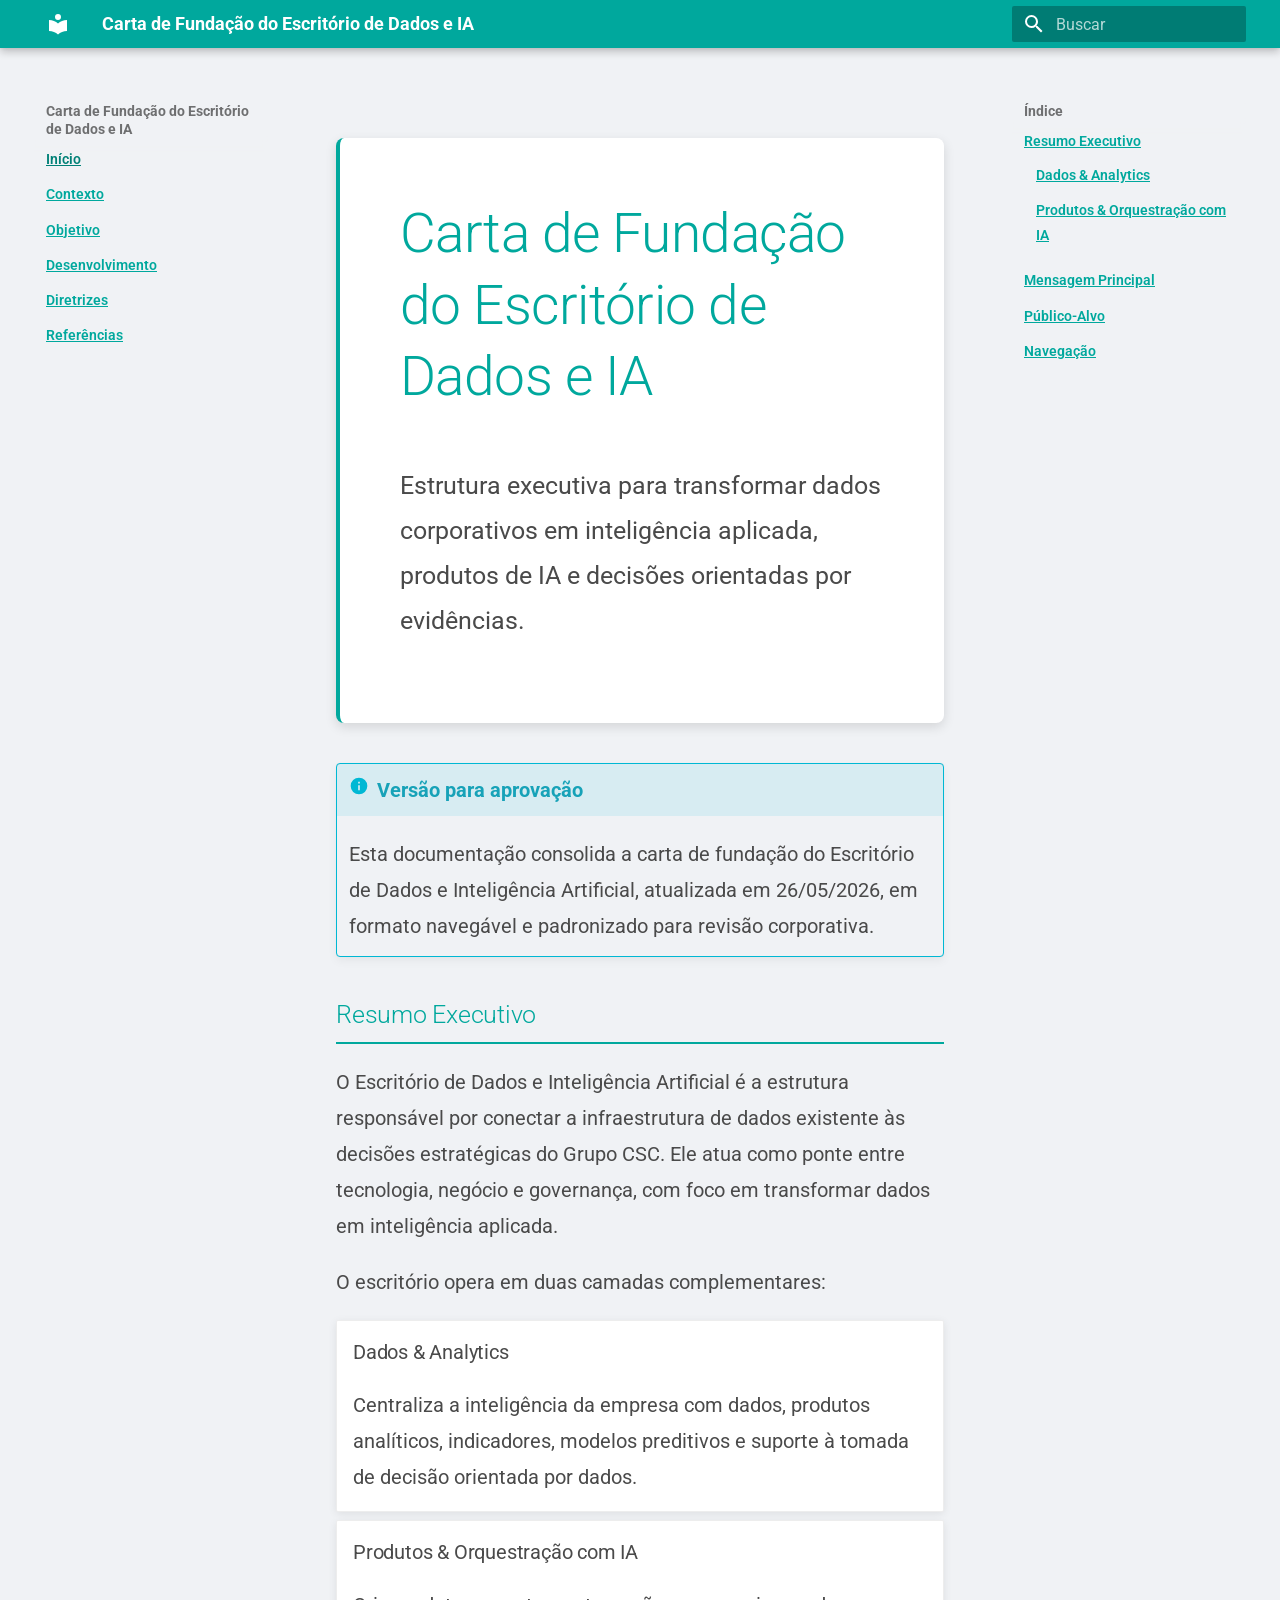
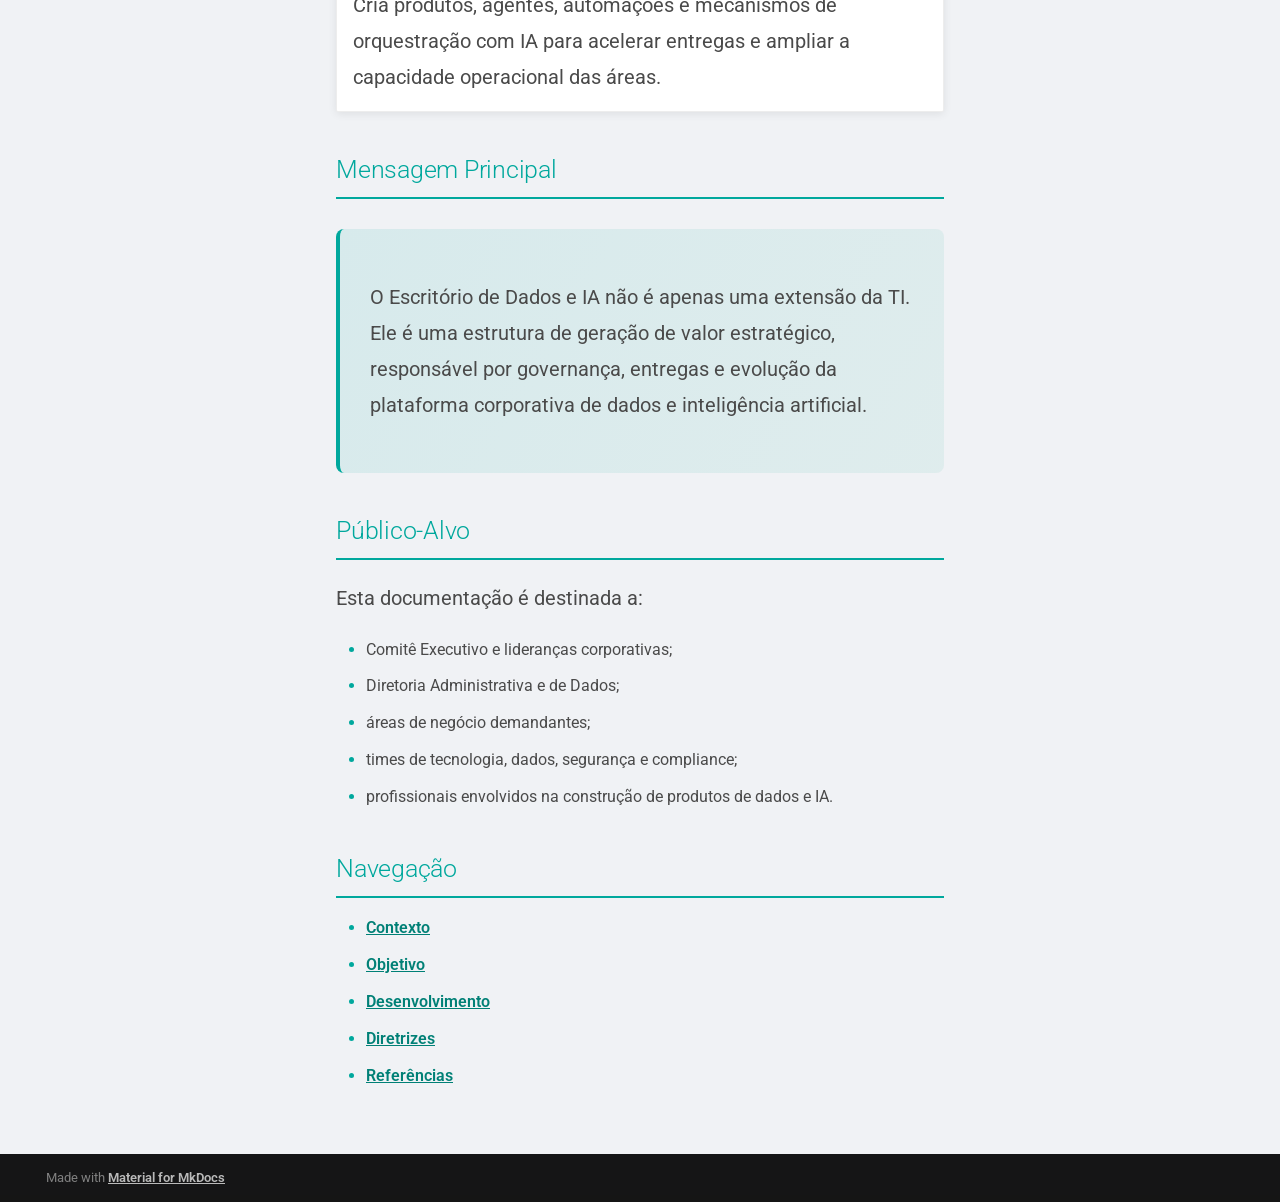
<file: index.html>
<!doctype html>
<html lang="pt" class="no-js">
  <head>
    
      <meta charset="utf-8">
      <meta name="viewport" content="width=device-width,initial-scale=1">
      
        <meta name="description" content="Documentação corporativa sobre a estrutura, modelo operacional e responsabilidades do Escritório de Dados e Inteligência Artificial do Grupo CSC.">
      
      
      
      
      
        <link rel="next" href="contexto/">
      
      
        
      
      
      <link rel="icon" href="assets/images/favicon.png">
      <meta name="generator" content="mkdocs-1.6.1, mkdocs-material-9.7.6">
    
    
      
        <title>Carta de Fundação do Escritório de Dados e IA</title>
      
    
    
      <link rel="stylesheet" href="assets/stylesheets/main.484c7ddc.min.css">
      
      


    
    
      
    
    
      
        
        
        <link rel="preconnect" href="https://fonts.gstatic.com" crossorigin>
        <link rel="stylesheet" href="https://fonts.googleapis.com/css?family=Roboto:300,300i,400,400i,700,700i%7CRoboto+Mono:400,400i,700,700i&display=fallback">
        <style>:root{--md-text-font:"Roboto";--md-code-font:"Roboto Mono"}</style>
      
    
    
      <link rel="stylesheet" href="stylesheets/extra.css">
    
    <script>__md_scope=new URL(".",location),__md_hash=e=>[...e].reduce(((e,_)=>(e<<5)-e+_.charCodeAt(0)),0),__md_get=(e,_=localStorage,t=__md_scope)=>JSON.parse(_.getItem(t.pathname+"."+e)),__md_set=(e,_,t=localStorage,a=__md_scope)=>{try{t.setItem(a.pathname+"."+e,JSON.stringify(_))}catch(e){}}</script>
    
      

    
    
  </head>
  
  
    <body dir="ltr">
  
    
    <input class="md-toggle" data-md-toggle="drawer" type="checkbox" id="__drawer" autocomplete="off">
    <input class="md-toggle" data-md-toggle="search" type="checkbox" id="__search" autocomplete="off">
    <label class="md-overlay" for="__drawer"></label>
    <div data-md-component="skip">
      
        
        <a href="#resumo-executivo" class="md-skip">
          Pular para conteúdo
        </a>
      
    </div>
    <div data-md-component="announce">
      
    </div>
    
    
      

  

<header class="md-header md-header--shadow" data-md-component="header">
  <nav class="md-header__inner md-grid" aria-label="Cabeçalho">
    <a href="." title="Carta de Fundação do Escritório de Dados e IA" class="md-header__button md-logo" aria-label="Carta de Fundação do Escritório de Dados e IA" data-md-component="logo">
      
  
  <svg xmlns="http://www.w3.org/2000/svg" viewBox="0 0 24 24"><path d="M12 8a3 3 0 0 0 3-3 3 3 0 0 0-3-3 3 3 0 0 0-3 3 3 3 0 0 0 3 3m0 3.54C9.64 9.35 6.5 8 3 8v11c3.5 0 6.64 1.35 9 3.54 2.36-2.19 5.5-3.54 9-3.54V8c-3.5 0-6.64 1.35-9 3.54"/></svg>

    </a>
    <label class="md-header__button md-icon" for="__drawer">
      
      <svg xmlns="http://www.w3.org/2000/svg" viewBox="0 0 24 24"><path d="M3 6h18v2H3zm0 5h18v2H3zm0 5h18v2H3z"/></svg>
    </label>
    <div class="md-header__title" data-md-component="header-title">
      <div class="md-header__ellipsis">
        <div class="md-header__topic">
          <span class="md-ellipsis">
            Carta de Fundação do Escritório de Dados e IA
          </span>
        </div>
        <div class="md-header__topic" data-md-component="header-topic">
          <span class="md-ellipsis">
            
              Início
            
          </span>
        </div>
      </div>
    </div>
    
    
      <script>var palette=__md_get("__palette");if(palette&&palette.color){if("(prefers-color-scheme)"===palette.color.media){var media=matchMedia("(prefers-color-scheme: light)"),input=document.querySelector(media.matches?"[data-md-color-media='(prefers-color-scheme: light)']":"[data-md-color-media='(prefers-color-scheme: dark)']");palette.color.media=input.getAttribute("data-md-color-media"),palette.color.scheme=input.getAttribute("data-md-color-scheme"),palette.color.primary=input.getAttribute("data-md-color-primary"),palette.color.accent=input.getAttribute("data-md-color-accent")}for(var[key,value]of Object.entries(palette.color))document.body.setAttribute("data-md-color-"+key,value)}</script>
    
    
    
      
      
        <label class="md-header__button md-icon" for="__search">
          
          <svg xmlns="http://www.w3.org/2000/svg" viewBox="0 0 24 24"><path d="M9.5 3A6.5 6.5 0 0 1 16 9.5c0 1.61-.59 3.09-1.56 4.23l.27.27h.79l5 5-1.5 1.5-5-5v-.79l-.27-.27A6.52 6.52 0 0 1 9.5 16 6.5 6.5 0 0 1 3 9.5 6.5 6.5 0 0 1 9.5 3m0 2C7 5 5 7 5 9.5S7 14 9.5 14 14 12 14 9.5 12 5 9.5 5"/></svg>
        </label>
        <div class="md-search" data-md-component="search" role="dialog">
  <label class="md-search__overlay" for="__search"></label>
  <div class="md-search__inner" role="search">
    <form class="md-search__form" name="search">
      <input type="text" class="md-search__input" name="query" aria-label="Buscar" placeholder="Buscar" autocapitalize="off" autocorrect="off" autocomplete="off" spellcheck="false" data-md-component="search-query" required>
      <label class="md-search__icon md-icon" for="__search">
        
        <svg xmlns="http://www.w3.org/2000/svg" viewBox="0 0 24 24"><path d="M9.5 3A6.5 6.5 0 0 1 16 9.5c0 1.61-.59 3.09-1.56 4.23l.27.27h.79l5 5-1.5 1.5-5-5v-.79l-.27-.27A6.52 6.52 0 0 1 9.5 16 6.5 6.5 0 0 1 3 9.5 6.5 6.5 0 0 1 9.5 3m0 2C7 5 5 7 5 9.5S7 14 9.5 14 14 12 14 9.5 12 5 9.5 5"/></svg>
        
        <svg xmlns="http://www.w3.org/2000/svg" viewBox="0 0 24 24"><path d="M20 11v2H8l5.5 5.5-1.42 1.42L4.16 12l7.92-7.92L13.5 5.5 8 11z"/></svg>
      </label>
      <nav class="md-search__options" aria-label="Pesquisar">
        
        <button type="reset" class="md-search__icon md-icon" title="Limpar" aria-label="Limpar" tabindex="-1">
          
          <svg xmlns="http://www.w3.org/2000/svg" viewBox="0 0 24 24"><path d="M19 6.41 17.59 5 12 10.59 6.41 5 5 6.41 10.59 12 5 17.59 6.41 19 12 13.41 17.59 19 19 17.59 13.41 12z"/></svg>
        </button>
      </nav>
      
    </form>
    <div class="md-search__output">
      <div class="md-search__scrollwrap" tabindex="0" data-md-scrollfix>
        <div class="md-search-result" data-md-component="search-result">
          <div class="md-search-result__meta">
            Inicializando busca
          </div>
          <ol class="md-search-result__list" role="presentation"></ol>
        </div>
      </div>
    </div>
  </div>
</div>
      
    
    
  </nav>
  
</header>
    
    <div class="md-container" data-md-component="container">
      
      
        
          
        
      
      <main class="md-main" data-md-component="main">
        <div class="md-main__inner md-grid">
          
            
              
              <div class="md-sidebar md-sidebar--primary" data-md-component="sidebar" data-md-type="navigation" >
                <div class="md-sidebar__scrollwrap">
                  <div class="md-sidebar__inner">
                    



<nav class="md-nav md-nav--primary" aria-label="Navegação" data-md-level="0">
  <label class="md-nav__title" for="__drawer">
    <a href="." title="Carta de Fundação do Escritório de Dados e IA" class="md-nav__button md-logo" aria-label="Carta de Fundação do Escritório de Dados e IA" data-md-component="logo">
      
  
  <svg xmlns="http://www.w3.org/2000/svg" viewBox="0 0 24 24"><path d="M12 8a3 3 0 0 0 3-3 3 3 0 0 0-3-3 3 3 0 0 0-3 3 3 3 0 0 0 3 3m0 3.54C9.64 9.35 6.5 8 3 8v11c3.5 0 6.64 1.35 9 3.54 2.36-2.19 5.5-3.54 9-3.54V8c-3.5 0-6.64 1.35-9 3.54"/></svg>

    </a>
    Carta de Fundação do Escritório de Dados e IA
  </label>
  
  <ul class="md-nav__list" data-md-scrollfix>
    
      
      
  
  
    
  
  
  
    <li class="md-nav__item md-nav__item--active">
      
      <input class="md-nav__toggle md-toggle" type="checkbox" id="__toc">
      
      
      
        <label class="md-nav__link md-nav__link--active" for="__toc">
          
  
  
  <span class="md-ellipsis">
    
  
    Início
  

    
  </span>
  
  

          <span class="md-nav__icon md-icon"></span>
        </label>
      
      <a href="." class="md-nav__link md-nav__link--active">
        
  
  
  <span class="md-ellipsis">
    
  
    Início
  

    
  </span>
  
  

      </a>
      
        

<nav class="md-nav md-nav--secondary" aria-label="Índice">
  
  
  
  
    <label class="md-nav__title" for="__toc">
      <span class="md-nav__icon md-icon"></span>
      Índice
    </label>
    <ul class="md-nav__list" data-md-component="toc" data-md-scrollfix>
      
        <li class="md-nav__item">
  <a href="#resumo-executivo" class="md-nav__link">
    <span class="md-ellipsis">
      
        Resumo Executivo
      
    </span>
  </a>
  
    <nav class="md-nav" aria-label="Resumo Executivo">
      <ul class="md-nav__list">
        
          <li class="md-nav__item">
  <a href="#dados-analytics" class="md-nav__link">
    <span class="md-ellipsis">
      
        Dados &amp; Analytics
      
    </span>
  </a>
  
</li>
        
          <li class="md-nav__item">
  <a href="#produtos-orquestracao-com-ia" class="md-nav__link">
    <span class="md-ellipsis">
      
        Produtos &amp; Orquestração com IA
      
    </span>
  </a>
  
</li>
        
      </ul>
    </nav>
  
</li>
      
        <li class="md-nav__item">
  <a href="#mensagem-principal" class="md-nav__link">
    <span class="md-ellipsis">
      
        Mensagem Principal
      
    </span>
  </a>
  
</li>
      
        <li class="md-nav__item">
  <a href="#publico-alvo" class="md-nav__link">
    <span class="md-ellipsis">
      
        Público-Alvo
      
    </span>
  </a>
  
</li>
      
        <li class="md-nav__item">
  <a href="#navegacao" class="md-nav__link">
    <span class="md-ellipsis">
      
        Navegação
      
    </span>
  </a>
  
</li>
      
    </ul>
  
</nav>
      
    </li>
  

    
      
      
  
  
  
  
    <li class="md-nav__item">
      <a href="contexto/" class="md-nav__link">
        
  
  
  <span class="md-ellipsis">
    
  
    Contexto
  

    
  </span>
  
  

      </a>
    </li>
  

    
      
      
  
  
  
  
    <li class="md-nav__item">
      <a href="objetivo/" class="md-nav__link">
        
  
  
  <span class="md-ellipsis">
    
  
    Objetivo
  

    
  </span>
  
  

      </a>
    </li>
  

    
      
      
  
  
  
  
    <li class="md-nav__item">
      <a href="desenvolvimento/" class="md-nav__link">
        
  
  
  <span class="md-ellipsis">
    
  
    Desenvolvimento
  

    
  </span>
  
  

      </a>
    </li>
  

    
      
      
  
  
  
  
    <li class="md-nav__item">
      <a href="diretrizes/" class="md-nav__link">
        
  
  
  <span class="md-ellipsis">
    
  
    Diretrizes
  

    
  </span>
  
  

      </a>
    </li>
  

    
      
      
  
  
  
  
    <li class="md-nav__item">
      <a href="referencias/" class="md-nav__link">
        
  
  
  <span class="md-ellipsis">
    
  
    Referências
  

    
  </span>
  
  

      </a>
    </li>
  

    
  </ul>
</nav>
                  </div>
                </div>
              </div>
            
            
              
              <div class="md-sidebar md-sidebar--secondary" data-md-component="sidebar" data-md-type="toc" >
                <div class="md-sidebar__scrollwrap">
                  <div class="md-sidebar__inner">
                    

<nav class="md-nav md-nav--secondary" aria-label="Índice">
  
  
  
  
    <label class="md-nav__title" for="__toc">
      <span class="md-nav__icon md-icon"></span>
      Índice
    </label>
    <ul class="md-nav__list" data-md-component="toc" data-md-scrollfix>
      
        <li class="md-nav__item">
  <a href="#resumo-executivo" class="md-nav__link">
    <span class="md-ellipsis">
      
        Resumo Executivo
      
    </span>
  </a>
  
    <nav class="md-nav" aria-label="Resumo Executivo">
      <ul class="md-nav__list">
        
          <li class="md-nav__item">
  <a href="#dados-analytics" class="md-nav__link">
    <span class="md-ellipsis">
      
        Dados &amp; Analytics
      
    </span>
  </a>
  
</li>
        
          <li class="md-nav__item">
  <a href="#produtos-orquestracao-com-ia" class="md-nav__link">
    <span class="md-ellipsis">
      
        Produtos &amp; Orquestração com IA
      
    </span>
  </a>
  
</li>
        
      </ul>
    </nav>
  
</li>
      
        <li class="md-nav__item">
  <a href="#mensagem-principal" class="md-nav__link">
    <span class="md-ellipsis">
      
        Mensagem Principal
      
    </span>
  </a>
  
</li>
      
        <li class="md-nav__item">
  <a href="#publico-alvo" class="md-nav__link">
    <span class="md-ellipsis">
      
        Público-Alvo
      
    </span>
  </a>
  
</li>
      
        <li class="md-nav__item">
  <a href="#navegacao" class="md-nav__link">
    <span class="md-ellipsis">
      
        Navegação
      
    </span>
  </a>
  
</li>
      
    </ul>
  
</nav>
                  </div>
                </div>
              </div>
            
          
          
            <div class="md-content" data-md-component="content">
              
              <article class="md-content__inner md-typeset">
                
                  



<div class="hero">
  <h1>Carta de Fundação do Escritório de Dados e IA</h1>
  <p class="hero-subtitle">Estrutura executiva para transformar dados corporativos em inteligência aplicada, produtos de IA e decisões orientadas por evidências.</p>
</div>

<div class="admonition info">
<p class="admonition-title">Versão para aprovação</p>
<p>Esta documentação consolida a carta de fundação do Escritório de Dados e Inteligência Artificial, atualizada em 26/05/2026, em formato navegável e padronizado para revisão corporativa.</p>
</div>
<h2 id="resumo-executivo">Resumo Executivo</h2>
<p>O Escritório de Dados e Inteligência Artificial é a estrutura responsável por conectar a infraestrutura de dados existente às decisões estratégicas do Grupo CSC. Ele atua como ponte entre tecnologia, negócio e governança, com foco em transformar dados em inteligência aplicada.</p>
<p>O escritório opera em duas camadas complementares:</p>
<div class="grid grid-2">
<div class="card">
<h3 id="dados-analytics">Dados &amp; Analytics</h3>
<p>Centraliza a inteligência da empresa com dados, produtos analíticos, indicadores, modelos preditivos e suporte à tomada de decisão orientada por dados.</p>
</div>
<div class="card">
<h3 id="produtos-orquestracao-com-ia">Produtos &amp; Orquestração com IA</h3>
<p>Cria produtos, agentes, automações e mecanismos de orquestração com IA para acelerar entregas e ampliar a capacidade operacional das áreas.</p>
</div>
</div>
<h2 id="mensagem-principal">Mensagem Principal</h2>
<div class="presentation-highlight">
<p>O Escritório de Dados e IA não é apenas uma extensão da TI. Ele é uma estrutura de geração de valor estratégico, responsável por governança, entregas e evolução da plataforma corporativa de dados e inteligência artificial.</p>
</div>
<h2 id="publico-alvo">Público-Alvo</h2>
<p>Esta documentação é destinada a:</p>
<ul>
<li>Comitê Executivo e lideranças corporativas;</li>
<li>Diretoria Administrativa e de Dados;</li>
<li>áreas de negócio demandantes;</li>
<li>times de tecnologia, dados, segurança e compliance;</li>
<li>profissionais envolvidos na construção de produtos de dados e IA.</li>
</ul>
<h2 id="navegacao">Navegação</h2>
<ul>
<li><a href="contexto/">Contexto</a></li>
<li><a href="objetivo/">Objetivo</a></li>
<li><a href="desenvolvimento/">Desenvolvimento</a></li>
<li><a href="diretrizes/">Diretrizes</a></li>
<li><a href="referencias/">Referências</a></li>
</ul>












                
              </article>
            </div>
          
          
<script>var target=document.getElementById(location.hash.slice(1));target&&target.name&&(target.checked=target.name.startsWith("__tabbed_"))</script>
        </div>
        
      </main>
      
        <footer class="md-footer">
  
  <div class="md-footer-meta md-typeset">
    <div class="md-footer-meta__inner md-grid">
      <div class="md-copyright">
  
  
    Made with
    <a href="https://squidfunk.github.io/mkdocs-material/" target="_blank" rel="noopener">
      Material for MkDocs
    </a>
  
</div>
      
    </div>
  </div>
</footer>
      
    </div>
    <div class="md-dialog" data-md-component="dialog">
      <div class="md-dialog__inner md-typeset"></div>
    </div>
    
    
    
      
      
      <script id="__config" type="application/json">{"annotate": null, "base": ".", "features": [], "search": "assets/javascripts/workers/search.2c215733.min.js", "tags": null, "translations": {"clipboard.copied": "Copiado para \u00e1rea de transfer\u00eancia", "clipboard.copy": "Copiar para \u00e1rea de transfer\u00eancia", "search.result.more.one": "mais 1 nesta p\u00e1gina", "search.result.more.other": "# mais nesta p\u00e1gina", "search.result.none": "Nenhum documento encontrado", "search.result.one": "1 documento encontrado", "search.result.other": "# documentos encontrados", "search.result.placeholder": "Digite para iniciar a busca", "search.result.term.missing": "Ausente", "select.version": "Selecione a vers\u00e3o"}, "version": null}</script>
    
    
      <script src="assets/javascripts/bundle.79ae519e.min.js"></script>
      
    
  </body>
</html>
</file>
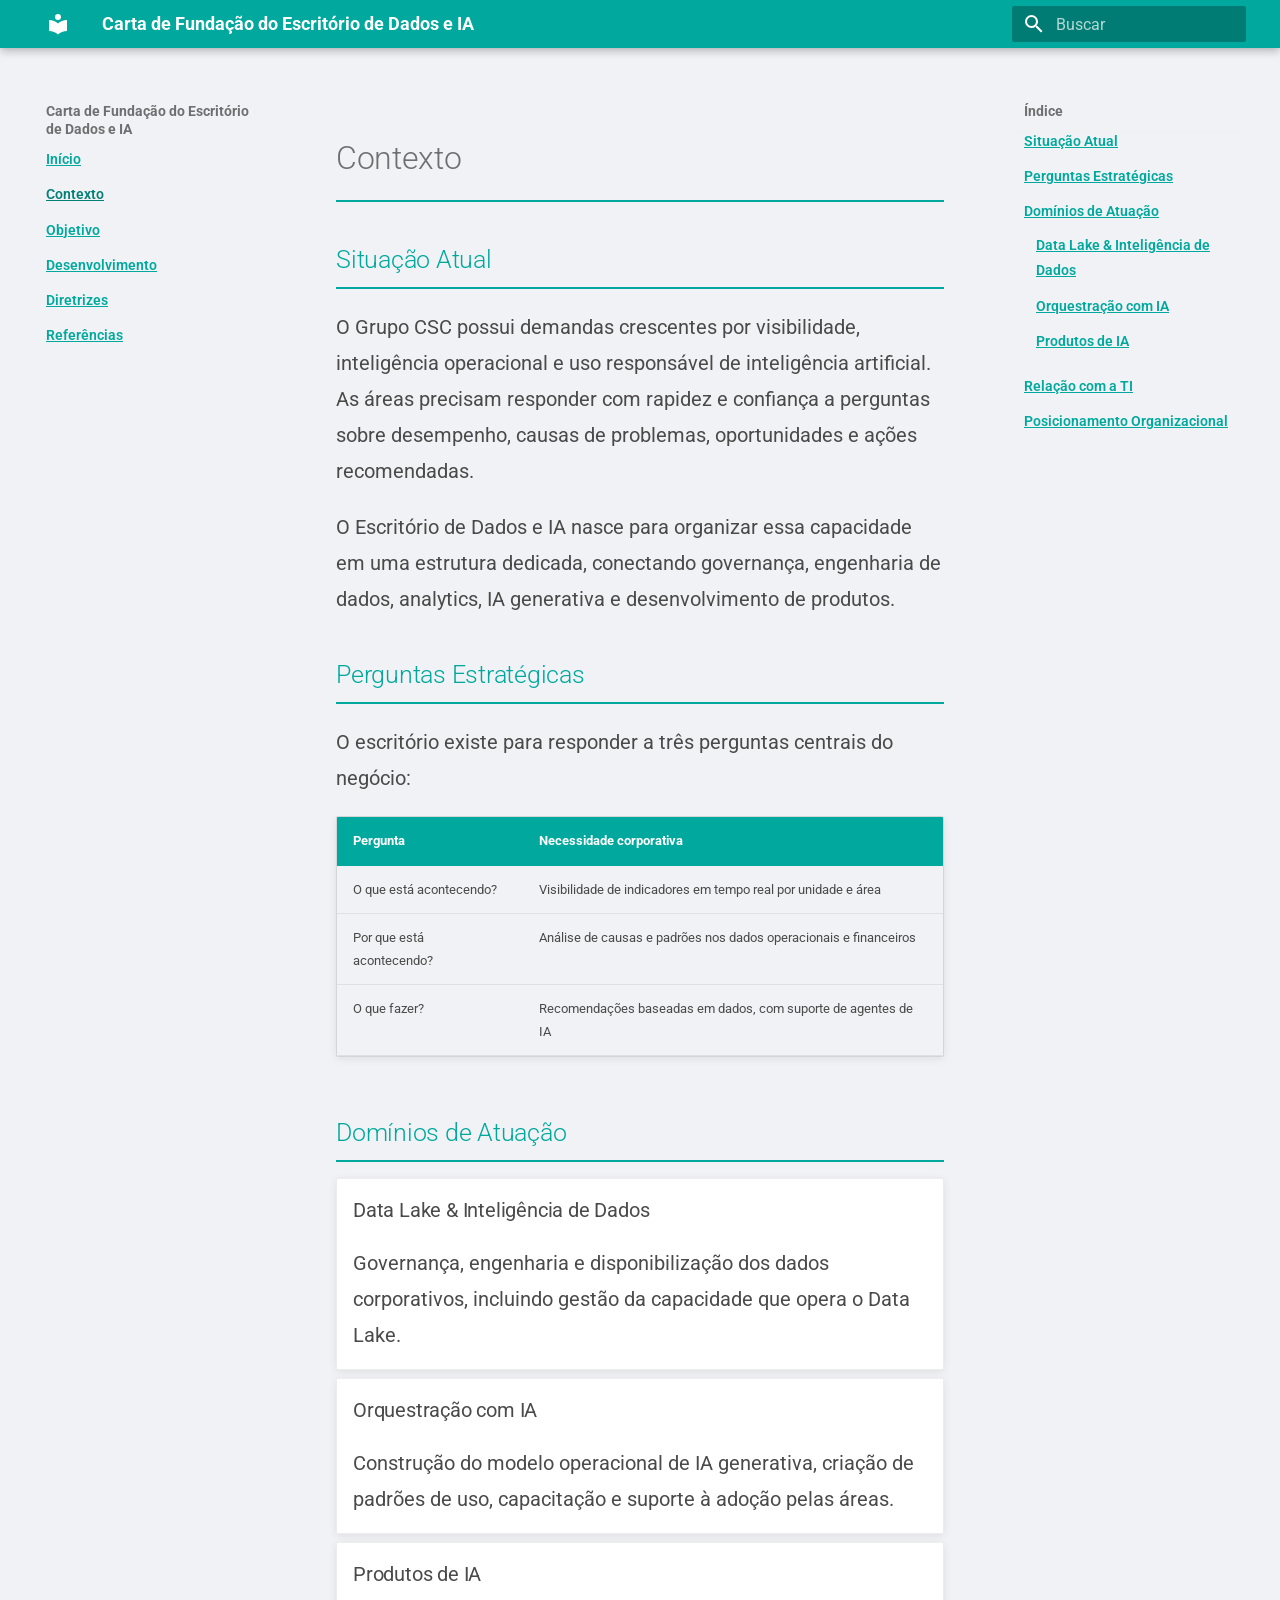
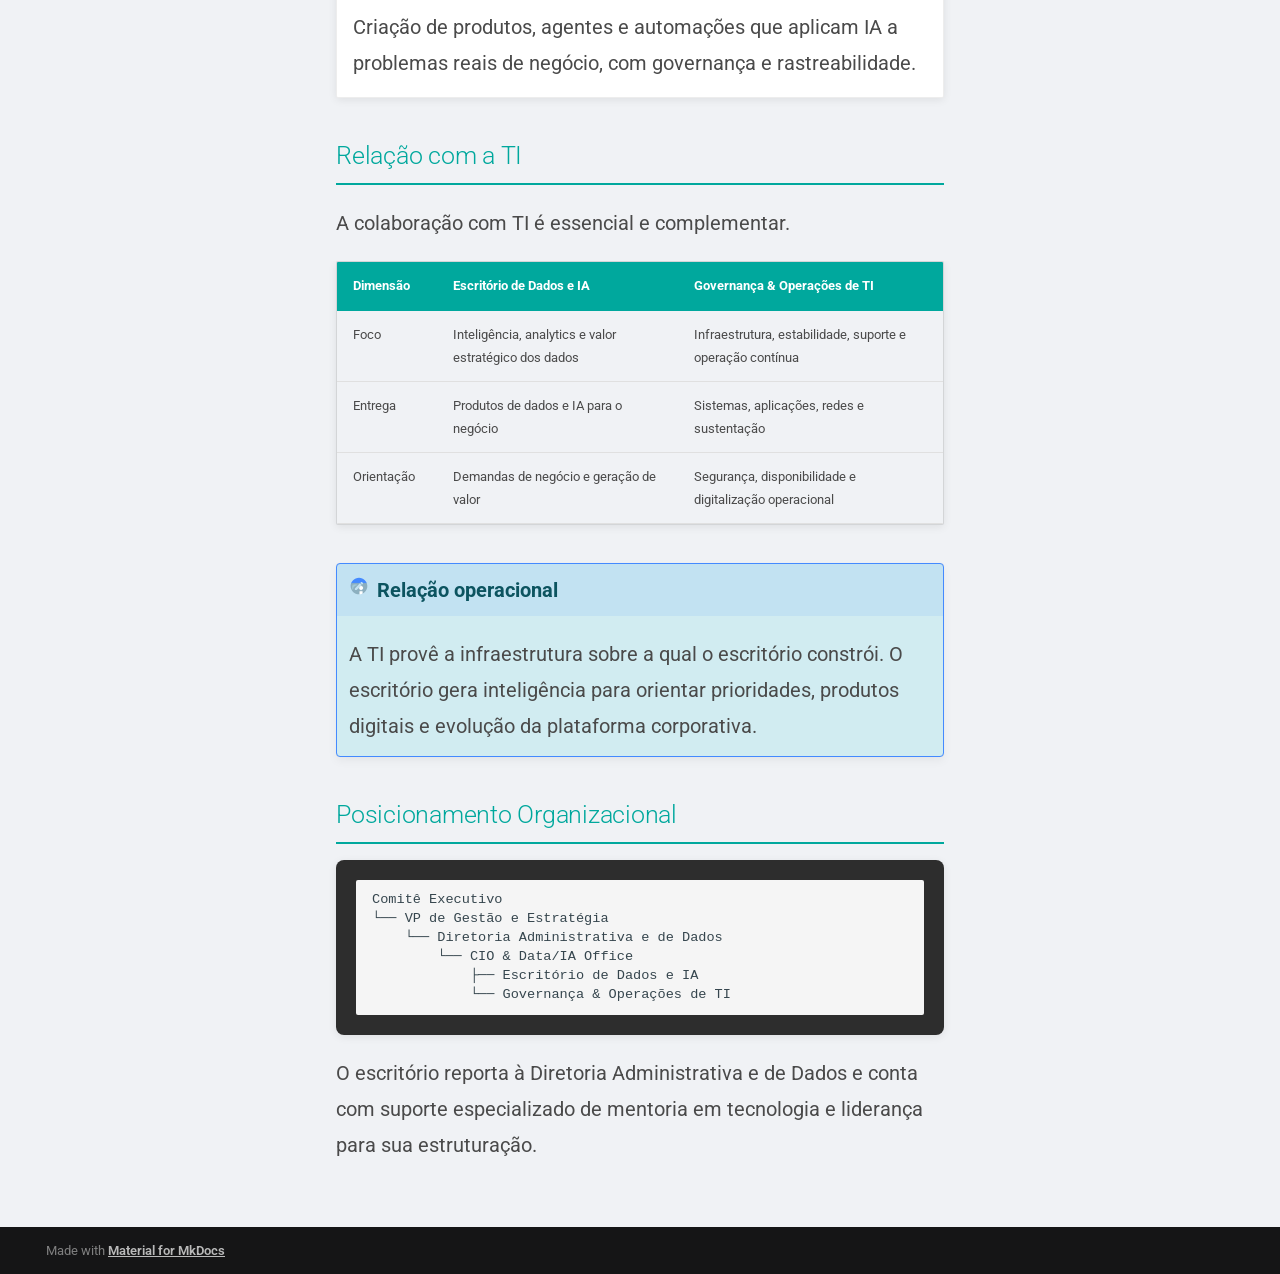
<file: contexto/index.html>
<!doctype html>
<html lang="pt" class="no-js">
  <head>
    
      <meta charset="utf-8">
      <meta name="viewport" content="width=device-width,initial-scale=1">
      
        <meta name="description" content="Documentação corporativa sobre a estrutura, modelo operacional e responsabilidades do Escritório de Dados e Inteligência Artificial do Grupo CSC.">
      
      
      
      
        <link rel="prev" href="..">
      
      
        <link rel="next" href="../objetivo/">
      
      
        
      
      
      <link rel="icon" href="../assets/images/favicon.png">
      <meta name="generator" content="mkdocs-1.6.1, mkdocs-material-9.7.6">
    
    
      
        <title>Contexto - Carta de Fundação do Escritório de Dados e IA</title>
      
    
    
      <link rel="stylesheet" href="../assets/stylesheets/main.484c7ddc.min.css">
      
      


    
    
      
    
    
      
        
        
        <link rel="preconnect" href="https://fonts.gstatic.com" crossorigin>
        <link rel="stylesheet" href="https://fonts.googleapis.com/css?family=Roboto:300,300i,400,400i,700,700i%7CRoboto+Mono:400,400i,700,700i&display=fallback">
        <style>:root{--md-text-font:"Roboto";--md-code-font:"Roboto Mono"}</style>
      
    
    
      <link rel="stylesheet" href="../stylesheets/extra.css">
    
    <script>__md_scope=new URL("..",location),__md_hash=e=>[...e].reduce(((e,_)=>(e<<5)-e+_.charCodeAt(0)),0),__md_get=(e,_=localStorage,t=__md_scope)=>JSON.parse(_.getItem(t.pathname+"."+e)),__md_set=(e,_,t=localStorage,a=__md_scope)=>{try{t.setItem(a.pathname+"."+e,JSON.stringify(_))}catch(e){}}</script>
    
      

    
    
  </head>
  
  
    <body dir="ltr">
  
    
    <input class="md-toggle" data-md-toggle="drawer" type="checkbox" id="__drawer" autocomplete="off">
    <input class="md-toggle" data-md-toggle="search" type="checkbox" id="__search" autocomplete="off">
    <label class="md-overlay" for="__drawer"></label>
    <div data-md-component="skip">
      
        
        <a href="#contexto" class="md-skip">
          Pular para conteúdo
        </a>
      
    </div>
    <div data-md-component="announce">
      
    </div>
    
    
      

  

<header class="md-header md-header--shadow" data-md-component="header">
  <nav class="md-header__inner md-grid" aria-label="Cabeçalho">
    <a href=".." title="Carta de Fundação do Escritório de Dados e IA" class="md-header__button md-logo" aria-label="Carta de Fundação do Escritório de Dados e IA" data-md-component="logo">
      
  
  <svg xmlns="http://www.w3.org/2000/svg" viewBox="0 0 24 24"><path d="M12 8a3 3 0 0 0 3-3 3 3 0 0 0-3-3 3 3 0 0 0-3 3 3 3 0 0 0 3 3m0 3.54C9.64 9.35 6.5 8 3 8v11c3.5 0 6.64 1.35 9 3.54 2.36-2.19 5.5-3.54 9-3.54V8c-3.5 0-6.64 1.35-9 3.54"/></svg>

    </a>
    <label class="md-header__button md-icon" for="__drawer">
      
      <svg xmlns="http://www.w3.org/2000/svg" viewBox="0 0 24 24"><path d="M3 6h18v2H3zm0 5h18v2H3zm0 5h18v2H3z"/></svg>
    </label>
    <div class="md-header__title" data-md-component="header-title">
      <div class="md-header__ellipsis">
        <div class="md-header__topic">
          <span class="md-ellipsis">
            Carta de Fundação do Escritório de Dados e IA
          </span>
        </div>
        <div class="md-header__topic" data-md-component="header-topic">
          <span class="md-ellipsis">
            
              Contexto
            
          </span>
        </div>
      </div>
    </div>
    
    
      <script>var palette=__md_get("__palette");if(palette&&palette.color){if("(prefers-color-scheme)"===palette.color.media){var media=matchMedia("(prefers-color-scheme: light)"),input=document.querySelector(media.matches?"[data-md-color-media='(prefers-color-scheme: light)']":"[data-md-color-media='(prefers-color-scheme: dark)']");palette.color.media=input.getAttribute("data-md-color-media"),palette.color.scheme=input.getAttribute("data-md-color-scheme"),palette.color.primary=input.getAttribute("data-md-color-primary"),palette.color.accent=input.getAttribute("data-md-color-accent")}for(var[key,value]of Object.entries(palette.color))document.body.setAttribute("data-md-color-"+key,value)}</script>
    
    
    
      
      
        <label class="md-header__button md-icon" for="__search">
          
          <svg xmlns="http://www.w3.org/2000/svg" viewBox="0 0 24 24"><path d="M9.5 3A6.5 6.5 0 0 1 16 9.5c0 1.61-.59 3.09-1.56 4.23l.27.27h.79l5 5-1.5 1.5-5-5v-.79l-.27-.27A6.52 6.52 0 0 1 9.5 16 6.5 6.5 0 0 1 3 9.5 6.5 6.5 0 0 1 9.5 3m0 2C7 5 5 7 5 9.5S7 14 9.5 14 14 12 14 9.5 12 5 9.5 5"/></svg>
        </label>
        <div class="md-search" data-md-component="search" role="dialog">
  <label class="md-search__overlay" for="__search"></label>
  <div class="md-search__inner" role="search">
    <form class="md-search__form" name="search">
      <input type="text" class="md-search__input" name="query" aria-label="Buscar" placeholder="Buscar" autocapitalize="off" autocorrect="off" autocomplete="off" spellcheck="false" data-md-component="search-query" required>
      <label class="md-search__icon md-icon" for="__search">
        
        <svg xmlns="http://www.w3.org/2000/svg" viewBox="0 0 24 24"><path d="M9.5 3A6.5 6.5 0 0 1 16 9.5c0 1.61-.59 3.09-1.56 4.23l.27.27h.79l5 5-1.5 1.5-5-5v-.79l-.27-.27A6.52 6.52 0 0 1 9.5 16 6.5 6.5 0 0 1 3 9.5 6.5 6.5 0 0 1 9.5 3m0 2C7 5 5 7 5 9.5S7 14 9.5 14 14 12 14 9.5 12 5 9.5 5"/></svg>
        
        <svg xmlns="http://www.w3.org/2000/svg" viewBox="0 0 24 24"><path d="M20 11v2H8l5.5 5.5-1.42 1.42L4.16 12l7.92-7.92L13.5 5.5 8 11z"/></svg>
      </label>
      <nav class="md-search__options" aria-label="Pesquisar">
        
        <button type="reset" class="md-search__icon md-icon" title="Limpar" aria-label="Limpar" tabindex="-1">
          
          <svg xmlns="http://www.w3.org/2000/svg" viewBox="0 0 24 24"><path d="M19 6.41 17.59 5 12 10.59 6.41 5 5 6.41 10.59 12 5 17.59 6.41 19 12 13.41 17.59 19 19 17.59 13.41 12z"/></svg>
        </button>
      </nav>
      
    </form>
    <div class="md-search__output">
      <div class="md-search__scrollwrap" tabindex="0" data-md-scrollfix>
        <div class="md-search-result" data-md-component="search-result">
          <div class="md-search-result__meta">
            Inicializando busca
          </div>
          <ol class="md-search-result__list" role="presentation"></ol>
        </div>
      </div>
    </div>
  </div>
</div>
      
    
    
  </nav>
  
</header>
    
    <div class="md-container" data-md-component="container">
      
      
        
          
        
      
      <main class="md-main" data-md-component="main">
        <div class="md-main__inner md-grid">
          
            
              
              <div class="md-sidebar md-sidebar--primary" data-md-component="sidebar" data-md-type="navigation" >
                <div class="md-sidebar__scrollwrap">
                  <div class="md-sidebar__inner">
                    



<nav class="md-nav md-nav--primary" aria-label="Navegação" data-md-level="0">
  <label class="md-nav__title" for="__drawer">
    <a href=".." title="Carta de Fundação do Escritório de Dados e IA" class="md-nav__button md-logo" aria-label="Carta de Fundação do Escritório de Dados e IA" data-md-component="logo">
      
  
  <svg xmlns="http://www.w3.org/2000/svg" viewBox="0 0 24 24"><path d="M12 8a3 3 0 0 0 3-3 3 3 0 0 0-3-3 3 3 0 0 0-3 3 3 3 0 0 0 3 3m0 3.54C9.64 9.35 6.5 8 3 8v11c3.5 0 6.64 1.35 9 3.54 2.36-2.19 5.5-3.54 9-3.54V8c-3.5 0-6.64 1.35-9 3.54"/></svg>

    </a>
    Carta de Fundação do Escritório de Dados e IA
  </label>
  
  <ul class="md-nav__list" data-md-scrollfix>
    
      
      
  
  
  
  
    <li class="md-nav__item">
      <a href=".." class="md-nav__link">
        
  
  
  <span class="md-ellipsis">
    
  
    Início
  

    
  </span>
  
  

      </a>
    </li>
  

    
      
      
  
  
    
  
  
  
    <li class="md-nav__item md-nav__item--active">
      
      <input class="md-nav__toggle md-toggle" type="checkbox" id="__toc">
      
      
        
      
      
        <label class="md-nav__link md-nav__link--active" for="__toc">
          
  
  
  <span class="md-ellipsis">
    
  
    Contexto
  

    
  </span>
  
  

          <span class="md-nav__icon md-icon"></span>
        </label>
      
      <a href="./" class="md-nav__link md-nav__link--active">
        
  
  
  <span class="md-ellipsis">
    
  
    Contexto
  

    
  </span>
  
  

      </a>
      
        

<nav class="md-nav md-nav--secondary" aria-label="Índice">
  
  
  
    
  
  
    <label class="md-nav__title" for="__toc">
      <span class="md-nav__icon md-icon"></span>
      Índice
    </label>
    <ul class="md-nav__list" data-md-component="toc" data-md-scrollfix>
      
        <li class="md-nav__item">
  <a href="#situacao-atual" class="md-nav__link">
    <span class="md-ellipsis">
      
        Situação Atual
      
    </span>
  </a>
  
</li>
      
        <li class="md-nav__item">
  <a href="#perguntas-estrategicas" class="md-nav__link">
    <span class="md-ellipsis">
      
        Perguntas Estratégicas
      
    </span>
  </a>
  
</li>
      
        <li class="md-nav__item">
  <a href="#dominios-de-atuacao" class="md-nav__link">
    <span class="md-ellipsis">
      
        Domínios de Atuação
      
    </span>
  </a>
  
    <nav class="md-nav" aria-label="Domínios de Atuação">
      <ul class="md-nav__list">
        
          <li class="md-nav__item">
  <a href="#data-lake-inteligencia-de-dados" class="md-nav__link">
    <span class="md-ellipsis">
      
        Data Lake &amp; Inteligência de Dados
      
    </span>
  </a>
  
</li>
        
          <li class="md-nav__item">
  <a href="#orquestracao-com-ia" class="md-nav__link">
    <span class="md-ellipsis">
      
        Orquestração com IA
      
    </span>
  </a>
  
</li>
        
          <li class="md-nav__item">
  <a href="#produtos-de-ia" class="md-nav__link">
    <span class="md-ellipsis">
      
        Produtos de IA
      
    </span>
  </a>
  
</li>
        
      </ul>
    </nav>
  
</li>
      
        <li class="md-nav__item">
  <a href="#relacao-com-a-ti" class="md-nav__link">
    <span class="md-ellipsis">
      
        Relação com a TI
      
    </span>
  </a>
  
</li>
      
        <li class="md-nav__item">
  <a href="#posicionamento-organizacional" class="md-nav__link">
    <span class="md-ellipsis">
      
        Posicionamento Organizacional
      
    </span>
  </a>
  
</li>
      
    </ul>
  
</nav>
      
    </li>
  

    
      
      
  
  
  
  
    <li class="md-nav__item">
      <a href="../objetivo/" class="md-nav__link">
        
  
  
  <span class="md-ellipsis">
    
  
    Objetivo
  

    
  </span>
  
  

      </a>
    </li>
  

    
      
      
  
  
  
  
    <li class="md-nav__item">
      <a href="../desenvolvimento/" class="md-nav__link">
        
  
  
  <span class="md-ellipsis">
    
  
    Desenvolvimento
  

    
  </span>
  
  

      </a>
    </li>
  

    
      
      
  
  
  
  
    <li class="md-nav__item">
      <a href="../diretrizes/" class="md-nav__link">
        
  
  
  <span class="md-ellipsis">
    
  
    Diretrizes
  

    
  </span>
  
  

      </a>
    </li>
  

    
      
      
  
  
  
  
    <li class="md-nav__item">
      <a href="../referencias/" class="md-nav__link">
        
  
  
  <span class="md-ellipsis">
    
  
    Referências
  

    
  </span>
  
  

      </a>
    </li>
  

    
  </ul>
</nav>
                  </div>
                </div>
              </div>
            
            
              
              <div class="md-sidebar md-sidebar--secondary" data-md-component="sidebar" data-md-type="toc" >
                <div class="md-sidebar__scrollwrap">
                  <div class="md-sidebar__inner">
                    

<nav class="md-nav md-nav--secondary" aria-label="Índice">
  
  
  
    
  
  
    <label class="md-nav__title" for="__toc">
      <span class="md-nav__icon md-icon"></span>
      Índice
    </label>
    <ul class="md-nav__list" data-md-component="toc" data-md-scrollfix>
      
        <li class="md-nav__item">
  <a href="#situacao-atual" class="md-nav__link">
    <span class="md-ellipsis">
      
        Situação Atual
      
    </span>
  </a>
  
</li>
      
        <li class="md-nav__item">
  <a href="#perguntas-estrategicas" class="md-nav__link">
    <span class="md-ellipsis">
      
        Perguntas Estratégicas
      
    </span>
  </a>
  
</li>
      
        <li class="md-nav__item">
  <a href="#dominios-de-atuacao" class="md-nav__link">
    <span class="md-ellipsis">
      
        Domínios de Atuação
      
    </span>
  </a>
  
    <nav class="md-nav" aria-label="Domínios de Atuação">
      <ul class="md-nav__list">
        
          <li class="md-nav__item">
  <a href="#data-lake-inteligencia-de-dados" class="md-nav__link">
    <span class="md-ellipsis">
      
        Data Lake &amp; Inteligência de Dados
      
    </span>
  </a>
  
</li>
        
          <li class="md-nav__item">
  <a href="#orquestracao-com-ia" class="md-nav__link">
    <span class="md-ellipsis">
      
        Orquestração com IA
      
    </span>
  </a>
  
</li>
        
          <li class="md-nav__item">
  <a href="#produtos-de-ia" class="md-nav__link">
    <span class="md-ellipsis">
      
        Produtos de IA
      
    </span>
  </a>
  
</li>
        
      </ul>
    </nav>
  
</li>
      
        <li class="md-nav__item">
  <a href="#relacao-com-a-ti" class="md-nav__link">
    <span class="md-ellipsis">
      
        Relação com a TI
      
    </span>
  </a>
  
</li>
      
        <li class="md-nav__item">
  <a href="#posicionamento-organizacional" class="md-nav__link">
    <span class="md-ellipsis">
      
        Posicionamento Organizacional
      
    </span>
  </a>
  
</li>
      
    </ul>
  
</nav>
                  </div>
                </div>
              </div>
            
          
          
            <div class="md-content" data-md-component="content">
              
              <article class="md-content__inner md-typeset">
                
                  



<h1 id="contexto">Contexto</h1>
<h2 id="situacao-atual">Situação Atual</h2>
<p>O Grupo CSC possui demandas crescentes por visibilidade, inteligência operacional e uso responsável de inteligência artificial. As áreas precisam responder com rapidez e confiança a perguntas sobre desempenho, causas de problemas, oportunidades e ações recomendadas.</p>
<p>O Escritório de Dados e IA nasce para organizar essa capacidade em uma estrutura dedicada, conectando governança, engenharia de dados, analytics, IA generativa e desenvolvimento de produtos.</p>
<h2 id="perguntas-estrategicas">Perguntas Estratégicas</h2>
<p>O escritório existe para responder a três perguntas centrais do negócio:</p>
<table>
<thead>
<tr>
<th>Pergunta</th>
<th>Necessidade corporativa</th>
</tr>
</thead>
<tbody>
<tr>
<td>O que está acontecendo?</td>
<td>Visibilidade de indicadores em tempo real por unidade e área</td>
</tr>
<tr>
<td>Por que está acontecendo?</td>
<td>Análise de causas e padrões nos dados operacionais e financeiros</td>
</tr>
<tr>
<td>O que fazer?</td>
<td>Recomendações baseadas em dados, com suporte de agentes de IA</td>
</tr>
</tbody>
</table>
<h2 id="dominios-de-atuacao">Domínios de Atuação</h2>
<div class="grid grid-3">
<div class="card">
<h3 id="data-lake-inteligencia-de-dados">Data Lake &amp; Inteligência de Dados</h3>
<p>Governança, engenharia e disponibilização dos dados corporativos, incluindo gestão da capacidade que opera o Data Lake.</p>
</div>
<div class="card">
<h3 id="orquestracao-com-ia">Orquestração com IA</h3>
<p>Construção do modelo operacional de IA generativa, criação de padrões de uso, capacitação e suporte à adoção pelas áreas.</p>
</div>
<div class="card">
<h3 id="produtos-de-ia">Produtos de IA</h3>
<p>Criação de produtos, agentes e automações que aplicam IA a problemas reais de negócio, com governança e rastreabilidade.</p>
</div>
</div>
<h2 id="relacao-com-a-ti">Relação com a TI</h2>
<p>A colaboração com TI é essencial e complementar.</p>
<table>
<thead>
<tr>
<th>Dimensão</th>
<th>Escritório de Dados e IA</th>
<th>Governança &amp; Operações de TI</th>
</tr>
</thead>
<tbody>
<tr>
<td>Foco</td>
<td>Inteligência, analytics e valor estratégico dos dados</td>
<td>Infraestrutura, estabilidade, suporte e operação contínua</td>
</tr>
<tr>
<td>Entrega</td>
<td>Produtos de dados e IA para o negócio</td>
<td>Sistemas, aplicações, redes e sustentação</td>
</tr>
<tr>
<td>Orientação</td>
<td>Demandas de negócio e geração de valor</td>
<td>Segurança, disponibilidade e digitalização operacional</td>
</tr>
</tbody>
</table>
<div class="admonition note">
<p class="admonition-title">Relação operacional</p>
<p>A TI provê a infraestrutura sobre a qual o escritório constrói. O escritório gera inteligência para orientar prioridades, produtos digitais e evolução da plataforma corporativa.</p>
</div>
<h2 id="posicionamento-organizacional">Posicionamento Organizacional</h2>
<div class="highlight"><pre><span></span><code>Comitê Executivo
└── VP de Gestão e Estratégia
    └── Diretoria Administrativa e de Dados
        └── CIO &amp; Data/IA Office
            ├── Escritório de Dados e IA
            └── Governança &amp; Operações de TI
</code></pre></div>
<p>O escritório reporta à Diretoria Administrativa e de Dados e conta com suporte especializado de mentoria em tecnologia e liderança para sua estruturação.</p>












                
              </article>
            </div>
          
          
<script>var target=document.getElementById(location.hash.slice(1));target&&target.name&&(target.checked=target.name.startsWith("__tabbed_"))</script>
        </div>
        
      </main>
      
        <footer class="md-footer">
  
  <div class="md-footer-meta md-typeset">
    <div class="md-footer-meta__inner md-grid">
      <div class="md-copyright">
  
  
    Made with
    <a href="https://squidfunk.github.io/mkdocs-material/" target="_blank" rel="noopener">
      Material for MkDocs
    </a>
  
</div>
      
    </div>
  </div>
</footer>
      
    </div>
    <div class="md-dialog" data-md-component="dialog">
      <div class="md-dialog__inner md-typeset"></div>
    </div>
    
    
    
      
      
      <script id="__config" type="application/json">{"annotate": null, "base": "..", "features": [], "search": "../assets/javascripts/workers/search.2c215733.min.js", "tags": null, "translations": {"clipboard.copied": "Copiado para \u00e1rea de transfer\u00eancia", "clipboard.copy": "Copiar para \u00e1rea de transfer\u00eancia", "search.result.more.one": "mais 1 nesta p\u00e1gina", "search.result.more.other": "# mais nesta p\u00e1gina", "search.result.none": "Nenhum documento encontrado", "search.result.one": "1 documento encontrado", "search.result.other": "# documentos encontrados", "search.result.placeholder": "Digite para iniciar a busca", "search.result.term.missing": "Ausente", "select.version": "Selecione a vers\u00e3o"}, "version": null}</script>
    
    
      <script src="../assets/javascripts/bundle.79ae519e.min.js"></script>
      
    
  </body>
</html>
</file>
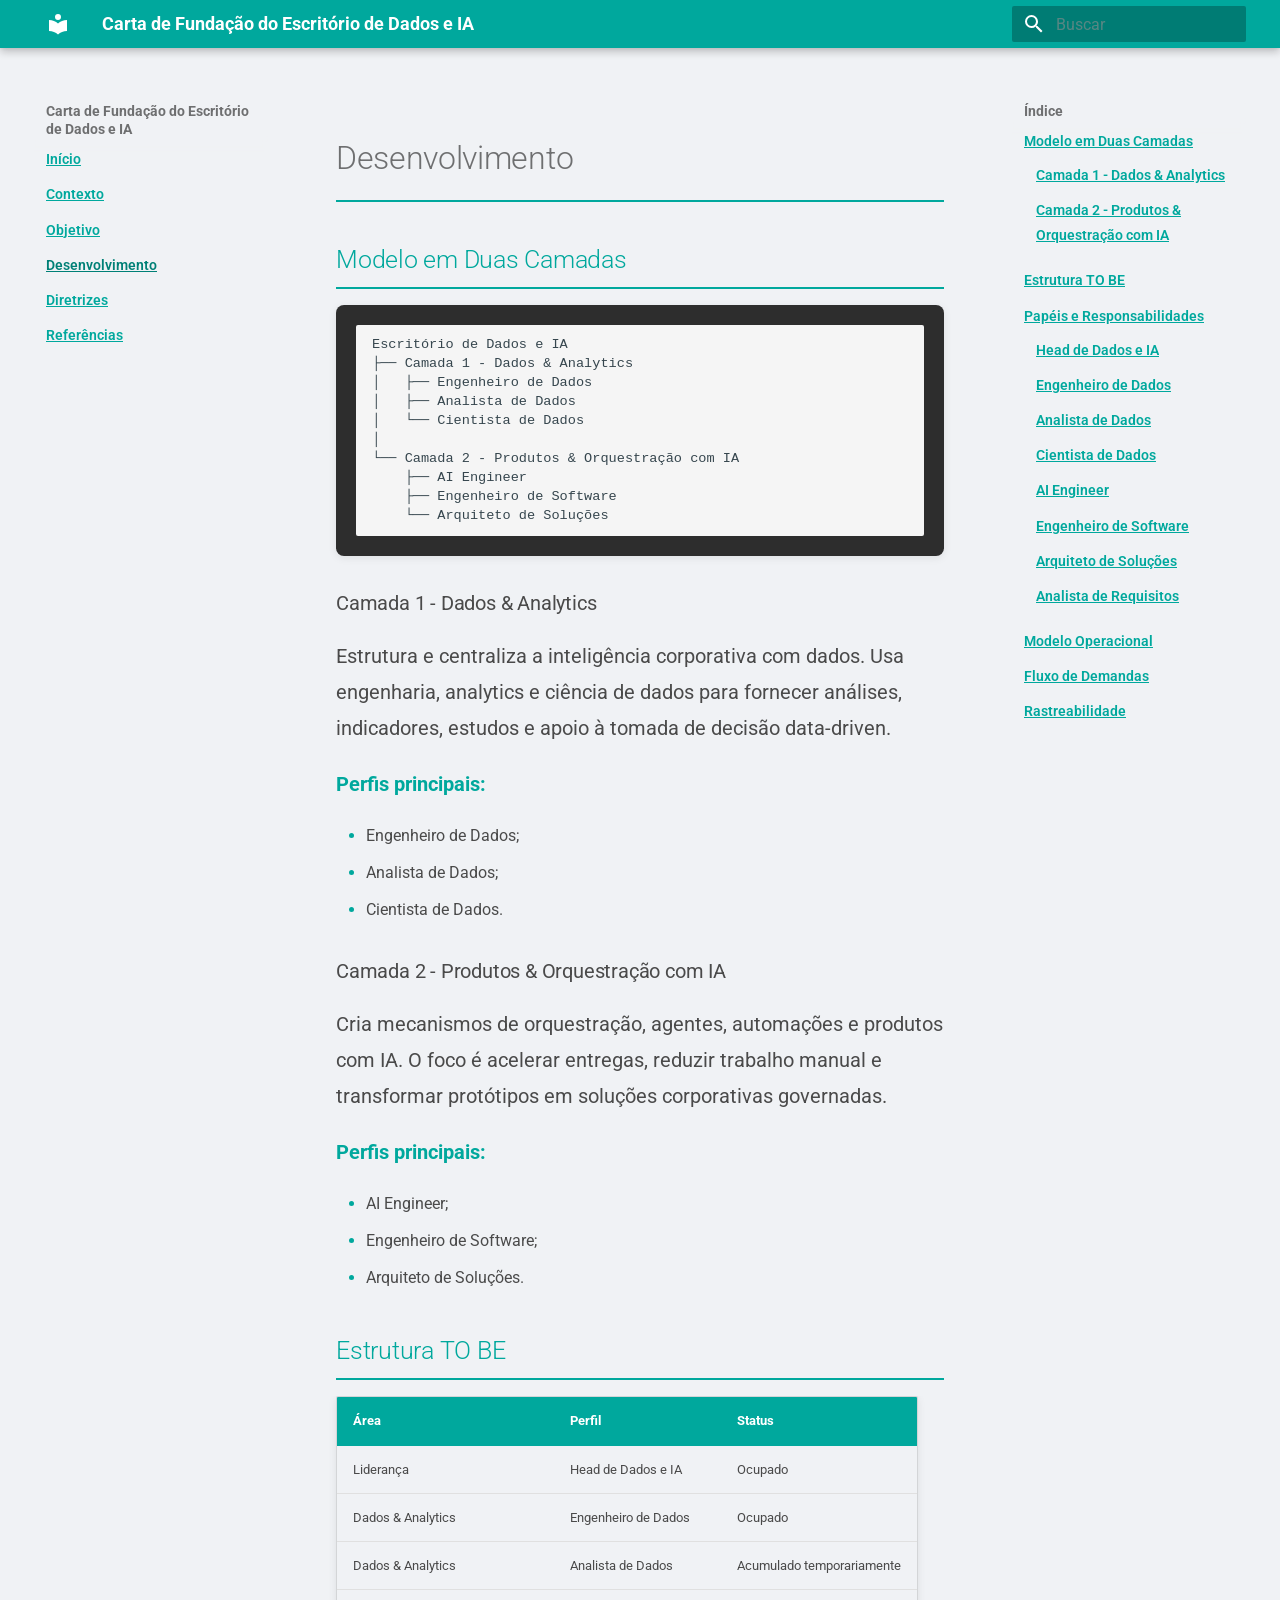
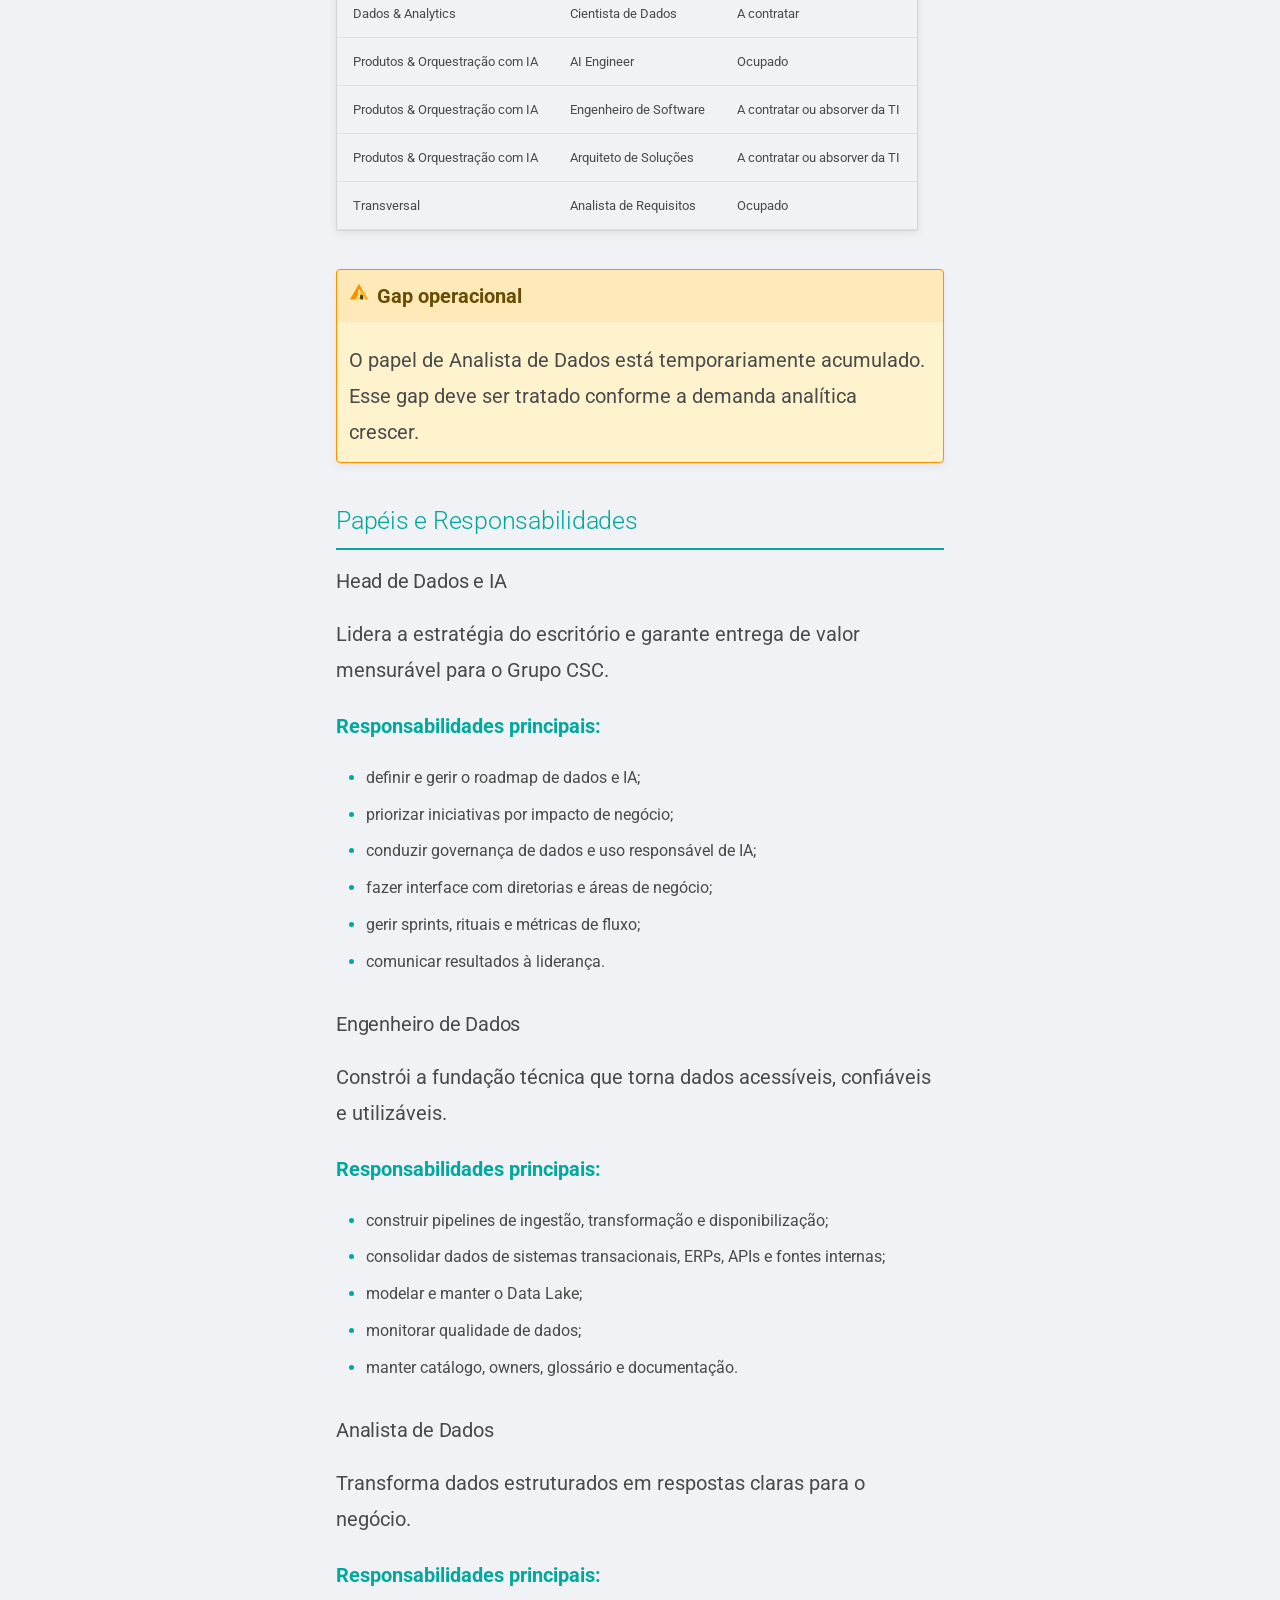
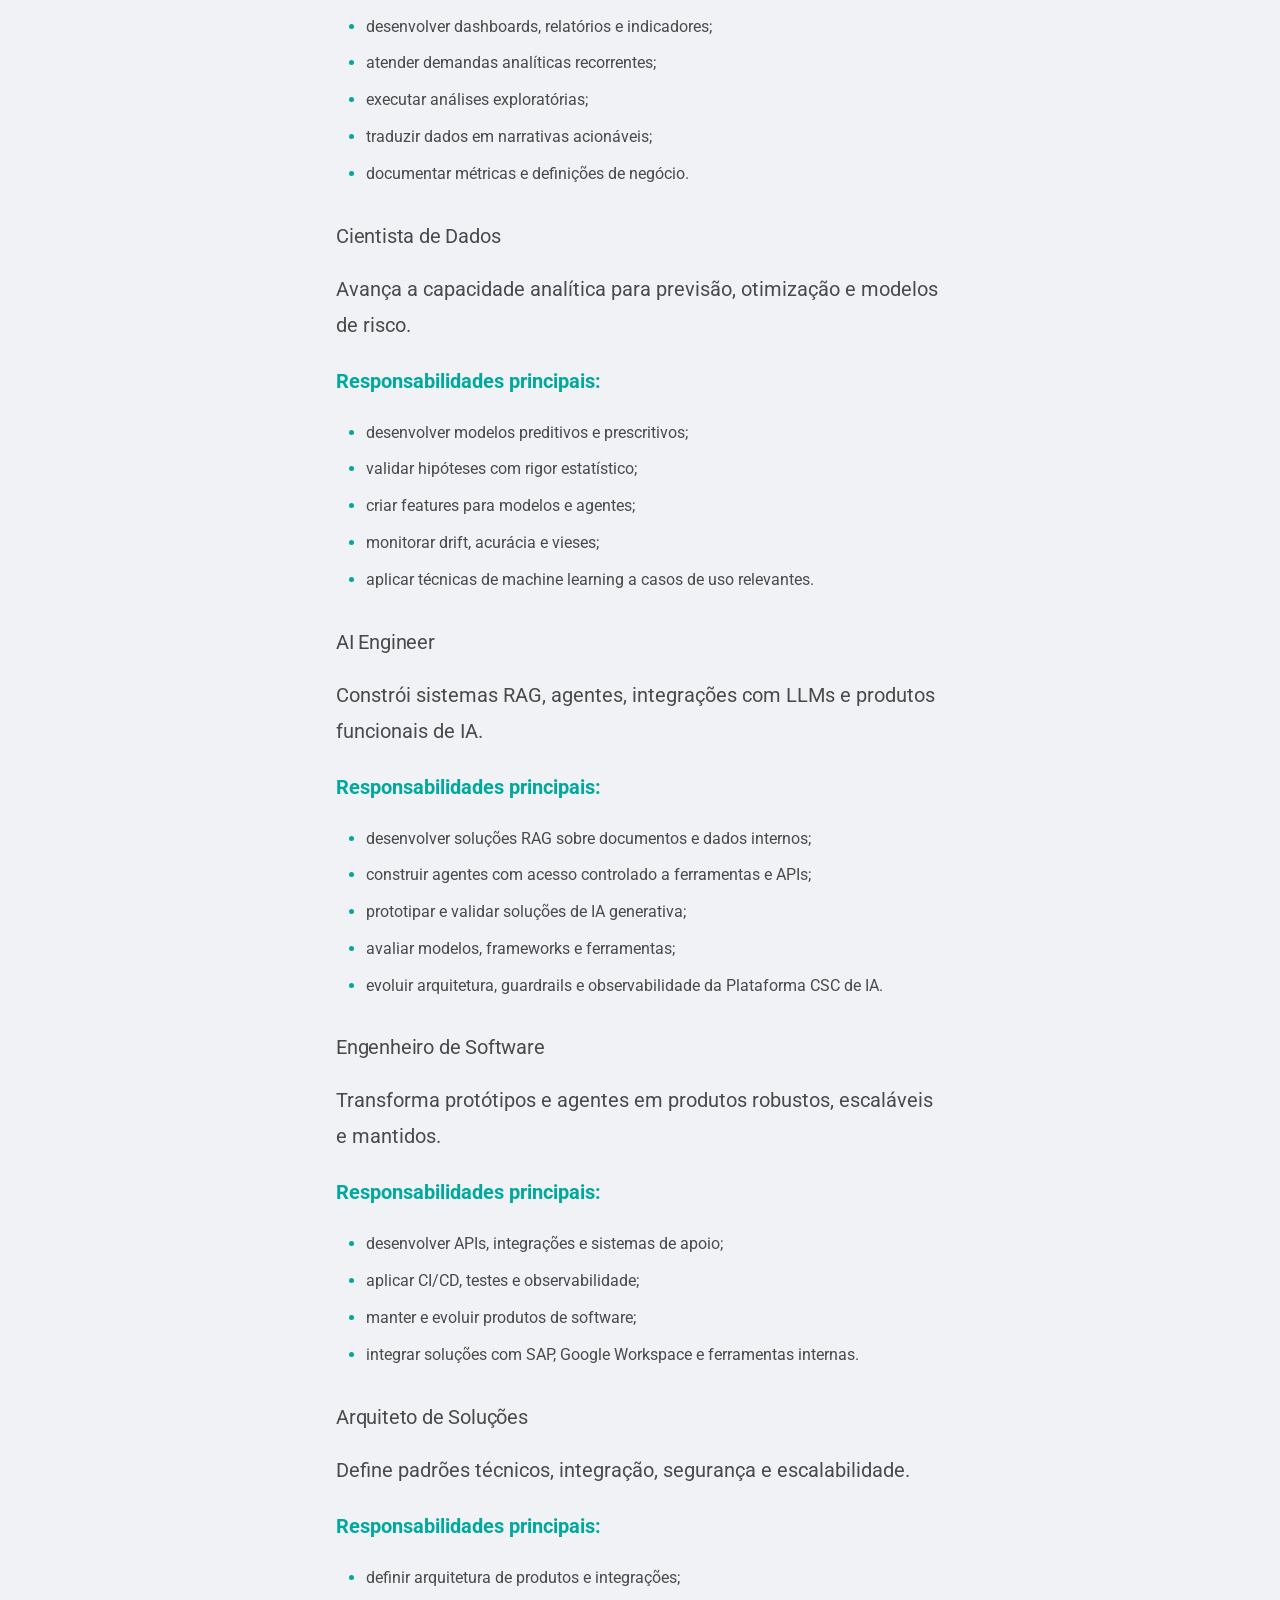
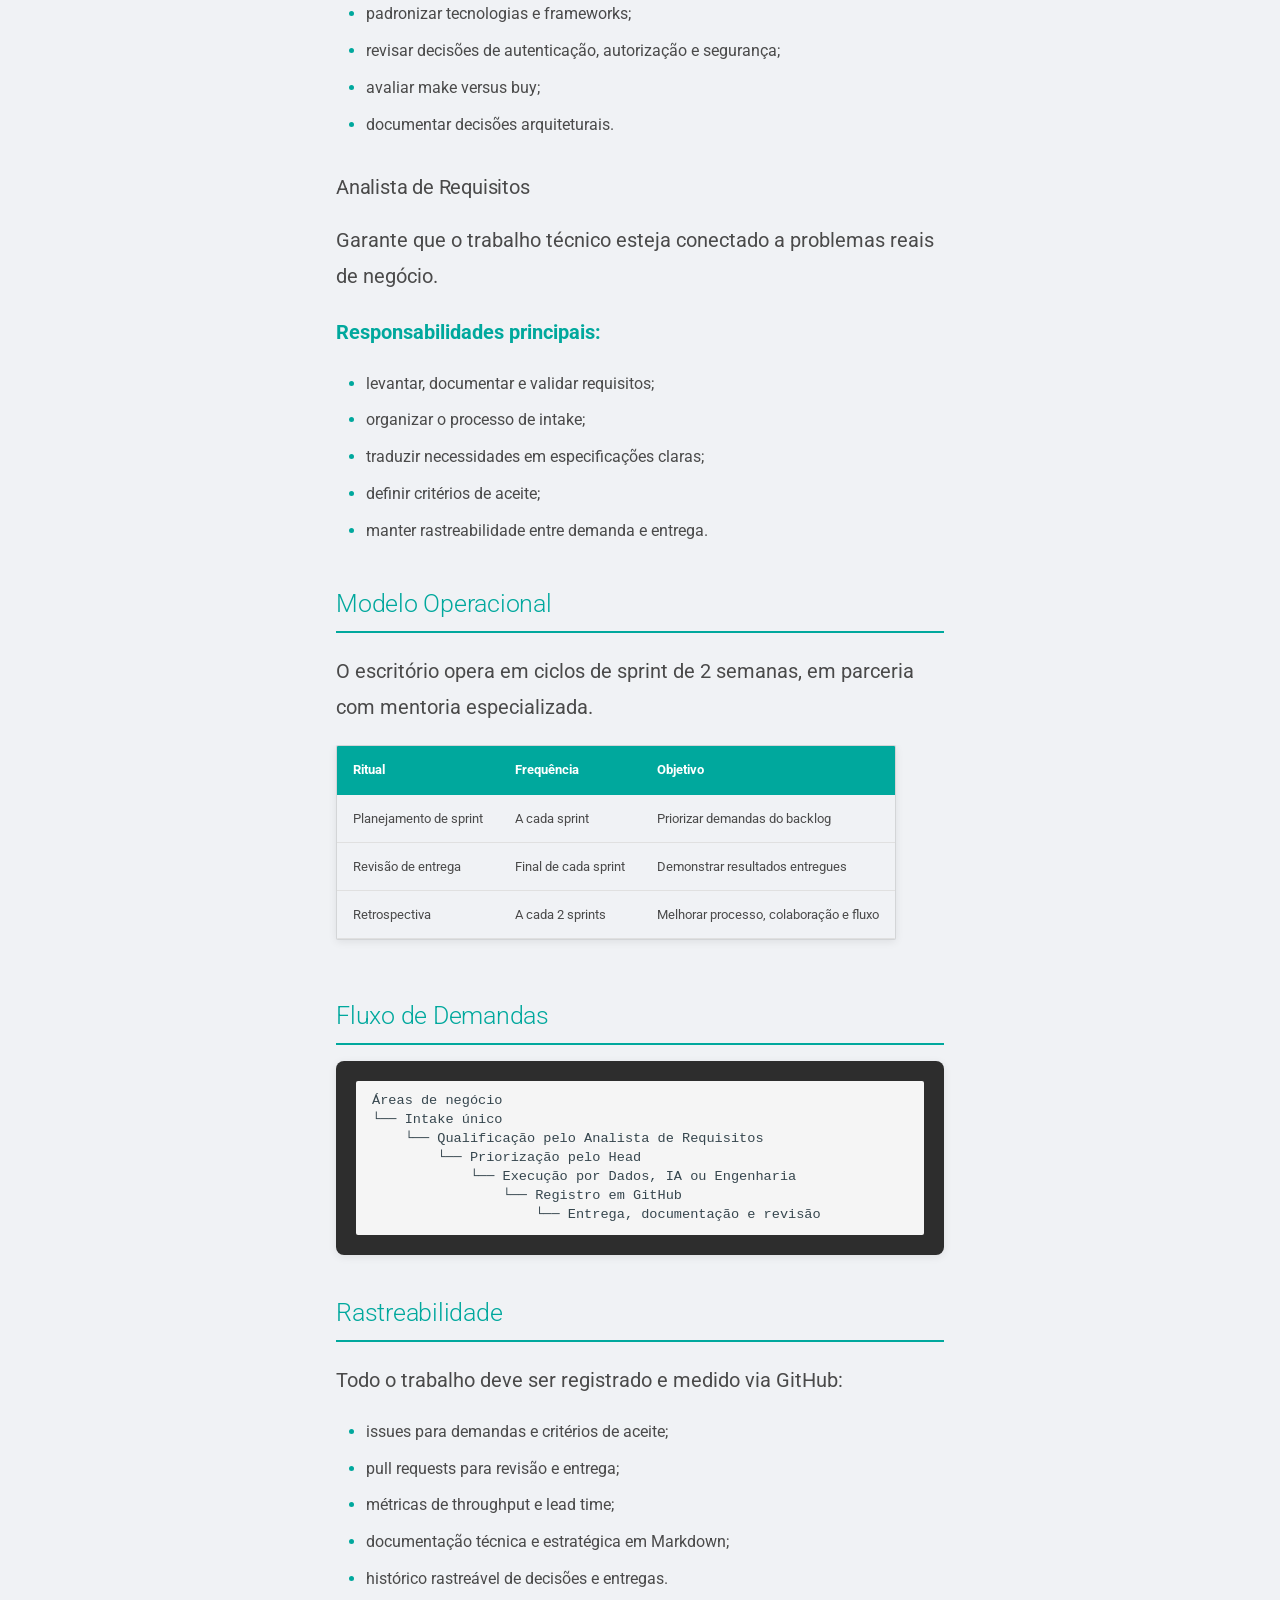
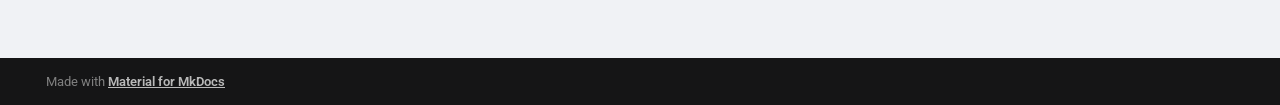
<file: desenvolvimento/index.html>
<!doctype html>
<html lang="pt" class="no-js">
  <head>
    
      <meta charset="utf-8">
      <meta name="viewport" content="width=device-width,initial-scale=1">
      
        <meta name="description" content="Documentação corporativa sobre a estrutura, modelo operacional e responsabilidades do Escritório de Dados e Inteligência Artificial do Grupo CSC.">
      
      
      
      
        <link rel="prev" href="../objetivo/">
      
      
        <link rel="next" href="../diretrizes/">
      
      
        
      
      
      <link rel="icon" href="../assets/images/favicon.png">
      <meta name="generator" content="mkdocs-1.6.1, mkdocs-material-9.7.6">
    
    
      
        <title>Desenvolvimento - Carta de Fundação do Escritório de Dados e IA</title>
      
    
    
      <link rel="stylesheet" href="../assets/stylesheets/main.484c7ddc.min.css">
      
      


    
    
      
    
    
      
        
        
        <link rel="preconnect" href="https://fonts.gstatic.com" crossorigin>
        <link rel="stylesheet" href="https://fonts.googleapis.com/css?family=Roboto:300,300i,400,400i,700,700i%7CRoboto+Mono:400,400i,700,700i&display=fallback">
        <style>:root{--md-text-font:"Roboto";--md-code-font:"Roboto Mono"}</style>
      
    
    
      <link rel="stylesheet" href="../stylesheets/extra.css">
    
    <script>__md_scope=new URL("..",location),__md_hash=e=>[...e].reduce(((e,_)=>(e<<5)-e+_.charCodeAt(0)),0),__md_get=(e,_=localStorage,t=__md_scope)=>JSON.parse(_.getItem(t.pathname+"."+e)),__md_set=(e,_,t=localStorage,a=__md_scope)=>{try{t.setItem(a.pathname+"."+e,JSON.stringify(_))}catch(e){}}</script>
    
      

    
    
  </head>
  
  
    <body dir="ltr">
  
    
    <input class="md-toggle" data-md-toggle="drawer" type="checkbox" id="__drawer" autocomplete="off">
    <input class="md-toggle" data-md-toggle="search" type="checkbox" id="__search" autocomplete="off">
    <label class="md-overlay" for="__drawer"></label>
    <div data-md-component="skip">
      
        
        <a href="#desenvolvimento" class="md-skip">
          Pular para conteúdo
        </a>
      
    </div>
    <div data-md-component="announce">
      
    </div>
    
    
      

  

<header class="md-header md-header--shadow" data-md-component="header">
  <nav class="md-header__inner md-grid" aria-label="Cabeçalho">
    <a href=".." title="Carta de Fundação do Escritório de Dados e IA" class="md-header__button md-logo" aria-label="Carta de Fundação do Escritório de Dados e IA" data-md-component="logo">
      
  
  <svg xmlns="http://www.w3.org/2000/svg" viewBox="0 0 24 24"><path d="M12 8a3 3 0 0 0 3-3 3 3 0 0 0-3-3 3 3 0 0 0-3 3 3 3 0 0 0 3 3m0 3.54C9.64 9.35 6.5 8 3 8v11c3.5 0 6.64 1.35 9 3.54 2.36-2.19 5.5-3.54 9-3.54V8c-3.5 0-6.64 1.35-9 3.54"/></svg>

    </a>
    <label class="md-header__button md-icon" for="__drawer">
      
      <svg xmlns="http://www.w3.org/2000/svg" viewBox="0 0 24 24"><path d="M3 6h18v2H3zm0 5h18v2H3zm0 5h18v2H3z"/></svg>
    </label>
    <div class="md-header__title" data-md-component="header-title">
      <div class="md-header__ellipsis">
        <div class="md-header__topic">
          <span class="md-ellipsis">
            Carta de Fundação do Escritório de Dados e IA
          </span>
        </div>
        <div class="md-header__topic" data-md-component="header-topic">
          <span class="md-ellipsis">
            
              Desenvolvimento
            
          </span>
        </div>
      </div>
    </div>
    
    
      <script>var palette=__md_get("__palette");if(palette&&palette.color){if("(prefers-color-scheme)"===palette.color.media){var media=matchMedia("(prefers-color-scheme: light)"),input=document.querySelector(media.matches?"[data-md-color-media='(prefers-color-scheme: light)']":"[data-md-color-media='(prefers-color-scheme: dark)']");palette.color.media=input.getAttribute("data-md-color-media"),palette.color.scheme=input.getAttribute("data-md-color-scheme"),palette.color.primary=input.getAttribute("data-md-color-primary"),palette.color.accent=input.getAttribute("data-md-color-accent")}for(var[key,value]of Object.entries(palette.color))document.body.setAttribute("data-md-color-"+key,value)}</script>
    
    
    
      
      
        <label class="md-header__button md-icon" for="__search">
          
          <svg xmlns="http://www.w3.org/2000/svg" viewBox="0 0 24 24"><path d="M9.5 3A6.5 6.5 0 0 1 16 9.5c0 1.61-.59 3.09-1.56 4.23l.27.27h.79l5 5-1.5 1.5-5-5v-.79l-.27-.27A6.52 6.52 0 0 1 9.5 16 6.5 6.5 0 0 1 3 9.5 6.5 6.5 0 0 1 9.5 3m0 2C7 5 5 7 5 9.5S7 14 9.5 14 14 12 14 9.5 12 5 9.5 5"/></svg>
        </label>
        <div class="md-search" data-md-component="search" role="dialog">
  <label class="md-search__overlay" for="__search"></label>
  <div class="md-search__inner" role="search">
    <form class="md-search__form" name="search">
      <input type="text" class="md-search__input" name="query" aria-label="Buscar" placeholder="Buscar" autocapitalize="off" autocorrect="off" autocomplete="off" spellcheck="false" data-md-component="search-query" required>
      <label class="md-search__icon md-icon" for="__search">
        
        <svg xmlns="http://www.w3.org/2000/svg" viewBox="0 0 24 24"><path d="M9.5 3A6.5 6.5 0 0 1 16 9.5c0 1.61-.59 3.09-1.56 4.23l.27.27h.79l5 5-1.5 1.5-5-5v-.79l-.27-.27A6.52 6.52 0 0 1 9.5 16 6.5 6.5 0 0 1 3 9.5 6.5 6.5 0 0 1 9.5 3m0 2C7 5 5 7 5 9.5S7 14 9.5 14 14 12 14 9.5 12 5 9.5 5"/></svg>
        
        <svg xmlns="http://www.w3.org/2000/svg" viewBox="0 0 24 24"><path d="M20 11v2H8l5.5 5.5-1.42 1.42L4.16 12l7.92-7.92L13.5 5.5 8 11z"/></svg>
      </label>
      <nav class="md-search__options" aria-label="Pesquisar">
        
        <button type="reset" class="md-search__icon md-icon" title="Limpar" aria-label="Limpar" tabindex="-1">
          
          <svg xmlns="http://www.w3.org/2000/svg" viewBox="0 0 24 24"><path d="M19 6.41 17.59 5 12 10.59 6.41 5 5 6.41 10.59 12 5 17.59 6.41 19 12 13.41 17.59 19 19 17.59 13.41 12z"/></svg>
        </button>
      </nav>
      
    </form>
    <div class="md-search__output">
      <div class="md-search__scrollwrap" tabindex="0" data-md-scrollfix>
        <div class="md-search-result" data-md-component="search-result">
          <div class="md-search-result__meta">
            Inicializando busca
          </div>
          <ol class="md-search-result__list" role="presentation"></ol>
        </div>
      </div>
    </div>
  </div>
</div>
      
    
    
  </nav>
  
</header>
    
    <div class="md-container" data-md-component="container">
      
      
        
          
        
      
      <main class="md-main" data-md-component="main">
        <div class="md-main__inner md-grid">
          
            
              
              <div class="md-sidebar md-sidebar--primary" data-md-component="sidebar" data-md-type="navigation" >
                <div class="md-sidebar__scrollwrap">
                  <div class="md-sidebar__inner">
                    



<nav class="md-nav md-nav--primary" aria-label="Navegação" data-md-level="0">
  <label class="md-nav__title" for="__drawer">
    <a href=".." title="Carta de Fundação do Escritório de Dados e IA" class="md-nav__button md-logo" aria-label="Carta de Fundação do Escritório de Dados e IA" data-md-component="logo">
      
  
  <svg xmlns="http://www.w3.org/2000/svg" viewBox="0 0 24 24"><path d="M12 8a3 3 0 0 0 3-3 3 3 0 0 0-3-3 3 3 0 0 0-3 3 3 3 0 0 0 3 3m0 3.54C9.64 9.35 6.5 8 3 8v11c3.5 0 6.64 1.35 9 3.54 2.36-2.19 5.5-3.54 9-3.54V8c-3.5 0-6.64 1.35-9 3.54"/></svg>

    </a>
    Carta de Fundação do Escritório de Dados e IA
  </label>
  
  <ul class="md-nav__list" data-md-scrollfix>
    
      
      
  
  
  
  
    <li class="md-nav__item">
      <a href=".." class="md-nav__link">
        
  
  
  <span class="md-ellipsis">
    
  
    Início
  

    
  </span>
  
  

      </a>
    </li>
  

    
      
      
  
  
  
  
    <li class="md-nav__item">
      <a href="../contexto/" class="md-nav__link">
        
  
  
  <span class="md-ellipsis">
    
  
    Contexto
  

    
  </span>
  
  

      </a>
    </li>
  

    
      
      
  
  
  
  
    <li class="md-nav__item">
      <a href="../objetivo/" class="md-nav__link">
        
  
  
  <span class="md-ellipsis">
    
  
    Objetivo
  

    
  </span>
  
  

      </a>
    </li>
  

    
      
      
  
  
    
  
  
  
    <li class="md-nav__item md-nav__item--active">
      
      <input class="md-nav__toggle md-toggle" type="checkbox" id="__toc">
      
      
        
      
      
        <label class="md-nav__link md-nav__link--active" for="__toc">
          
  
  
  <span class="md-ellipsis">
    
  
    Desenvolvimento
  

    
  </span>
  
  

          <span class="md-nav__icon md-icon"></span>
        </label>
      
      <a href="./" class="md-nav__link md-nav__link--active">
        
  
  
  <span class="md-ellipsis">
    
  
    Desenvolvimento
  

    
  </span>
  
  

      </a>
      
        

<nav class="md-nav md-nav--secondary" aria-label="Índice">
  
  
  
    
  
  
    <label class="md-nav__title" for="__toc">
      <span class="md-nav__icon md-icon"></span>
      Índice
    </label>
    <ul class="md-nav__list" data-md-component="toc" data-md-scrollfix>
      
        <li class="md-nav__item">
  <a href="#modelo-em-duas-camadas" class="md-nav__link">
    <span class="md-ellipsis">
      
        Modelo em Duas Camadas
      
    </span>
  </a>
  
    <nav class="md-nav" aria-label="Modelo em Duas Camadas">
      <ul class="md-nav__list">
        
          <li class="md-nav__item">
  <a href="#camada-1-dados-analytics" class="md-nav__link">
    <span class="md-ellipsis">
      
        Camada 1 - Dados &amp; Analytics
      
    </span>
  </a>
  
</li>
        
          <li class="md-nav__item">
  <a href="#camada-2-produtos-orquestracao-com-ia" class="md-nav__link">
    <span class="md-ellipsis">
      
        Camada 2 - Produtos &amp; Orquestração com IA
      
    </span>
  </a>
  
</li>
        
      </ul>
    </nav>
  
</li>
      
        <li class="md-nav__item">
  <a href="#estrutura-to-be" class="md-nav__link">
    <span class="md-ellipsis">
      
        Estrutura TO BE
      
    </span>
  </a>
  
</li>
      
        <li class="md-nav__item">
  <a href="#papeis-e-responsabilidades" class="md-nav__link">
    <span class="md-ellipsis">
      
        Papéis e Responsabilidades
      
    </span>
  </a>
  
    <nav class="md-nav" aria-label="Papéis e Responsabilidades">
      <ul class="md-nav__list">
        
          <li class="md-nav__item">
  <a href="#head-de-dados-e-ia" class="md-nav__link">
    <span class="md-ellipsis">
      
        Head de Dados e IA
      
    </span>
  </a>
  
</li>
        
          <li class="md-nav__item">
  <a href="#engenheiro-de-dados" class="md-nav__link">
    <span class="md-ellipsis">
      
        Engenheiro de Dados
      
    </span>
  </a>
  
</li>
        
          <li class="md-nav__item">
  <a href="#analista-de-dados" class="md-nav__link">
    <span class="md-ellipsis">
      
        Analista de Dados
      
    </span>
  </a>
  
</li>
        
          <li class="md-nav__item">
  <a href="#cientista-de-dados" class="md-nav__link">
    <span class="md-ellipsis">
      
        Cientista de Dados
      
    </span>
  </a>
  
</li>
        
          <li class="md-nav__item">
  <a href="#ai-engineer" class="md-nav__link">
    <span class="md-ellipsis">
      
        AI Engineer
      
    </span>
  </a>
  
</li>
        
          <li class="md-nav__item">
  <a href="#engenheiro-de-software" class="md-nav__link">
    <span class="md-ellipsis">
      
        Engenheiro de Software
      
    </span>
  </a>
  
</li>
        
          <li class="md-nav__item">
  <a href="#arquiteto-de-solucoes" class="md-nav__link">
    <span class="md-ellipsis">
      
        Arquiteto de Soluções
      
    </span>
  </a>
  
</li>
        
          <li class="md-nav__item">
  <a href="#analista-de-requisitos" class="md-nav__link">
    <span class="md-ellipsis">
      
        Analista de Requisitos
      
    </span>
  </a>
  
</li>
        
      </ul>
    </nav>
  
</li>
      
        <li class="md-nav__item">
  <a href="#modelo-operacional" class="md-nav__link">
    <span class="md-ellipsis">
      
        Modelo Operacional
      
    </span>
  </a>
  
</li>
      
        <li class="md-nav__item">
  <a href="#fluxo-de-demandas" class="md-nav__link">
    <span class="md-ellipsis">
      
        Fluxo de Demandas
      
    </span>
  </a>
  
</li>
      
        <li class="md-nav__item">
  <a href="#rastreabilidade" class="md-nav__link">
    <span class="md-ellipsis">
      
        Rastreabilidade
      
    </span>
  </a>
  
</li>
      
    </ul>
  
</nav>
      
    </li>
  

    
      
      
  
  
  
  
    <li class="md-nav__item">
      <a href="../diretrizes/" class="md-nav__link">
        
  
  
  <span class="md-ellipsis">
    
  
    Diretrizes
  

    
  </span>
  
  

      </a>
    </li>
  

    
      
      
  
  
  
  
    <li class="md-nav__item">
      <a href="../referencias/" class="md-nav__link">
        
  
  
  <span class="md-ellipsis">
    
  
    Referências
  

    
  </span>
  
  

      </a>
    </li>
  

    
  </ul>
</nav>
                  </div>
                </div>
              </div>
            
            
              
              <div class="md-sidebar md-sidebar--secondary" data-md-component="sidebar" data-md-type="toc" >
                <div class="md-sidebar__scrollwrap">
                  <div class="md-sidebar__inner">
                    

<nav class="md-nav md-nav--secondary" aria-label="Índice">
  
  
  
    
  
  
    <label class="md-nav__title" for="__toc">
      <span class="md-nav__icon md-icon"></span>
      Índice
    </label>
    <ul class="md-nav__list" data-md-component="toc" data-md-scrollfix>
      
        <li class="md-nav__item">
  <a href="#modelo-em-duas-camadas" class="md-nav__link">
    <span class="md-ellipsis">
      
        Modelo em Duas Camadas
      
    </span>
  </a>
  
    <nav class="md-nav" aria-label="Modelo em Duas Camadas">
      <ul class="md-nav__list">
        
          <li class="md-nav__item">
  <a href="#camada-1-dados-analytics" class="md-nav__link">
    <span class="md-ellipsis">
      
        Camada 1 - Dados &amp; Analytics
      
    </span>
  </a>
  
</li>
        
          <li class="md-nav__item">
  <a href="#camada-2-produtos-orquestracao-com-ia" class="md-nav__link">
    <span class="md-ellipsis">
      
        Camada 2 - Produtos &amp; Orquestração com IA
      
    </span>
  </a>
  
</li>
        
      </ul>
    </nav>
  
</li>
      
        <li class="md-nav__item">
  <a href="#estrutura-to-be" class="md-nav__link">
    <span class="md-ellipsis">
      
        Estrutura TO BE
      
    </span>
  </a>
  
</li>
      
        <li class="md-nav__item">
  <a href="#papeis-e-responsabilidades" class="md-nav__link">
    <span class="md-ellipsis">
      
        Papéis e Responsabilidades
      
    </span>
  </a>
  
    <nav class="md-nav" aria-label="Papéis e Responsabilidades">
      <ul class="md-nav__list">
        
          <li class="md-nav__item">
  <a href="#head-de-dados-e-ia" class="md-nav__link">
    <span class="md-ellipsis">
      
        Head de Dados e IA
      
    </span>
  </a>
  
</li>
        
          <li class="md-nav__item">
  <a href="#engenheiro-de-dados" class="md-nav__link">
    <span class="md-ellipsis">
      
        Engenheiro de Dados
      
    </span>
  </a>
  
</li>
        
          <li class="md-nav__item">
  <a href="#analista-de-dados" class="md-nav__link">
    <span class="md-ellipsis">
      
        Analista de Dados
      
    </span>
  </a>
  
</li>
        
          <li class="md-nav__item">
  <a href="#cientista-de-dados" class="md-nav__link">
    <span class="md-ellipsis">
      
        Cientista de Dados
      
    </span>
  </a>
  
</li>
        
          <li class="md-nav__item">
  <a href="#ai-engineer" class="md-nav__link">
    <span class="md-ellipsis">
      
        AI Engineer
      
    </span>
  </a>
  
</li>
        
          <li class="md-nav__item">
  <a href="#engenheiro-de-software" class="md-nav__link">
    <span class="md-ellipsis">
      
        Engenheiro de Software
      
    </span>
  </a>
  
</li>
        
          <li class="md-nav__item">
  <a href="#arquiteto-de-solucoes" class="md-nav__link">
    <span class="md-ellipsis">
      
        Arquiteto de Soluções
      
    </span>
  </a>
  
</li>
        
          <li class="md-nav__item">
  <a href="#analista-de-requisitos" class="md-nav__link">
    <span class="md-ellipsis">
      
        Analista de Requisitos
      
    </span>
  </a>
  
</li>
        
      </ul>
    </nav>
  
</li>
      
        <li class="md-nav__item">
  <a href="#modelo-operacional" class="md-nav__link">
    <span class="md-ellipsis">
      
        Modelo Operacional
      
    </span>
  </a>
  
</li>
      
        <li class="md-nav__item">
  <a href="#fluxo-de-demandas" class="md-nav__link">
    <span class="md-ellipsis">
      
        Fluxo de Demandas
      
    </span>
  </a>
  
</li>
      
        <li class="md-nav__item">
  <a href="#rastreabilidade" class="md-nav__link">
    <span class="md-ellipsis">
      
        Rastreabilidade
      
    </span>
  </a>
  
</li>
      
    </ul>
  
</nav>
                  </div>
                </div>
              </div>
            
          
          
            <div class="md-content" data-md-component="content">
              
              <article class="md-content__inner md-typeset">
                
                  



<h1 id="desenvolvimento">Desenvolvimento</h1>
<h2 id="modelo-em-duas-camadas">Modelo em Duas Camadas</h2>
<div class="highlight"><pre><span></span><code>Escritório de Dados e IA
├── Camada 1 - Dados &amp; Analytics
│   ├── Engenheiro de Dados
│   ├── Analista de Dados
│   └── Cientista de Dados
│
└── Camada 2 - Produtos &amp; Orquestração com IA
    ├── AI Engineer
    ├── Engenheiro de Software
    └── Arquiteto de Soluções
</code></pre></div>
<h3 id="camada-1-dados-analytics">Camada 1 - Dados &amp; Analytics</h3>
<p>Estrutura e centraliza a inteligência corporativa com dados. Usa engenharia, analytics e ciência de dados para fornecer análises, indicadores, estudos e apoio à tomada de decisão data-driven.</p>
<p><strong>Perfis principais:</strong></p>
<ul>
<li>Engenheiro de Dados;</li>
<li>Analista de Dados;</li>
<li>Cientista de Dados.</li>
</ul>
<h3 id="camada-2-produtos-orquestracao-com-ia">Camada 2 - Produtos &amp; Orquestração com IA</h3>
<p>Cria mecanismos de orquestração, agentes, automações e produtos com IA. O foco é acelerar entregas, reduzir trabalho manual e transformar protótipos em soluções corporativas governadas.</p>
<p><strong>Perfis principais:</strong></p>
<ul>
<li>AI Engineer;</li>
<li>Engenheiro de Software;</li>
<li>Arquiteto de Soluções.</li>
</ul>
<h2 id="estrutura-to-be">Estrutura TO BE</h2>
<table>
<thead>
<tr>
<th>Área</th>
<th>Perfil</th>
<th>Status</th>
</tr>
</thead>
<tbody>
<tr>
<td>Liderança</td>
<td>Head de Dados e IA</td>
<td>Ocupado</td>
</tr>
<tr>
<td>Dados &amp; Analytics</td>
<td>Engenheiro de Dados</td>
<td>Ocupado</td>
</tr>
<tr>
<td>Dados &amp; Analytics</td>
<td>Analista de Dados</td>
<td>Acumulado temporariamente</td>
</tr>
<tr>
<td>Dados &amp; Analytics</td>
<td>Cientista de Dados</td>
<td>A contratar</td>
</tr>
<tr>
<td>Produtos &amp; Orquestração com IA</td>
<td>AI Engineer</td>
<td>Ocupado</td>
</tr>
<tr>
<td>Produtos &amp; Orquestração com IA</td>
<td>Engenheiro de Software</td>
<td>A contratar ou absorver da TI</td>
</tr>
<tr>
<td>Produtos &amp; Orquestração com IA</td>
<td>Arquiteto de Soluções</td>
<td>A contratar ou absorver da TI</td>
</tr>
<tr>
<td>Transversal</td>
<td>Analista de Requisitos</td>
<td>Ocupado</td>
</tr>
</tbody>
</table>
<div class="admonition warning">
<p class="admonition-title">Gap operacional</p>
<p>O papel de Analista de Dados está temporariamente acumulado. Esse gap deve ser tratado conforme a demanda analítica crescer.</p>
</div>
<h2 id="papeis-e-responsabilidades">Papéis e Responsabilidades</h2>
<h3 id="head-de-dados-e-ia">Head de Dados e IA</h3>
<p>Lidera a estratégia do escritório e garante entrega de valor mensurável para o Grupo CSC.</p>
<p><strong>Responsabilidades principais:</strong></p>
<ul>
<li>definir e gerir o roadmap de dados e IA;</li>
<li>priorizar iniciativas por impacto de negócio;</li>
<li>conduzir governança de dados e uso responsável de IA;</li>
<li>fazer interface com diretorias e áreas de negócio;</li>
<li>gerir sprints, rituais e métricas de fluxo;</li>
<li>comunicar resultados à liderança.</li>
</ul>
<h3 id="engenheiro-de-dados">Engenheiro de Dados</h3>
<p>Constrói a fundação técnica que torna dados acessíveis, confiáveis e utilizáveis.</p>
<p><strong>Responsabilidades principais:</strong></p>
<ul>
<li>construir pipelines de ingestão, transformação e disponibilização;</li>
<li>consolidar dados de sistemas transacionais, ERPs, APIs e fontes internas;</li>
<li>modelar e manter o Data Lake;</li>
<li>monitorar qualidade de dados;</li>
<li>manter catálogo, owners, glossário e documentação.</li>
</ul>
<h3 id="analista-de-dados">Analista de Dados</h3>
<p>Transforma dados estruturados em respostas claras para o negócio.</p>
<p><strong>Responsabilidades principais:</strong></p>
<ul>
<li>desenvolver dashboards, relatórios e indicadores;</li>
<li>atender demandas analíticas recorrentes;</li>
<li>executar análises exploratórias;</li>
<li>traduzir dados em narrativas acionáveis;</li>
<li>documentar métricas e definições de negócio.</li>
</ul>
<h3 id="cientista-de-dados">Cientista de Dados</h3>
<p>Avança a capacidade analítica para previsão, otimização e modelos de risco.</p>
<p><strong>Responsabilidades principais:</strong></p>
<ul>
<li>desenvolver modelos preditivos e prescritivos;</li>
<li>validar hipóteses com rigor estatístico;</li>
<li>criar features para modelos e agentes;</li>
<li>monitorar drift, acurácia e vieses;</li>
<li>aplicar técnicas de machine learning a casos de uso relevantes.</li>
</ul>
<h3 id="ai-engineer">AI Engineer</h3>
<p>Constrói sistemas RAG, agentes, integrações com LLMs e produtos funcionais de IA.</p>
<p><strong>Responsabilidades principais:</strong></p>
<ul>
<li>desenvolver soluções RAG sobre documentos e dados internos;</li>
<li>construir agentes com acesso controlado a ferramentas e APIs;</li>
<li>prototipar e validar soluções de IA generativa;</li>
<li>avaliar modelos, frameworks e ferramentas;</li>
<li>evoluir arquitetura, guardrails e observabilidade da Plataforma CSC de IA.</li>
</ul>
<h3 id="engenheiro-de-software">Engenheiro de Software</h3>
<p>Transforma protótipos e agentes em produtos robustos, escaláveis e mantidos.</p>
<p><strong>Responsabilidades principais:</strong></p>
<ul>
<li>desenvolver APIs, integrações e sistemas de apoio;</li>
<li>aplicar CI/CD, testes e observabilidade;</li>
<li>manter e evoluir produtos de software;</li>
<li>integrar soluções com SAP, Google Workspace e ferramentas internas.</li>
</ul>
<h3 id="arquiteto-de-solucoes">Arquiteto de Soluções</h3>
<p>Define padrões técnicos, integração, segurança e escalabilidade.</p>
<p><strong>Responsabilidades principais:</strong></p>
<ul>
<li>definir arquitetura de produtos e integrações;</li>
<li>padronizar tecnologias e frameworks;</li>
<li>revisar decisões de autenticação, autorização e segurança;</li>
<li>avaliar make versus buy;</li>
<li>documentar decisões arquiteturais.</li>
</ul>
<h3 id="analista-de-requisitos">Analista de Requisitos</h3>
<p>Garante que o trabalho técnico esteja conectado a problemas reais de negócio.</p>
<p><strong>Responsabilidades principais:</strong></p>
<ul>
<li>levantar, documentar e validar requisitos;</li>
<li>organizar o processo de intake;</li>
<li>traduzir necessidades em especificações claras;</li>
<li>definir critérios de aceite;</li>
<li>manter rastreabilidade entre demanda e entrega.</li>
</ul>
<h2 id="modelo-operacional">Modelo Operacional</h2>
<p>O escritório opera em ciclos de sprint de 2 semanas, em parceria com mentoria especializada.</p>
<table>
<thead>
<tr>
<th>Ritual</th>
<th>Frequência</th>
<th>Objetivo</th>
</tr>
</thead>
<tbody>
<tr>
<td>Planejamento de sprint</td>
<td>A cada sprint</td>
<td>Priorizar demandas do backlog</td>
</tr>
<tr>
<td>Revisão de entrega</td>
<td>Final de cada sprint</td>
<td>Demonstrar resultados entregues</td>
</tr>
<tr>
<td>Retrospectiva</td>
<td>A cada 2 sprints</td>
<td>Melhorar processo, colaboração e fluxo</td>
</tr>
</tbody>
</table>
<h2 id="fluxo-de-demandas">Fluxo de Demandas</h2>
<div class="highlight"><pre><span></span><code>Áreas de negócio
└── Intake único
    └── Qualificação pelo Analista de Requisitos
        └── Priorização pelo Head
            └── Execução por Dados, IA ou Engenharia
                └── Registro em GitHub
                    └── Entrega, documentação e revisão
</code></pre></div>
<h2 id="rastreabilidade">Rastreabilidade</h2>
<p>Todo o trabalho deve ser registrado e medido via GitHub:</p>
<ul>
<li>issues para demandas e critérios de aceite;</li>
<li>pull requests para revisão e entrega;</li>
<li>métricas de throughput e lead time;</li>
<li>documentação técnica e estratégica em Markdown;</li>
<li>histórico rastreável de decisões e entregas.</li>
</ul>












                
              </article>
            </div>
          
          
<script>var target=document.getElementById(location.hash.slice(1));target&&target.name&&(target.checked=target.name.startsWith("__tabbed_"))</script>
        </div>
        
      </main>
      
        <footer class="md-footer">
  
  <div class="md-footer-meta md-typeset">
    <div class="md-footer-meta__inner md-grid">
      <div class="md-copyright">
  
  
    Made with
    <a href="https://squidfunk.github.io/mkdocs-material/" target="_blank" rel="noopener">
      Material for MkDocs
    </a>
  
</div>
      
    </div>
  </div>
</footer>
      
    </div>
    <div class="md-dialog" data-md-component="dialog">
      <div class="md-dialog__inner md-typeset"></div>
    </div>
    
    
    
      
      
      <script id="__config" type="application/json">{"annotate": null, "base": "..", "features": [], "search": "../assets/javascripts/workers/search.2c215733.min.js", "tags": null, "translations": {"clipboard.copied": "Copiado para \u00e1rea de transfer\u00eancia", "clipboard.copy": "Copiar para \u00e1rea de transfer\u00eancia", "search.result.more.one": "mais 1 nesta p\u00e1gina", "search.result.more.other": "# mais nesta p\u00e1gina", "search.result.none": "Nenhum documento encontrado", "search.result.one": "1 documento encontrado", "search.result.other": "# documentos encontrados", "search.result.placeholder": "Digite para iniciar a busca", "search.result.term.missing": "Ausente", "select.version": "Selecione a vers\u00e3o"}, "version": null}</script>
    
    
      <script src="../assets/javascripts/bundle.79ae519e.min.js"></script>
      
    
  </body>
</html>
</file>
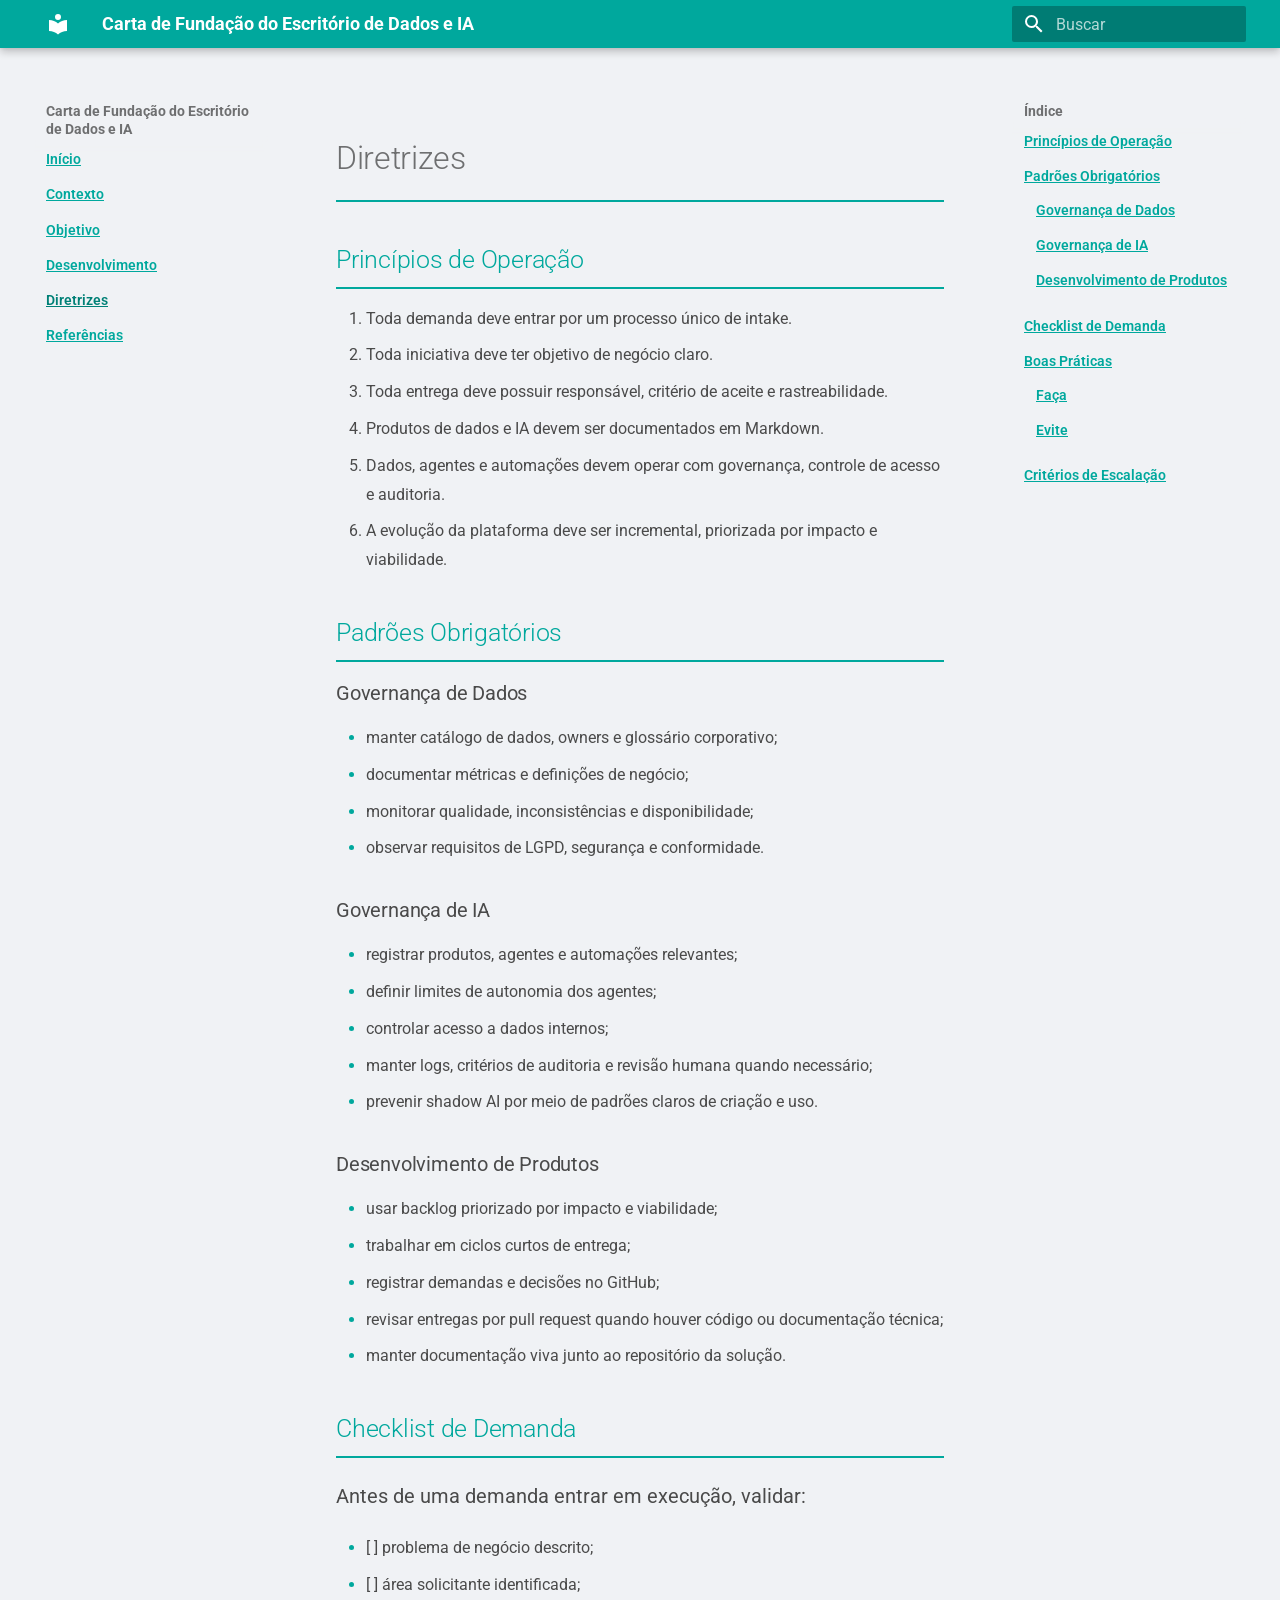
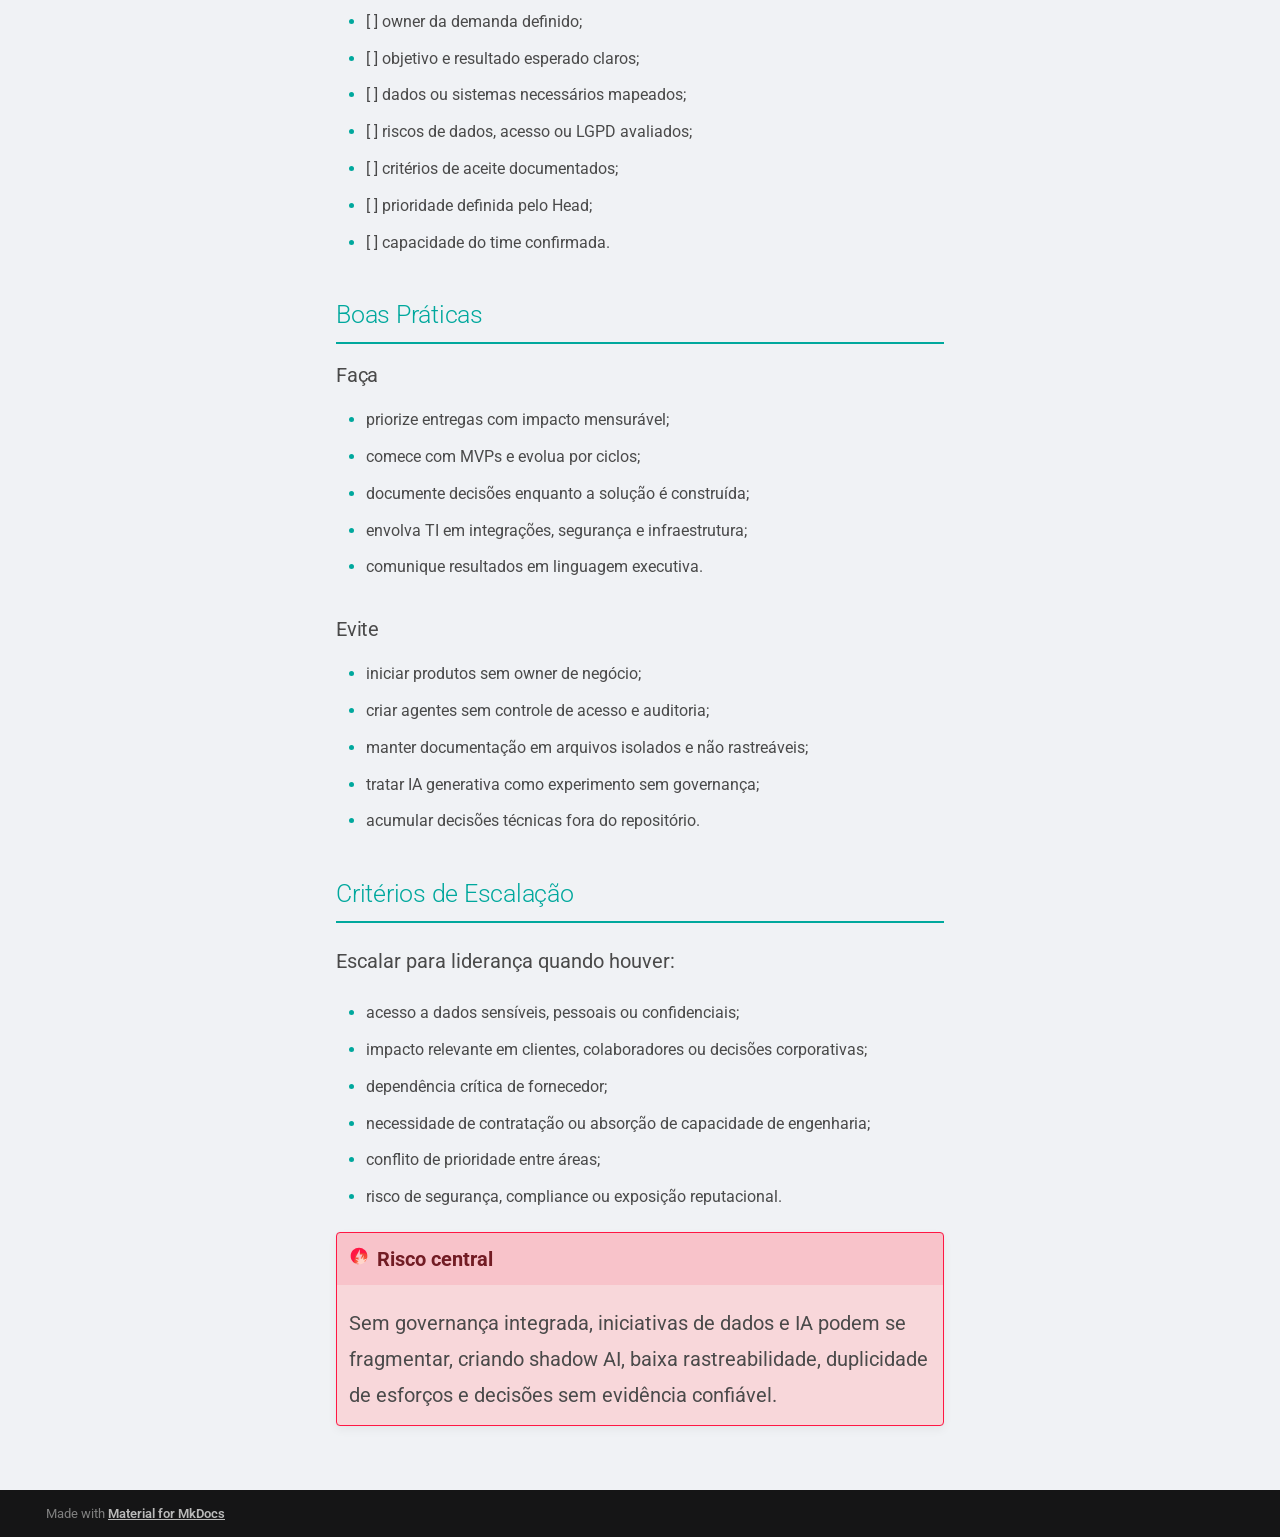
<file: diretrizes/index.html>
<!doctype html>
<html lang="pt" class="no-js">
  <head>
    
      <meta charset="utf-8">
      <meta name="viewport" content="width=device-width,initial-scale=1">
      
        <meta name="description" content="Documentação corporativa sobre a estrutura, modelo operacional e responsabilidades do Escritório de Dados e Inteligência Artificial do Grupo CSC.">
      
      
      
      
        <link rel="prev" href="../desenvolvimento/">
      
      
        <link rel="next" href="../referencias/">
      
      
        
      
      
      <link rel="icon" href="../assets/images/favicon.png">
      <meta name="generator" content="mkdocs-1.6.1, mkdocs-material-9.7.6">
    
    
      
        <title>Diretrizes - Carta de Fundação do Escritório de Dados e IA</title>
      
    
    
      <link rel="stylesheet" href="../assets/stylesheets/main.484c7ddc.min.css">
      
      


    
    
      
    
    
      
        
        
        <link rel="preconnect" href="https://fonts.gstatic.com" crossorigin>
        <link rel="stylesheet" href="https://fonts.googleapis.com/css?family=Roboto:300,300i,400,400i,700,700i%7CRoboto+Mono:400,400i,700,700i&display=fallback">
        <style>:root{--md-text-font:"Roboto";--md-code-font:"Roboto Mono"}</style>
      
    
    
      <link rel="stylesheet" href="../stylesheets/extra.css">
    
    <script>__md_scope=new URL("..",location),__md_hash=e=>[...e].reduce(((e,_)=>(e<<5)-e+_.charCodeAt(0)),0),__md_get=(e,_=localStorage,t=__md_scope)=>JSON.parse(_.getItem(t.pathname+"."+e)),__md_set=(e,_,t=localStorage,a=__md_scope)=>{try{t.setItem(a.pathname+"."+e,JSON.stringify(_))}catch(e){}}</script>
    
      

    
    
  </head>
  
  
    <body dir="ltr">
  
    
    <input class="md-toggle" data-md-toggle="drawer" type="checkbox" id="__drawer" autocomplete="off">
    <input class="md-toggle" data-md-toggle="search" type="checkbox" id="__search" autocomplete="off">
    <label class="md-overlay" for="__drawer"></label>
    <div data-md-component="skip">
      
        
        <a href="#diretrizes" class="md-skip">
          Pular para conteúdo
        </a>
      
    </div>
    <div data-md-component="announce">
      
    </div>
    
    
      

  

<header class="md-header md-header--shadow" data-md-component="header">
  <nav class="md-header__inner md-grid" aria-label="Cabeçalho">
    <a href=".." title="Carta de Fundação do Escritório de Dados e IA" class="md-header__button md-logo" aria-label="Carta de Fundação do Escritório de Dados e IA" data-md-component="logo">
      
  
  <svg xmlns="http://www.w3.org/2000/svg" viewBox="0 0 24 24"><path d="M12 8a3 3 0 0 0 3-3 3 3 0 0 0-3-3 3 3 0 0 0-3 3 3 3 0 0 0 3 3m0 3.54C9.64 9.35 6.5 8 3 8v11c3.5 0 6.64 1.35 9 3.54 2.36-2.19 5.5-3.54 9-3.54V8c-3.5 0-6.64 1.35-9 3.54"/></svg>

    </a>
    <label class="md-header__button md-icon" for="__drawer">
      
      <svg xmlns="http://www.w3.org/2000/svg" viewBox="0 0 24 24"><path d="M3 6h18v2H3zm0 5h18v2H3zm0 5h18v2H3z"/></svg>
    </label>
    <div class="md-header__title" data-md-component="header-title">
      <div class="md-header__ellipsis">
        <div class="md-header__topic">
          <span class="md-ellipsis">
            Carta de Fundação do Escritório de Dados e IA
          </span>
        </div>
        <div class="md-header__topic" data-md-component="header-topic">
          <span class="md-ellipsis">
            
              Diretrizes
            
          </span>
        </div>
      </div>
    </div>
    
    
      <script>var palette=__md_get("__palette");if(palette&&palette.color){if("(prefers-color-scheme)"===palette.color.media){var media=matchMedia("(prefers-color-scheme: light)"),input=document.querySelector(media.matches?"[data-md-color-media='(prefers-color-scheme: light)']":"[data-md-color-media='(prefers-color-scheme: dark)']");palette.color.media=input.getAttribute("data-md-color-media"),palette.color.scheme=input.getAttribute("data-md-color-scheme"),palette.color.primary=input.getAttribute("data-md-color-primary"),palette.color.accent=input.getAttribute("data-md-color-accent")}for(var[key,value]of Object.entries(palette.color))document.body.setAttribute("data-md-color-"+key,value)}</script>
    
    
    
      
      
        <label class="md-header__button md-icon" for="__search">
          
          <svg xmlns="http://www.w3.org/2000/svg" viewBox="0 0 24 24"><path d="M9.5 3A6.5 6.5 0 0 1 16 9.5c0 1.61-.59 3.09-1.56 4.23l.27.27h.79l5 5-1.5 1.5-5-5v-.79l-.27-.27A6.52 6.52 0 0 1 9.5 16 6.5 6.5 0 0 1 3 9.5 6.5 6.5 0 0 1 9.5 3m0 2C7 5 5 7 5 9.5S7 14 9.5 14 14 12 14 9.5 12 5 9.5 5"/></svg>
        </label>
        <div class="md-search" data-md-component="search" role="dialog">
  <label class="md-search__overlay" for="__search"></label>
  <div class="md-search__inner" role="search">
    <form class="md-search__form" name="search">
      <input type="text" class="md-search__input" name="query" aria-label="Buscar" placeholder="Buscar" autocapitalize="off" autocorrect="off" autocomplete="off" spellcheck="false" data-md-component="search-query" required>
      <label class="md-search__icon md-icon" for="__search">
        
        <svg xmlns="http://www.w3.org/2000/svg" viewBox="0 0 24 24"><path d="M9.5 3A6.5 6.5 0 0 1 16 9.5c0 1.61-.59 3.09-1.56 4.23l.27.27h.79l5 5-1.5 1.5-5-5v-.79l-.27-.27A6.52 6.52 0 0 1 9.5 16 6.5 6.5 0 0 1 3 9.5 6.5 6.5 0 0 1 9.5 3m0 2C7 5 5 7 5 9.5S7 14 9.5 14 14 12 14 9.5 12 5 9.5 5"/></svg>
        
        <svg xmlns="http://www.w3.org/2000/svg" viewBox="0 0 24 24"><path d="M20 11v2H8l5.5 5.5-1.42 1.42L4.16 12l7.92-7.92L13.5 5.5 8 11z"/></svg>
      </label>
      <nav class="md-search__options" aria-label="Pesquisar">
        
        <button type="reset" class="md-search__icon md-icon" title="Limpar" aria-label="Limpar" tabindex="-1">
          
          <svg xmlns="http://www.w3.org/2000/svg" viewBox="0 0 24 24"><path d="M19 6.41 17.59 5 12 10.59 6.41 5 5 6.41 10.59 12 5 17.59 6.41 19 12 13.41 17.59 19 19 17.59 13.41 12z"/></svg>
        </button>
      </nav>
      
    </form>
    <div class="md-search__output">
      <div class="md-search__scrollwrap" tabindex="0" data-md-scrollfix>
        <div class="md-search-result" data-md-component="search-result">
          <div class="md-search-result__meta">
            Inicializando busca
          </div>
          <ol class="md-search-result__list" role="presentation"></ol>
        </div>
      </div>
    </div>
  </div>
</div>
      
    
    
  </nav>
  
</header>
    
    <div class="md-container" data-md-component="container">
      
      
        
          
        
      
      <main class="md-main" data-md-component="main">
        <div class="md-main__inner md-grid">
          
            
              
              <div class="md-sidebar md-sidebar--primary" data-md-component="sidebar" data-md-type="navigation" >
                <div class="md-sidebar__scrollwrap">
                  <div class="md-sidebar__inner">
                    



<nav class="md-nav md-nav--primary" aria-label="Navegação" data-md-level="0">
  <label class="md-nav__title" for="__drawer">
    <a href=".." title="Carta de Fundação do Escritório de Dados e IA" class="md-nav__button md-logo" aria-label="Carta de Fundação do Escritório de Dados e IA" data-md-component="logo">
      
  
  <svg xmlns="http://www.w3.org/2000/svg" viewBox="0 0 24 24"><path d="M12 8a3 3 0 0 0 3-3 3 3 0 0 0-3-3 3 3 0 0 0-3 3 3 3 0 0 0 3 3m0 3.54C9.64 9.35 6.5 8 3 8v11c3.5 0 6.64 1.35 9 3.54 2.36-2.19 5.5-3.54 9-3.54V8c-3.5 0-6.64 1.35-9 3.54"/></svg>

    </a>
    Carta de Fundação do Escritório de Dados e IA
  </label>
  
  <ul class="md-nav__list" data-md-scrollfix>
    
      
      
  
  
  
  
    <li class="md-nav__item">
      <a href=".." class="md-nav__link">
        
  
  
  <span class="md-ellipsis">
    
  
    Início
  

    
  </span>
  
  

      </a>
    </li>
  

    
      
      
  
  
  
  
    <li class="md-nav__item">
      <a href="../contexto/" class="md-nav__link">
        
  
  
  <span class="md-ellipsis">
    
  
    Contexto
  

    
  </span>
  
  

      </a>
    </li>
  

    
      
      
  
  
  
  
    <li class="md-nav__item">
      <a href="../objetivo/" class="md-nav__link">
        
  
  
  <span class="md-ellipsis">
    
  
    Objetivo
  

    
  </span>
  
  

      </a>
    </li>
  

    
      
      
  
  
  
  
    <li class="md-nav__item">
      <a href="../desenvolvimento/" class="md-nav__link">
        
  
  
  <span class="md-ellipsis">
    
  
    Desenvolvimento
  

    
  </span>
  
  

      </a>
    </li>
  

    
      
      
  
  
    
  
  
  
    <li class="md-nav__item md-nav__item--active">
      
      <input class="md-nav__toggle md-toggle" type="checkbox" id="__toc">
      
      
        
      
      
        <label class="md-nav__link md-nav__link--active" for="__toc">
          
  
  
  <span class="md-ellipsis">
    
  
    Diretrizes
  

    
  </span>
  
  

          <span class="md-nav__icon md-icon"></span>
        </label>
      
      <a href="./" class="md-nav__link md-nav__link--active">
        
  
  
  <span class="md-ellipsis">
    
  
    Diretrizes
  

    
  </span>
  
  

      </a>
      
        

<nav class="md-nav md-nav--secondary" aria-label="Índice">
  
  
  
    
  
  
    <label class="md-nav__title" for="__toc">
      <span class="md-nav__icon md-icon"></span>
      Índice
    </label>
    <ul class="md-nav__list" data-md-component="toc" data-md-scrollfix>
      
        <li class="md-nav__item">
  <a href="#principios-de-operacao" class="md-nav__link">
    <span class="md-ellipsis">
      
        Princípios de Operação
      
    </span>
  </a>
  
</li>
      
        <li class="md-nav__item">
  <a href="#padroes-obrigatorios" class="md-nav__link">
    <span class="md-ellipsis">
      
        Padrões Obrigatórios
      
    </span>
  </a>
  
    <nav class="md-nav" aria-label="Padrões Obrigatórios">
      <ul class="md-nav__list">
        
          <li class="md-nav__item">
  <a href="#governanca-de-dados" class="md-nav__link">
    <span class="md-ellipsis">
      
        Governança de Dados
      
    </span>
  </a>
  
</li>
        
          <li class="md-nav__item">
  <a href="#governanca-de-ia" class="md-nav__link">
    <span class="md-ellipsis">
      
        Governança de IA
      
    </span>
  </a>
  
</li>
        
          <li class="md-nav__item">
  <a href="#desenvolvimento-de-produtos" class="md-nav__link">
    <span class="md-ellipsis">
      
        Desenvolvimento de Produtos
      
    </span>
  </a>
  
</li>
        
      </ul>
    </nav>
  
</li>
      
        <li class="md-nav__item">
  <a href="#checklist-de-demanda" class="md-nav__link">
    <span class="md-ellipsis">
      
        Checklist de Demanda
      
    </span>
  </a>
  
</li>
      
        <li class="md-nav__item">
  <a href="#boas-praticas" class="md-nav__link">
    <span class="md-ellipsis">
      
        Boas Práticas
      
    </span>
  </a>
  
    <nav class="md-nav" aria-label="Boas Práticas">
      <ul class="md-nav__list">
        
          <li class="md-nav__item">
  <a href="#faca" class="md-nav__link">
    <span class="md-ellipsis">
      
        Faça
      
    </span>
  </a>
  
</li>
        
          <li class="md-nav__item">
  <a href="#evite" class="md-nav__link">
    <span class="md-ellipsis">
      
        Evite
      
    </span>
  </a>
  
</li>
        
      </ul>
    </nav>
  
</li>
      
        <li class="md-nav__item">
  <a href="#criterios-de-escalacao" class="md-nav__link">
    <span class="md-ellipsis">
      
        Critérios de Escalação
      
    </span>
  </a>
  
</li>
      
    </ul>
  
</nav>
      
    </li>
  

    
      
      
  
  
  
  
    <li class="md-nav__item">
      <a href="../referencias/" class="md-nav__link">
        
  
  
  <span class="md-ellipsis">
    
  
    Referências
  

    
  </span>
  
  

      </a>
    </li>
  

    
  </ul>
</nav>
                  </div>
                </div>
              </div>
            
            
              
              <div class="md-sidebar md-sidebar--secondary" data-md-component="sidebar" data-md-type="toc" >
                <div class="md-sidebar__scrollwrap">
                  <div class="md-sidebar__inner">
                    

<nav class="md-nav md-nav--secondary" aria-label="Índice">
  
  
  
    
  
  
    <label class="md-nav__title" for="__toc">
      <span class="md-nav__icon md-icon"></span>
      Índice
    </label>
    <ul class="md-nav__list" data-md-component="toc" data-md-scrollfix>
      
        <li class="md-nav__item">
  <a href="#principios-de-operacao" class="md-nav__link">
    <span class="md-ellipsis">
      
        Princípios de Operação
      
    </span>
  </a>
  
</li>
      
        <li class="md-nav__item">
  <a href="#padroes-obrigatorios" class="md-nav__link">
    <span class="md-ellipsis">
      
        Padrões Obrigatórios
      
    </span>
  </a>
  
    <nav class="md-nav" aria-label="Padrões Obrigatórios">
      <ul class="md-nav__list">
        
          <li class="md-nav__item">
  <a href="#governanca-de-dados" class="md-nav__link">
    <span class="md-ellipsis">
      
        Governança de Dados
      
    </span>
  </a>
  
</li>
        
          <li class="md-nav__item">
  <a href="#governanca-de-ia" class="md-nav__link">
    <span class="md-ellipsis">
      
        Governança de IA
      
    </span>
  </a>
  
</li>
        
          <li class="md-nav__item">
  <a href="#desenvolvimento-de-produtos" class="md-nav__link">
    <span class="md-ellipsis">
      
        Desenvolvimento de Produtos
      
    </span>
  </a>
  
</li>
        
      </ul>
    </nav>
  
</li>
      
        <li class="md-nav__item">
  <a href="#checklist-de-demanda" class="md-nav__link">
    <span class="md-ellipsis">
      
        Checklist de Demanda
      
    </span>
  </a>
  
</li>
      
        <li class="md-nav__item">
  <a href="#boas-praticas" class="md-nav__link">
    <span class="md-ellipsis">
      
        Boas Práticas
      
    </span>
  </a>
  
    <nav class="md-nav" aria-label="Boas Práticas">
      <ul class="md-nav__list">
        
          <li class="md-nav__item">
  <a href="#faca" class="md-nav__link">
    <span class="md-ellipsis">
      
        Faça
      
    </span>
  </a>
  
</li>
        
          <li class="md-nav__item">
  <a href="#evite" class="md-nav__link">
    <span class="md-ellipsis">
      
        Evite
      
    </span>
  </a>
  
</li>
        
      </ul>
    </nav>
  
</li>
      
        <li class="md-nav__item">
  <a href="#criterios-de-escalacao" class="md-nav__link">
    <span class="md-ellipsis">
      
        Critérios de Escalação
      
    </span>
  </a>
  
</li>
      
    </ul>
  
</nav>
                  </div>
                </div>
              </div>
            
          
          
            <div class="md-content" data-md-component="content">
              
              <article class="md-content__inner md-typeset">
                
                  



<h1 id="diretrizes">Diretrizes</h1>
<h2 id="principios-de-operacao">Princípios de Operação</h2>
<ol>
<li>Toda demanda deve entrar por um processo único de intake.</li>
<li>Toda iniciativa deve ter objetivo de negócio claro.</li>
<li>Toda entrega deve possuir responsável, critério de aceite e rastreabilidade.</li>
<li>Produtos de dados e IA devem ser documentados em Markdown.</li>
<li>Dados, agentes e automações devem operar com governança, controle de acesso e auditoria.</li>
<li>A evolução da plataforma deve ser incremental, priorizada por impacto e viabilidade.</li>
</ol>
<h2 id="padroes-obrigatorios">Padrões Obrigatórios</h2>
<h3 id="governanca-de-dados">Governança de Dados</h3>
<ul>
<li>manter catálogo de dados, owners e glossário corporativo;</li>
<li>documentar métricas e definições de negócio;</li>
<li>monitorar qualidade, inconsistências e disponibilidade;</li>
<li>observar requisitos de LGPD, segurança e conformidade.</li>
</ul>
<h3 id="governanca-de-ia">Governança de IA</h3>
<ul>
<li>registrar produtos, agentes e automações relevantes;</li>
<li>definir limites de autonomia dos agentes;</li>
<li>controlar acesso a dados internos;</li>
<li>manter logs, critérios de auditoria e revisão humana quando necessário;</li>
<li>prevenir shadow AI por meio de padrões claros de criação e uso.</li>
</ul>
<h3 id="desenvolvimento-de-produtos">Desenvolvimento de Produtos</h3>
<ul>
<li>usar backlog priorizado por impacto e viabilidade;</li>
<li>trabalhar em ciclos curtos de entrega;</li>
<li>registrar demandas e decisões no GitHub;</li>
<li>revisar entregas por pull request quando houver código ou documentação técnica;</li>
<li>manter documentação viva junto ao repositório da solução.</li>
</ul>
<h2 id="checklist-de-demanda">Checklist de Demanda</h2>
<p>Antes de uma demanda entrar em execução, validar:</p>
<ul>
<li>[ ] problema de negócio descrito;</li>
<li>[ ] área solicitante identificada;</li>
<li>[ ] owner da demanda definido;</li>
<li>[ ] objetivo e resultado esperado claros;</li>
<li>[ ] dados ou sistemas necessários mapeados;</li>
<li>[ ] riscos de dados, acesso ou LGPD avaliados;</li>
<li>[ ] critérios de aceite documentados;</li>
<li>[ ] prioridade definida pelo Head;</li>
<li>[ ] capacidade do time confirmada.</li>
</ul>
<h2 id="boas-praticas">Boas Práticas</h2>
<h3 id="faca">Faça</h3>
<ul>
<li>priorize entregas com impacto mensurável;</li>
<li>comece com MVPs e evolua por ciclos;</li>
<li>documente decisões enquanto a solução é construída;</li>
<li>envolva TI em integrações, segurança e infraestrutura;</li>
<li>comunique resultados em linguagem executiva.</li>
</ul>
<h3 id="evite">Evite</h3>
<ul>
<li>iniciar produtos sem owner de negócio;</li>
<li>criar agentes sem controle de acesso e auditoria;</li>
<li>manter documentação em arquivos isolados e não rastreáveis;</li>
<li>tratar IA generativa como experimento sem governança;</li>
<li>acumular decisões técnicas fora do repositório.</li>
</ul>
<h2 id="criterios-de-escalacao">Critérios de Escalação</h2>
<p>Escalar para liderança quando houver:</p>
<ul>
<li>acesso a dados sensíveis, pessoais ou confidenciais;</li>
<li>impacto relevante em clientes, colaboradores ou decisões corporativas;</li>
<li>dependência crítica de fornecedor;</li>
<li>necessidade de contratação ou absorção de capacidade de engenharia;</li>
<li>conflito de prioridade entre áreas;</li>
<li>risco de segurança, compliance ou exposição reputacional.</li>
</ul>
<div class="admonition danger">
<p class="admonition-title">Risco central</p>
<p>Sem governança integrada, iniciativas de dados e IA podem se fragmentar, criando shadow AI, baixa rastreabilidade, duplicidade de esforços e decisões sem evidência confiável.</p>
</div>












                
              </article>
            </div>
          
          
<script>var target=document.getElementById(location.hash.slice(1));target&&target.name&&(target.checked=target.name.startsWith("__tabbed_"))</script>
        </div>
        
      </main>
      
        <footer class="md-footer">
  
  <div class="md-footer-meta md-typeset">
    <div class="md-footer-meta__inner md-grid">
      <div class="md-copyright">
  
  
    Made with
    <a href="https://squidfunk.github.io/mkdocs-material/" target="_blank" rel="noopener">
      Material for MkDocs
    </a>
  
</div>
      
    </div>
  </div>
</footer>
      
    </div>
    <div class="md-dialog" data-md-component="dialog">
      <div class="md-dialog__inner md-typeset"></div>
    </div>
    
    
    
      
      
      <script id="__config" type="application/json">{"annotate": null, "base": "..", "features": [], "search": "../assets/javascripts/workers/search.2c215733.min.js", "tags": null, "translations": {"clipboard.copied": "Copiado para \u00e1rea de transfer\u00eancia", "clipboard.copy": "Copiar para \u00e1rea de transfer\u00eancia", "search.result.more.one": "mais 1 nesta p\u00e1gina", "search.result.more.other": "# mais nesta p\u00e1gina", "search.result.none": "Nenhum documento encontrado", "search.result.one": "1 documento encontrado", "search.result.other": "# documentos encontrados", "search.result.placeholder": "Digite para iniciar a busca", "search.result.term.missing": "Ausente", "select.version": "Selecione a vers\u00e3o"}, "version": null}</script>
    
    
      <script src="../assets/javascripts/bundle.79ae519e.min.js"></script>
      
    
  </body>
</html>
</file>
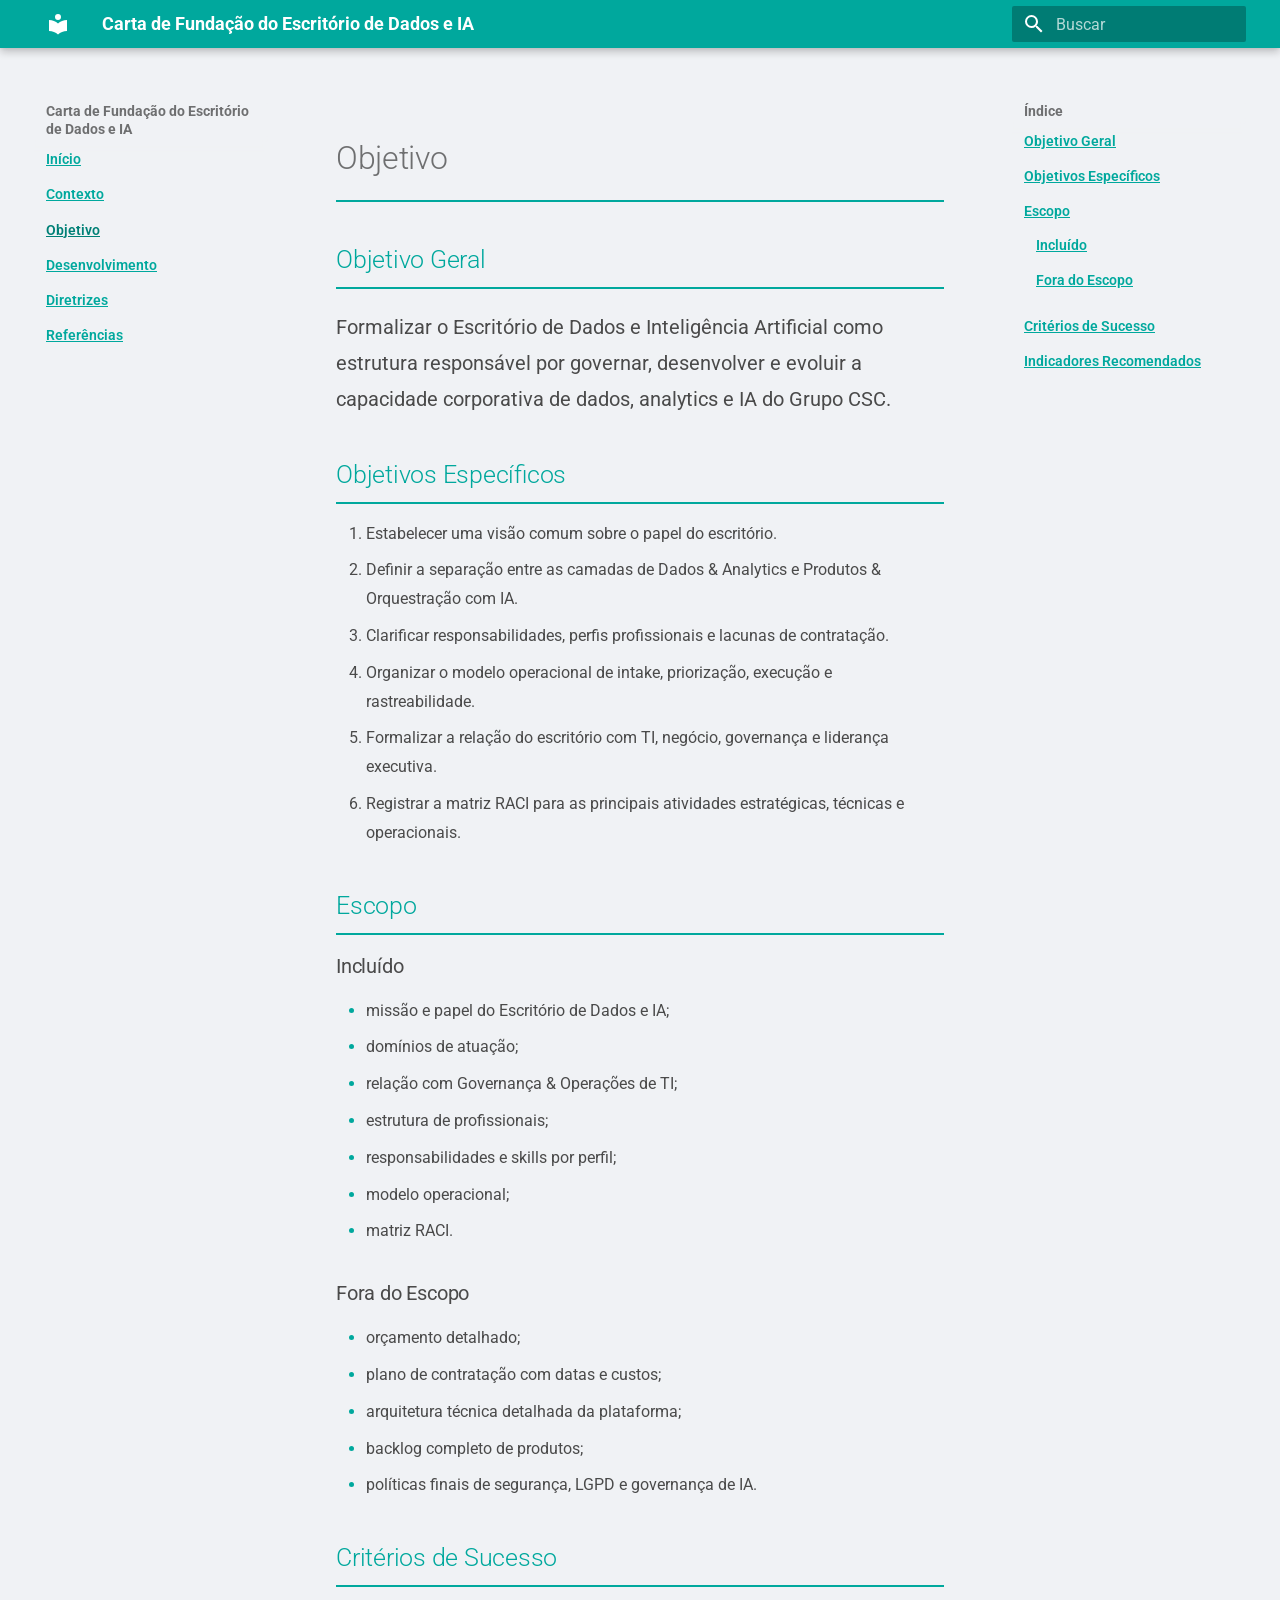
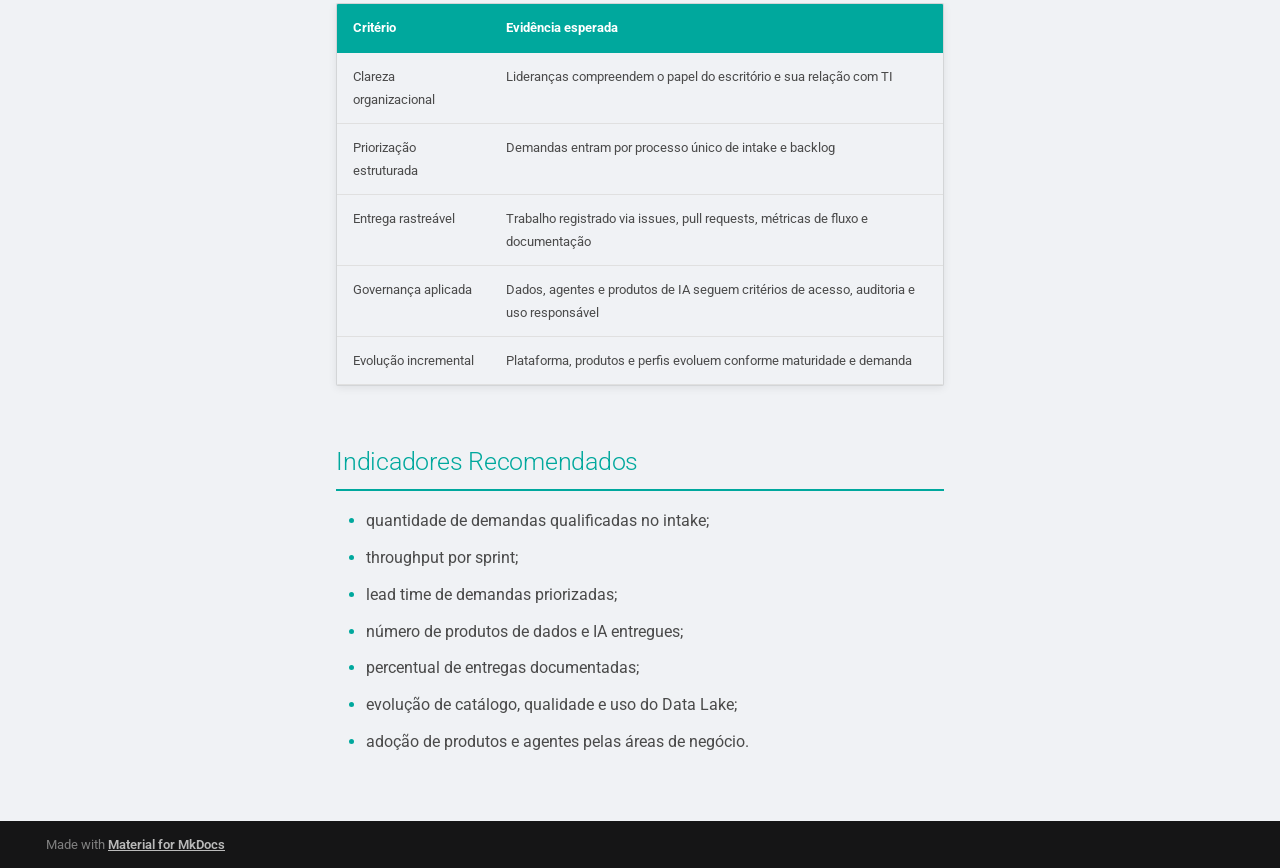
<file: objetivo/index.html>
<!doctype html>
<html lang="pt" class="no-js">
  <head>
    
      <meta charset="utf-8">
      <meta name="viewport" content="width=device-width,initial-scale=1">
      
        <meta name="description" content="Documentação corporativa sobre a estrutura, modelo operacional e responsabilidades do Escritório de Dados e Inteligência Artificial do Grupo CSC.">
      
      
      
      
        <link rel="prev" href="../contexto/">
      
      
        <link rel="next" href="../desenvolvimento/">
      
      
        
      
      
      <link rel="icon" href="../assets/images/favicon.png">
      <meta name="generator" content="mkdocs-1.6.1, mkdocs-material-9.7.6">
    
    
      
        <title>Objetivo - Carta de Fundação do Escritório de Dados e IA</title>
      
    
    
      <link rel="stylesheet" href="../assets/stylesheets/main.484c7ddc.min.css">
      
      


    
    
      
    
    
      
        
        
        <link rel="preconnect" href="https://fonts.gstatic.com" crossorigin>
        <link rel="stylesheet" href="https://fonts.googleapis.com/css?family=Roboto:300,300i,400,400i,700,700i%7CRoboto+Mono:400,400i,700,700i&display=fallback">
        <style>:root{--md-text-font:"Roboto";--md-code-font:"Roboto Mono"}</style>
      
    
    
      <link rel="stylesheet" href="../stylesheets/extra.css">
    
    <script>__md_scope=new URL("..",location),__md_hash=e=>[...e].reduce(((e,_)=>(e<<5)-e+_.charCodeAt(0)),0),__md_get=(e,_=localStorage,t=__md_scope)=>JSON.parse(_.getItem(t.pathname+"."+e)),__md_set=(e,_,t=localStorage,a=__md_scope)=>{try{t.setItem(a.pathname+"."+e,JSON.stringify(_))}catch(e){}}</script>
    
      

    
    
  </head>
  
  
    <body dir="ltr">
  
    
    <input class="md-toggle" data-md-toggle="drawer" type="checkbox" id="__drawer" autocomplete="off">
    <input class="md-toggle" data-md-toggle="search" type="checkbox" id="__search" autocomplete="off">
    <label class="md-overlay" for="__drawer"></label>
    <div data-md-component="skip">
      
        
        <a href="#objetivo" class="md-skip">
          Pular para conteúdo
        </a>
      
    </div>
    <div data-md-component="announce">
      
    </div>
    
    
      

  

<header class="md-header md-header--shadow" data-md-component="header">
  <nav class="md-header__inner md-grid" aria-label="Cabeçalho">
    <a href=".." title="Carta de Fundação do Escritório de Dados e IA" class="md-header__button md-logo" aria-label="Carta de Fundação do Escritório de Dados e IA" data-md-component="logo">
      
  
  <svg xmlns="http://www.w3.org/2000/svg" viewBox="0 0 24 24"><path d="M12 8a3 3 0 0 0 3-3 3 3 0 0 0-3-3 3 3 0 0 0-3 3 3 3 0 0 0 3 3m0 3.54C9.64 9.35 6.5 8 3 8v11c3.5 0 6.64 1.35 9 3.54 2.36-2.19 5.5-3.54 9-3.54V8c-3.5 0-6.64 1.35-9 3.54"/></svg>

    </a>
    <label class="md-header__button md-icon" for="__drawer">
      
      <svg xmlns="http://www.w3.org/2000/svg" viewBox="0 0 24 24"><path d="M3 6h18v2H3zm0 5h18v2H3zm0 5h18v2H3z"/></svg>
    </label>
    <div class="md-header__title" data-md-component="header-title">
      <div class="md-header__ellipsis">
        <div class="md-header__topic">
          <span class="md-ellipsis">
            Carta de Fundação do Escritório de Dados e IA
          </span>
        </div>
        <div class="md-header__topic" data-md-component="header-topic">
          <span class="md-ellipsis">
            
              Objetivo
            
          </span>
        </div>
      </div>
    </div>
    
    
      <script>var palette=__md_get("__palette");if(palette&&palette.color){if("(prefers-color-scheme)"===palette.color.media){var media=matchMedia("(prefers-color-scheme: light)"),input=document.querySelector(media.matches?"[data-md-color-media='(prefers-color-scheme: light)']":"[data-md-color-media='(prefers-color-scheme: dark)']");palette.color.media=input.getAttribute("data-md-color-media"),palette.color.scheme=input.getAttribute("data-md-color-scheme"),palette.color.primary=input.getAttribute("data-md-color-primary"),palette.color.accent=input.getAttribute("data-md-color-accent")}for(var[key,value]of Object.entries(palette.color))document.body.setAttribute("data-md-color-"+key,value)}</script>
    
    
    
      
      
        <label class="md-header__button md-icon" for="__search">
          
          <svg xmlns="http://www.w3.org/2000/svg" viewBox="0 0 24 24"><path d="M9.5 3A6.5 6.5 0 0 1 16 9.5c0 1.61-.59 3.09-1.56 4.23l.27.27h.79l5 5-1.5 1.5-5-5v-.79l-.27-.27A6.52 6.52 0 0 1 9.5 16 6.5 6.5 0 0 1 3 9.5 6.5 6.5 0 0 1 9.5 3m0 2C7 5 5 7 5 9.5S7 14 9.5 14 14 12 14 9.5 12 5 9.5 5"/></svg>
        </label>
        <div class="md-search" data-md-component="search" role="dialog">
  <label class="md-search__overlay" for="__search"></label>
  <div class="md-search__inner" role="search">
    <form class="md-search__form" name="search">
      <input type="text" class="md-search__input" name="query" aria-label="Buscar" placeholder="Buscar" autocapitalize="off" autocorrect="off" autocomplete="off" spellcheck="false" data-md-component="search-query" required>
      <label class="md-search__icon md-icon" for="__search">
        
        <svg xmlns="http://www.w3.org/2000/svg" viewBox="0 0 24 24"><path d="M9.5 3A6.5 6.5 0 0 1 16 9.5c0 1.61-.59 3.09-1.56 4.23l.27.27h.79l5 5-1.5 1.5-5-5v-.79l-.27-.27A6.52 6.52 0 0 1 9.5 16 6.5 6.5 0 0 1 3 9.5 6.5 6.5 0 0 1 9.5 3m0 2C7 5 5 7 5 9.5S7 14 9.5 14 14 12 14 9.5 12 5 9.5 5"/></svg>
        
        <svg xmlns="http://www.w3.org/2000/svg" viewBox="0 0 24 24"><path d="M20 11v2H8l5.5 5.5-1.42 1.42L4.16 12l7.92-7.92L13.5 5.5 8 11z"/></svg>
      </label>
      <nav class="md-search__options" aria-label="Pesquisar">
        
        <button type="reset" class="md-search__icon md-icon" title="Limpar" aria-label="Limpar" tabindex="-1">
          
          <svg xmlns="http://www.w3.org/2000/svg" viewBox="0 0 24 24"><path d="M19 6.41 17.59 5 12 10.59 6.41 5 5 6.41 10.59 12 5 17.59 6.41 19 12 13.41 17.59 19 19 17.59 13.41 12z"/></svg>
        </button>
      </nav>
      
    </form>
    <div class="md-search__output">
      <div class="md-search__scrollwrap" tabindex="0" data-md-scrollfix>
        <div class="md-search-result" data-md-component="search-result">
          <div class="md-search-result__meta">
            Inicializando busca
          </div>
          <ol class="md-search-result__list" role="presentation"></ol>
        </div>
      </div>
    </div>
  </div>
</div>
      
    
    
  </nav>
  
</header>
    
    <div class="md-container" data-md-component="container">
      
      
        
          
        
      
      <main class="md-main" data-md-component="main">
        <div class="md-main__inner md-grid">
          
            
              
              <div class="md-sidebar md-sidebar--primary" data-md-component="sidebar" data-md-type="navigation" >
                <div class="md-sidebar__scrollwrap">
                  <div class="md-sidebar__inner">
                    



<nav class="md-nav md-nav--primary" aria-label="Navegação" data-md-level="0">
  <label class="md-nav__title" for="__drawer">
    <a href=".." title="Carta de Fundação do Escritório de Dados e IA" class="md-nav__button md-logo" aria-label="Carta de Fundação do Escritório de Dados e IA" data-md-component="logo">
      
  
  <svg xmlns="http://www.w3.org/2000/svg" viewBox="0 0 24 24"><path d="M12 8a3 3 0 0 0 3-3 3 3 0 0 0-3-3 3 3 0 0 0-3 3 3 3 0 0 0 3 3m0 3.54C9.64 9.35 6.5 8 3 8v11c3.5 0 6.64 1.35 9 3.54 2.36-2.19 5.5-3.54 9-3.54V8c-3.5 0-6.64 1.35-9 3.54"/></svg>

    </a>
    Carta de Fundação do Escritório de Dados e IA
  </label>
  
  <ul class="md-nav__list" data-md-scrollfix>
    
      
      
  
  
  
  
    <li class="md-nav__item">
      <a href=".." class="md-nav__link">
        
  
  
  <span class="md-ellipsis">
    
  
    Início
  

    
  </span>
  
  

      </a>
    </li>
  

    
      
      
  
  
  
  
    <li class="md-nav__item">
      <a href="../contexto/" class="md-nav__link">
        
  
  
  <span class="md-ellipsis">
    
  
    Contexto
  

    
  </span>
  
  

      </a>
    </li>
  

    
      
      
  
  
    
  
  
  
    <li class="md-nav__item md-nav__item--active">
      
      <input class="md-nav__toggle md-toggle" type="checkbox" id="__toc">
      
      
        
      
      
        <label class="md-nav__link md-nav__link--active" for="__toc">
          
  
  
  <span class="md-ellipsis">
    
  
    Objetivo
  

    
  </span>
  
  

          <span class="md-nav__icon md-icon"></span>
        </label>
      
      <a href="./" class="md-nav__link md-nav__link--active">
        
  
  
  <span class="md-ellipsis">
    
  
    Objetivo
  

    
  </span>
  
  

      </a>
      
        

<nav class="md-nav md-nav--secondary" aria-label="Índice">
  
  
  
    
  
  
    <label class="md-nav__title" for="__toc">
      <span class="md-nav__icon md-icon"></span>
      Índice
    </label>
    <ul class="md-nav__list" data-md-component="toc" data-md-scrollfix>
      
        <li class="md-nav__item">
  <a href="#objetivo-geral" class="md-nav__link">
    <span class="md-ellipsis">
      
        Objetivo Geral
      
    </span>
  </a>
  
</li>
      
        <li class="md-nav__item">
  <a href="#objetivos-especificos" class="md-nav__link">
    <span class="md-ellipsis">
      
        Objetivos Específicos
      
    </span>
  </a>
  
</li>
      
        <li class="md-nav__item">
  <a href="#escopo" class="md-nav__link">
    <span class="md-ellipsis">
      
        Escopo
      
    </span>
  </a>
  
    <nav class="md-nav" aria-label="Escopo">
      <ul class="md-nav__list">
        
          <li class="md-nav__item">
  <a href="#incluido" class="md-nav__link">
    <span class="md-ellipsis">
      
        Incluído
      
    </span>
  </a>
  
</li>
        
          <li class="md-nav__item">
  <a href="#fora-do-escopo" class="md-nav__link">
    <span class="md-ellipsis">
      
        Fora do Escopo
      
    </span>
  </a>
  
</li>
        
      </ul>
    </nav>
  
</li>
      
        <li class="md-nav__item">
  <a href="#criterios-de-sucesso" class="md-nav__link">
    <span class="md-ellipsis">
      
        Critérios de Sucesso
      
    </span>
  </a>
  
</li>
      
        <li class="md-nav__item">
  <a href="#indicadores-recomendados" class="md-nav__link">
    <span class="md-ellipsis">
      
        Indicadores Recomendados
      
    </span>
  </a>
  
</li>
      
    </ul>
  
</nav>
      
    </li>
  

    
      
      
  
  
  
  
    <li class="md-nav__item">
      <a href="../desenvolvimento/" class="md-nav__link">
        
  
  
  <span class="md-ellipsis">
    
  
    Desenvolvimento
  

    
  </span>
  
  

      </a>
    </li>
  

    
      
      
  
  
  
  
    <li class="md-nav__item">
      <a href="../diretrizes/" class="md-nav__link">
        
  
  
  <span class="md-ellipsis">
    
  
    Diretrizes
  

    
  </span>
  
  

      </a>
    </li>
  

    
      
      
  
  
  
  
    <li class="md-nav__item">
      <a href="../referencias/" class="md-nav__link">
        
  
  
  <span class="md-ellipsis">
    
  
    Referências
  

    
  </span>
  
  

      </a>
    </li>
  

    
  </ul>
</nav>
                  </div>
                </div>
              </div>
            
            
              
              <div class="md-sidebar md-sidebar--secondary" data-md-component="sidebar" data-md-type="toc" >
                <div class="md-sidebar__scrollwrap">
                  <div class="md-sidebar__inner">
                    

<nav class="md-nav md-nav--secondary" aria-label="Índice">
  
  
  
    
  
  
    <label class="md-nav__title" for="__toc">
      <span class="md-nav__icon md-icon"></span>
      Índice
    </label>
    <ul class="md-nav__list" data-md-component="toc" data-md-scrollfix>
      
        <li class="md-nav__item">
  <a href="#objetivo-geral" class="md-nav__link">
    <span class="md-ellipsis">
      
        Objetivo Geral
      
    </span>
  </a>
  
</li>
      
        <li class="md-nav__item">
  <a href="#objetivos-especificos" class="md-nav__link">
    <span class="md-ellipsis">
      
        Objetivos Específicos
      
    </span>
  </a>
  
</li>
      
        <li class="md-nav__item">
  <a href="#escopo" class="md-nav__link">
    <span class="md-ellipsis">
      
        Escopo
      
    </span>
  </a>
  
    <nav class="md-nav" aria-label="Escopo">
      <ul class="md-nav__list">
        
          <li class="md-nav__item">
  <a href="#incluido" class="md-nav__link">
    <span class="md-ellipsis">
      
        Incluído
      
    </span>
  </a>
  
</li>
        
          <li class="md-nav__item">
  <a href="#fora-do-escopo" class="md-nav__link">
    <span class="md-ellipsis">
      
        Fora do Escopo
      
    </span>
  </a>
  
</li>
        
      </ul>
    </nav>
  
</li>
      
        <li class="md-nav__item">
  <a href="#criterios-de-sucesso" class="md-nav__link">
    <span class="md-ellipsis">
      
        Critérios de Sucesso
      
    </span>
  </a>
  
</li>
      
        <li class="md-nav__item">
  <a href="#indicadores-recomendados" class="md-nav__link">
    <span class="md-ellipsis">
      
        Indicadores Recomendados
      
    </span>
  </a>
  
</li>
      
    </ul>
  
</nav>
                  </div>
                </div>
              </div>
            
          
          
            <div class="md-content" data-md-component="content">
              
              <article class="md-content__inner md-typeset">
                
                  



<h1 id="objetivo">Objetivo</h1>
<h2 id="objetivo-geral">Objetivo Geral</h2>
<p>Formalizar o Escritório de Dados e Inteligência Artificial como estrutura responsável por governar, desenvolver e evoluir a capacidade corporativa de dados, analytics e IA do Grupo CSC.</p>
<h2 id="objetivos-especificos">Objetivos Específicos</h2>
<ol>
<li>Estabelecer uma visão comum sobre o papel do escritório.</li>
<li>Definir a separação entre as camadas de Dados &amp; Analytics e Produtos &amp; Orquestração com IA.</li>
<li>Clarificar responsabilidades, perfis profissionais e lacunas de contratação.</li>
<li>Organizar o modelo operacional de intake, priorização, execução e rastreabilidade.</li>
<li>Formalizar a relação do escritório com TI, negócio, governança e liderança executiva.</li>
<li>Registrar a matriz RACI para as principais atividades estratégicas, técnicas e operacionais.</li>
</ol>
<h2 id="escopo">Escopo</h2>
<h3 id="incluido">Incluído</h3>
<ul>
<li>missão e papel do Escritório de Dados e IA;</li>
<li>domínios de atuação;</li>
<li>relação com Governança &amp; Operações de TI;</li>
<li>estrutura de profissionais;</li>
<li>responsabilidades e skills por perfil;</li>
<li>modelo operacional;</li>
<li>matriz RACI.</li>
</ul>
<h3 id="fora-do-escopo">Fora do Escopo</h3>
<ul>
<li>orçamento detalhado;</li>
<li>plano de contratação com datas e custos;</li>
<li>arquitetura técnica detalhada da plataforma;</li>
<li>backlog completo de produtos;</li>
<li>políticas finais de segurança, LGPD e governança de IA.</li>
</ul>
<h2 id="criterios-de-sucesso">Critérios de Sucesso</h2>
<table>
<thead>
<tr>
<th>Critério</th>
<th>Evidência esperada</th>
</tr>
</thead>
<tbody>
<tr>
<td>Clareza organizacional</td>
<td>Lideranças compreendem o papel do escritório e sua relação com TI</td>
</tr>
<tr>
<td>Priorização estruturada</td>
<td>Demandas entram por processo único de intake e backlog</td>
</tr>
<tr>
<td>Entrega rastreável</td>
<td>Trabalho registrado via issues, pull requests, métricas de fluxo e documentação</td>
</tr>
<tr>
<td>Governança aplicada</td>
<td>Dados, agentes e produtos de IA seguem critérios de acesso, auditoria e uso responsável</td>
</tr>
<tr>
<td>Evolução incremental</td>
<td>Plataforma, produtos e perfis evoluem conforme maturidade e demanda</td>
</tr>
</tbody>
</table>
<h2 id="indicadores-recomendados">Indicadores Recomendados</h2>
<ul>
<li>quantidade de demandas qualificadas no intake;</li>
<li>throughput por sprint;</li>
<li>lead time de demandas priorizadas;</li>
<li>número de produtos de dados e IA entregues;</li>
<li>percentual de entregas documentadas;</li>
<li>evolução de catálogo, qualidade e uso do Data Lake;</li>
<li>adoção de produtos e agentes pelas áreas de negócio.</li>
</ul>












                
              </article>
            </div>
          
          
<script>var target=document.getElementById(location.hash.slice(1));target&&target.name&&(target.checked=target.name.startsWith("__tabbed_"))</script>
        </div>
        
      </main>
      
        <footer class="md-footer">
  
  <div class="md-footer-meta md-typeset">
    <div class="md-footer-meta__inner md-grid">
      <div class="md-copyright">
  
  
    Made with
    <a href="https://squidfunk.github.io/mkdocs-material/" target="_blank" rel="noopener">
      Material for MkDocs
    </a>
  
</div>
      
    </div>
  </div>
</footer>
      
    </div>
    <div class="md-dialog" data-md-component="dialog">
      <div class="md-dialog__inner md-typeset"></div>
    </div>
    
    
    
      
      
      <script id="__config" type="application/json">{"annotate": null, "base": "..", "features": [], "search": "../assets/javascripts/workers/search.2c215733.min.js", "tags": null, "translations": {"clipboard.copied": "Copiado para \u00e1rea de transfer\u00eancia", "clipboard.copy": "Copiar para \u00e1rea de transfer\u00eancia", "search.result.more.one": "mais 1 nesta p\u00e1gina", "search.result.more.other": "# mais nesta p\u00e1gina", "search.result.none": "Nenhum documento encontrado", "search.result.one": "1 documento encontrado", "search.result.other": "# documentos encontrados", "search.result.placeholder": "Digite para iniciar a busca", "search.result.term.missing": "Ausente", "select.version": "Selecione a vers\u00e3o"}, "version": null}</script>
    
    
      <script src="../assets/javascripts/bundle.79ae519e.min.js"></script>
      
    
  </body>
</html>
</file>
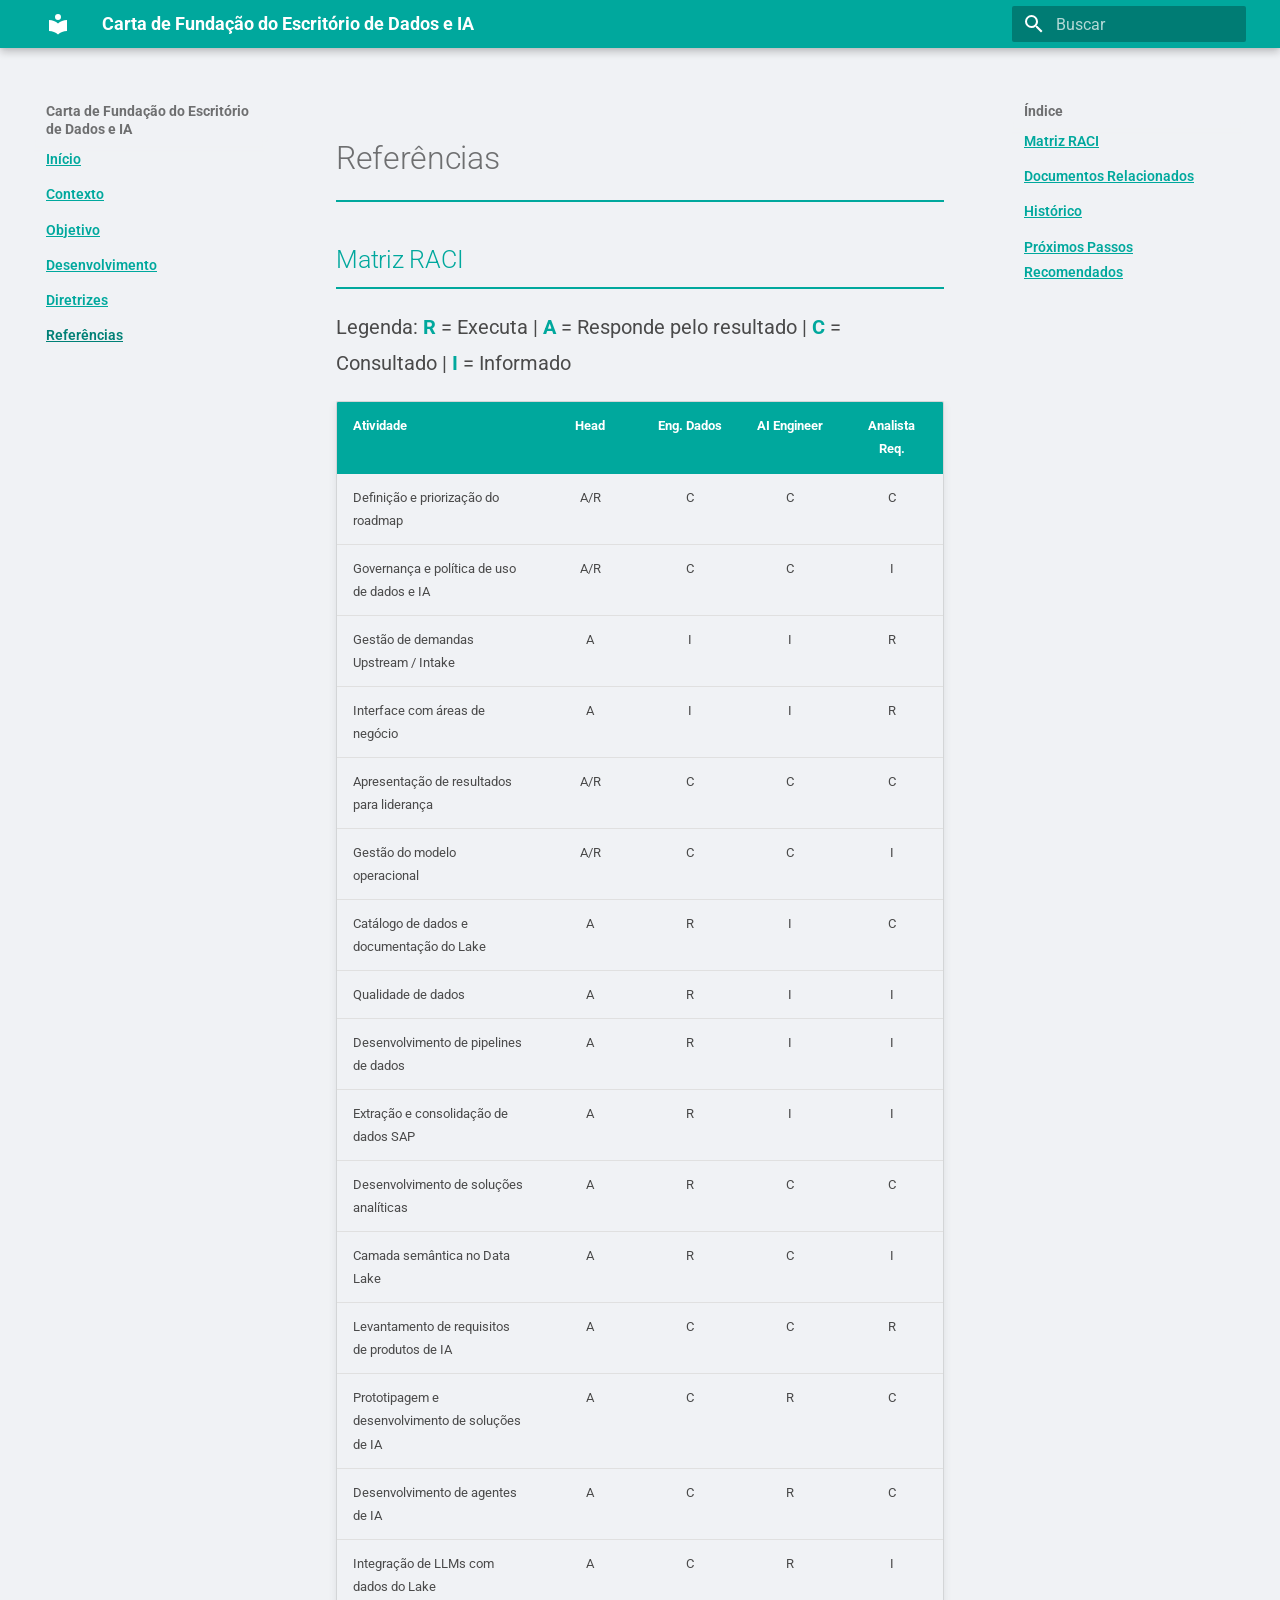
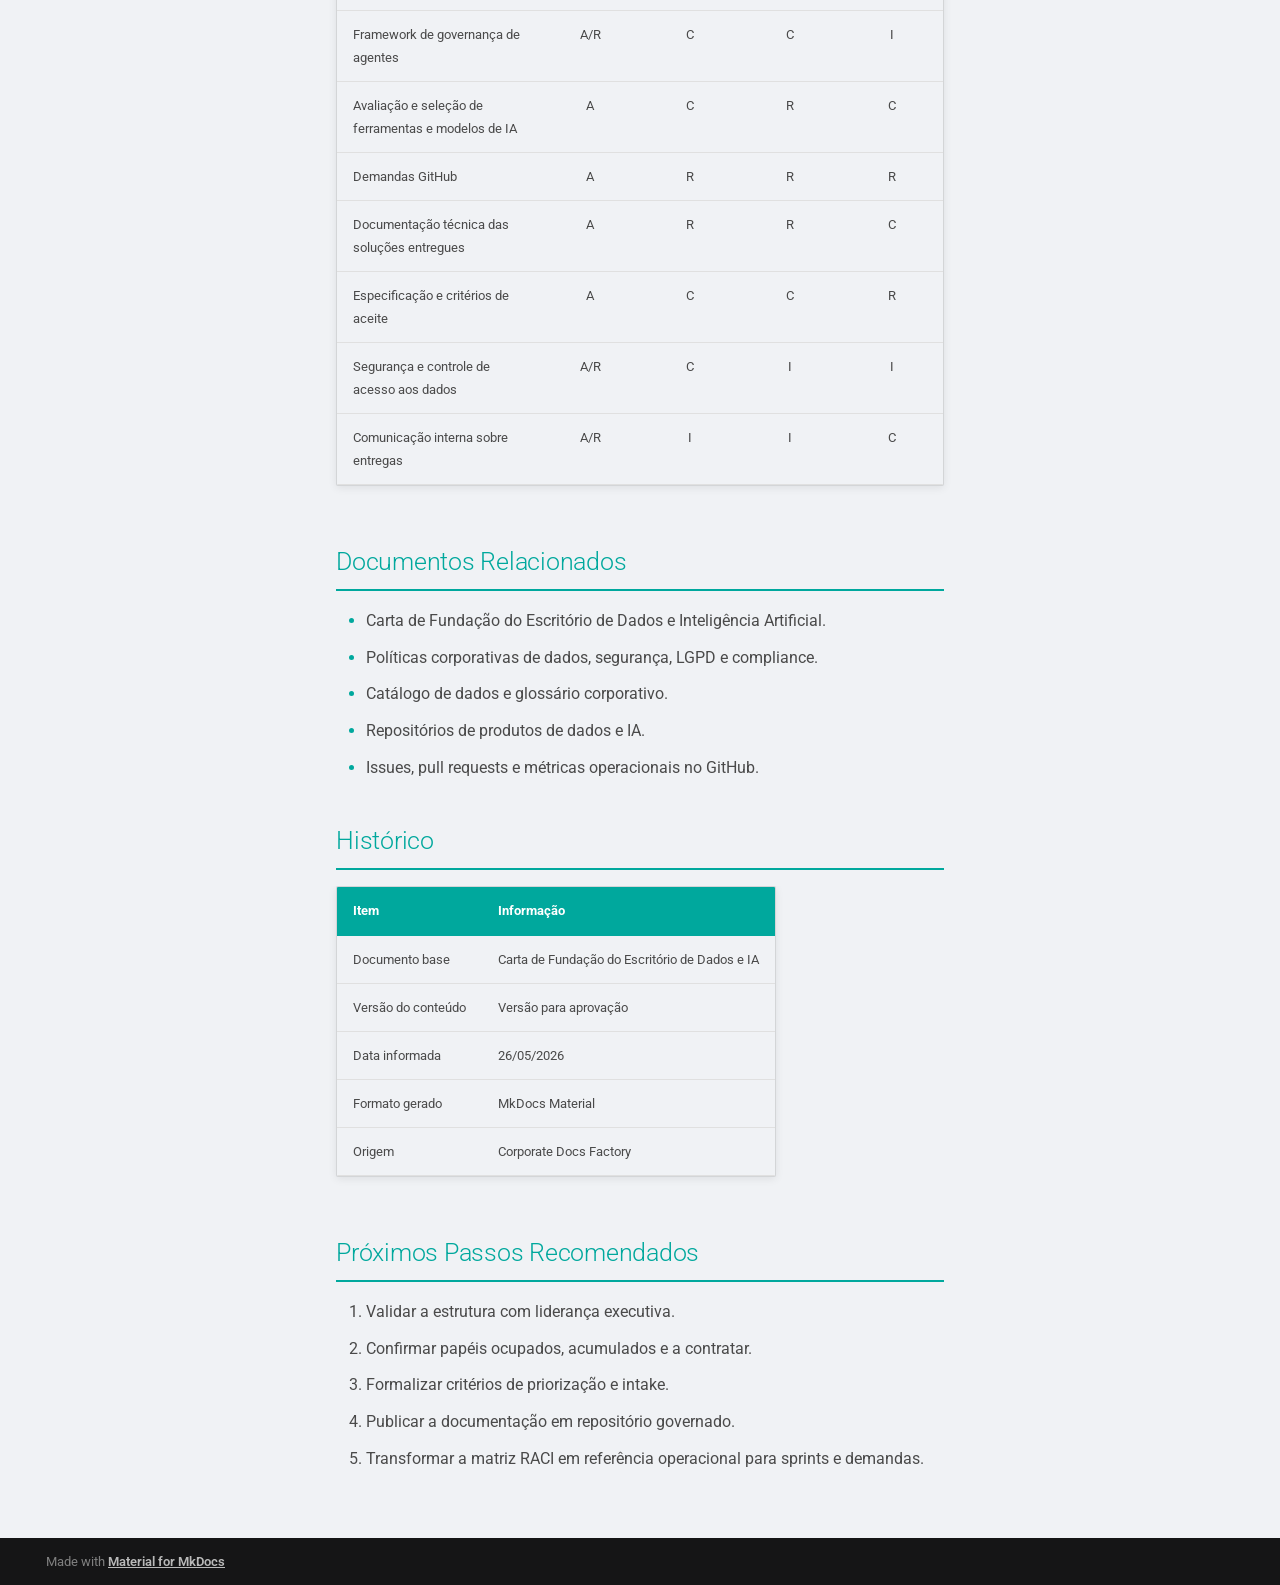
<file: referencias/index.html>
<!doctype html>
<html lang="pt" class="no-js">
  <head>
    
      <meta charset="utf-8">
      <meta name="viewport" content="width=device-width,initial-scale=1">
      
        <meta name="description" content="Documentação corporativa sobre a estrutura, modelo operacional e responsabilidades do Escritório de Dados e Inteligência Artificial do Grupo CSC.">
      
      
      
      
        <link rel="prev" href="../diretrizes/">
      
      
      
        
      
      
      <link rel="icon" href="../assets/images/favicon.png">
      <meta name="generator" content="mkdocs-1.6.1, mkdocs-material-9.7.6">
    
    
      
        <title>Referências - Carta de Fundação do Escritório de Dados e IA</title>
      
    
    
      <link rel="stylesheet" href="../assets/stylesheets/main.484c7ddc.min.css">
      
      


    
    
      
    
    
      
        
        
        <link rel="preconnect" href="https://fonts.gstatic.com" crossorigin>
        <link rel="stylesheet" href="https://fonts.googleapis.com/css?family=Roboto:300,300i,400,400i,700,700i%7CRoboto+Mono:400,400i,700,700i&display=fallback">
        <style>:root{--md-text-font:"Roboto";--md-code-font:"Roboto Mono"}</style>
      
    
    
      <link rel="stylesheet" href="../stylesheets/extra.css">
    
    <script>__md_scope=new URL("..",location),__md_hash=e=>[...e].reduce(((e,_)=>(e<<5)-e+_.charCodeAt(0)),0),__md_get=(e,_=localStorage,t=__md_scope)=>JSON.parse(_.getItem(t.pathname+"."+e)),__md_set=(e,_,t=localStorage,a=__md_scope)=>{try{t.setItem(a.pathname+"."+e,JSON.stringify(_))}catch(e){}}</script>
    
      

    
    
  </head>
  
  
    <body dir="ltr">
  
    
    <input class="md-toggle" data-md-toggle="drawer" type="checkbox" id="__drawer" autocomplete="off">
    <input class="md-toggle" data-md-toggle="search" type="checkbox" id="__search" autocomplete="off">
    <label class="md-overlay" for="__drawer"></label>
    <div data-md-component="skip">
      
        
        <a href="#referencias" class="md-skip">
          Pular para conteúdo
        </a>
      
    </div>
    <div data-md-component="announce">
      
    </div>
    
    
      

  

<header class="md-header md-header--shadow" data-md-component="header">
  <nav class="md-header__inner md-grid" aria-label="Cabeçalho">
    <a href=".." title="Carta de Fundação do Escritório de Dados e IA" class="md-header__button md-logo" aria-label="Carta de Fundação do Escritório de Dados e IA" data-md-component="logo">
      
  
  <svg xmlns="http://www.w3.org/2000/svg" viewBox="0 0 24 24"><path d="M12 8a3 3 0 0 0 3-3 3 3 0 0 0-3-3 3 3 0 0 0-3 3 3 3 0 0 0 3 3m0 3.54C9.64 9.35 6.5 8 3 8v11c3.5 0 6.64 1.35 9 3.54 2.36-2.19 5.5-3.54 9-3.54V8c-3.5 0-6.64 1.35-9 3.54"/></svg>

    </a>
    <label class="md-header__button md-icon" for="__drawer">
      
      <svg xmlns="http://www.w3.org/2000/svg" viewBox="0 0 24 24"><path d="M3 6h18v2H3zm0 5h18v2H3zm0 5h18v2H3z"/></svg>
    </label>
    <div class="md-header__title" data-md-component="header-title">
      <div class="md-header__ellipsis">
        <div class="md-header__topic">
          <span class="md-ellipsis">
            Carta de Fundação do Escritório de Dados e IA
          </span>
        </div>
        <div class="md-header__topic" data-md-component="header-topic">
          <span class="md-ellipsis">
            
              Referências
            
          </span>
        </div>
      </div>
    </div>
    
    
      <script>var palette=__md_get("__palette");if(palette&&palette.color){if("(prefers-color-scheme)"===palette.color.media){var media=matchMedia("(prefers-color-scheme: light)"),input=document.querySelector(media.matches?"[data-md-color-media='(prefers-color-scheme: light)']":"[data-md-color-media='(prefers-color-scheme: dark)']");palette.color.media=input.getAttribute("data-md-color-media"),palette.color.scheme=input.getAttribute("data-md-color-scheme"),palette.color.primary=input.getAttribute("data-md-color-primary"),palette.color.accent=input.getAttribute("data-md-color-accent")}for(var[key,value]of Object.entries(palette.color))document.body.setAttribute("data-md-color-"+key,value)}</script>
    
    
    
      
      
        <label class="md-header__button md-icon" for="__search">
          
          <svg xmlns="http://www.w3.org/2000/svg" viewBox="0 0 24 24"><path d="M9.5 3A6.5 6.5 0 0 1 16 9.5c0 1.61-.59 3.09-1.56 4.23l.27.27h.79l5 5-1.5 1.5-5-5v-.79l-.27-.27A6.52 6.52 0 0 1 9.5 16 6.5 6.5 0 0 1 3 9.5 6.5 6.5 0 0 1 9.5 3m0 2C7 5 5 7 5 9.5S7 14 9.5 14 14 12 14 9.5 12 5 9.5 5"/></svg>
        </label>
        <div class="md-search" data-md-component="search" role="dialog">
  <label class="md-search__overlay" for="__search"></label>
  <div class="md-search__inner" role="search">
    <form class="md-search__form" name="search">
      <input type="text" class="md-search__input" name="query" aria-label="Buscar" placeholder="Buscar" autocapitalize="off" autocorrect="off" autocomplete="off" spellcheck="false" data-md-component="search-query" required>
      <label class="md-search__icon md-icon" for="__search">
        
        <svg xmlns="http://www.w3.org/2000/svg" viewBox="0 0 24 24"><path d="M9.5 3A6.5 6.5 0 0 1 16 9.5c0 1.61-.59 3.09-1.56 4.23l.27.27h.79l5 5-1.5 1.5-5-5v-.79l-.27-.27A6.52 6.52 0 0 1 9.5 16 6.5 6.5 0 0 1 3 9.5 6.5 6.5 0 0 1 9.5 3m0 2C7 5 5 7 5 9.5S7 14 9.5 14 14 12 14 9.5 12 5 9.5 5"/></svg>
        
        <svg xmlns="http://www.w3.org/2000/svg" viewBox="0 0 24 24"><path d="M20 11v2H8l5.5 5.5-1.42 1.42L4.16 12l7.92-7.92L13.5 5.5 8 11z"/></svg>
      </label>
      <nav class="md-search__options" aria-label="Pesquisar">
        
        <button type="reset" class="md-search__icon md-icon" title="Limpar" aria-label="Limpar" tabindex="-1">
          
          <svg xmlns="http://www.w3.org/2000/svg" viewBox="0 0 24 24"><path d="M19 6.41 17.59 5 12 10.59 6.41 5 5 6.41 10.59 12 5 17.59 6.41 19 12 13.41 17.59 19 19 17.59 13.41 12z"/></svg>
        </button>
      </nav>
      
    </form>
    <div class="md-search__output">
      <div class="md-search__scrollwrap" tabindex="0" data-md-scrollfix>
        <div class="md-search-result" data-md-component="search-result">
          <div class="md-search-result__meta">
            Inicializando busca
          </div>
          <ol class="md-search-result__list" role="presentation"></ol>
        </div>
      </div>
    </div>
  </div>
</div>
      
    
    
  </nav>
  
</header>
    
    <div class="md-container" data-md-component="container">
      
      
        
          
        
      
      <main class="md-main" data-md-component="main">
        <div class="md-main__inner md-grid">
          
            
              
              <div class="md-sidebar md-sidebar--primary" data-md-component="sidebar" data-md-type="navigation" >
                <div class="md-sidebar__scrollwrap">
                  <div class="md-sidebar__inner">
                    



<nav class="md-nav md-nav--primary" aria-label="Navegação" data-md-level="0">
  <label class="md-nav__title" for="__drawer">
    <a href=".." title="Carta de Fundação do Escritório de Dados e IA" class="md-nav__button md-logo" aria-label="Carta de Fundação do Escritório de Dados e IA" data-md-component="logo">
      
  
  <svg xmlns="http://www.w3.org/2000/svg" viewBox="0 0 24 24"><path d="M12 8a3 3 0 0 0 3-3 3 3 0 0 0-3-3 3 3 0 0 0-3 3 3 3 0 0 0 3 3m0 3.54C9.64 9.35 6.5 8 3 8v11c3.5 0 6.64 1.35 9 3.54 2.36-2.19 5.5-3.54 9-3.54V8c-3.5 0-6.64 1.35-9 3.54"/></svg>

    </a>
    Carta de Fundação do Escritório de Dados e IA
  </label>
  
  <ul class="md-nav__list" data-md-scrollfix>
    
      
      
  
  
  
  
    <li class="md-nav__item">
      <a href=".." class="md-nav__link">
        
  
  
  <span class="md-ellipsis">
    
  
    Início
  

    
  </span>
  
  

      </a>
    </li>
  

    
      
      
  
  
  
  
    <li class="md-nav__item">
      <a href="../contexto/" class="md-nav__link">
        
  
  
  <span class="md-ellipsis">
    
  
    Contexto
  

    
  </span>
  
  

      </a>
    </li>
  

    
      
      
  
  
  
  
    <li class="md-nav__item">
      <a href="../objetivo/" class="md-nav__link">
        
  
  
  <span class="md-ellipsis">
    
  
    Objetivo
  

    
  </span>
  
  

      </a>
    </li>
  

    
      
      
  
  
  
  
    <li class="md-nav__item">
      <a href="../desenvolvimento/" class="md-nav__link">
        
  
  
  <span class="md-ellipsis">
    
  
    Desenvolvimento
  

    
  </span>
  
  

      </a>
    </li>
  

    
      
      
  
  
  
  
    <li class="md-nav__item">
      <a href="../diretrizes/" class="md-nav__link">
        
  
  
  <span class="md-ellipsis">
    
  
    Diretrizes
  

    
  </span>
  
  

      </a>
    </li>
  

    
      
      
  
  
    
  
  
  
    <li class="md-nav__item md-nav__item--active">
      
      <input class="md-nav__toggle md-toggle" type="checkbox" id="__toc">
      
      
        
      
      
        <label class="md-nav__link md-nav__link--active" for="__toc">
          
  
  
  <span class="md-ellipsis">
    
  
    Referências
  

    
  </span>
  
  

          <span class="md-nav__icon md-icon"></span>
        </label>
      
      <a href="./" class="md-nav__link md-nav__link--active">
        
  
  
  <span class="md-ellipsis">
    
  
    Referências
  

    
  </span>
  
  

      </a>
      
        

<nav class="md-nav md-nav--secondary" aria-label="Índice">
  
  
  
    
  
  
    <label class="md-nav__title" for="__toc">
      <span class="md-nav__icon md-icon"></span>
      Índice
    </label>
    <ul class="md-nav__list" data-md-component="toc" data-md-scrollfix>
      
        <li class="md-nav__item">
  <a href="#matriz-raci" class="md-nav__link">
    <span class="md-ellipsis">
      
        Matriz RACI
      
    </span>
  </a>
  
</li>
      
        <li class="md-nav__item">
  <a href="#documentos-relacionados" class="md-nav__link">
    <span class="md-ellipsis">
      
        Documentos Relacionados
      
    </span>
  </a>
  
</li>
      
        <li class="md-nav__item">
  <a href="#historico" class="md-nav__link">
    <span class="md-ellipsis">
      
        Histórico
      
    </span>
  </a>
  
</li>
      
        <li class="md-nav__item">
  <a href="#proximos-passos-recomendados" class="md-nav__link">
    <span class="md-ellipsis">
      
        Próximos Passos Recomendados
      
    </span>
  </a>
  
</li>
      
    </ul>
  
</nav>
      
    </li>
  

    
  </ul>
</nav>
                  </div>
                </div>
              </div>
            
            
              
              <div class="md-sidebar md-sidebar--secondary" data-md-component="sidebar" data-md-type="toc" >
                <div class="md-sidebar__scrollwrap">
                  <div class="md-sidebar__inner">
                    

<nav class="md-nav md-nav--secondary" aria-label="Índice">
  
  
  
    
  
  
    <label class="md-nav__title" for="__toc">
      <span class="md-nav__icon md-icon"></span>
      Índice
    </label>
    <ul class="md-nav__list" data-md-component="toc" data-md-scrollfix>
      
        <li class="md-nav__item">
  <a href="#matriz-raci" class="md-nav__link">
    <span class="md-ellipsis">
      
        Matriz RACI
      
    </span>
  </a>
  
</li>
      
        <li class="md-nav__item">
  <a href="#documentos-relacionados" class="md-nav__link">
    <span class="md-ellipsis">
      
        Documentos Relacionados
      
    </span>
  </a>
  
</li>
      
        <li class="md-nav__item">
  <a href="#historico" class="md-nav__link">
    <span class="md-ellipsis">
      
        Histórico
      
    </span>
  </a>
  
</li>
      
        <li class="md-nav__item">
  <a href="#proximos-passos-recomendados" class="md-nav__link">
    <span class="md-ellipsis">
      
        Próximos Passos Recomendados
      
    </span>
  </a>
  
</li>
      
    </ul>
  
</nav>
                  </div>
                </div>
              </div>
            
          
          
            <div class="md-content" data-md-component="content">
              
              <article class="md-content__inner md-typeset">
                
                  



<h1 id="referencias">Referências</h1>
<h2 id="matriz-raci">Matriz RACI</h2>
<p>Legenda: <strong>R</strong> = Executa | <strong>A</strong> = Responde pelo resultado | <strong>C</strong> = Consultado | <strong>I</strong> = Informado</p>
<table>
<thead>
<tr>
<th>Atividade</th>
<th style="text-align: center;">Head</th>
<th style="text-align: center;">Eng. Dados</th>
<th style="text-align: center;">AI Engineer</th>
<th style="text-align: center;">Analista Req.</th>
</tr>
</thead>
<tbody>
<tr>
<td>Definição e priorização do roadmap</td>
<td style="text-align: center;">A/R</td>
<td style="text-align: center;">C</td>
<td style="text-align: center;">C</td>
<td style="text-align: center;">C</td>
</tr>
<tr>
<td>Governança e política de uso de dados e IA</td>
<td style="text-align: center;">A/R</td>
<td style="text-align: center;">C</td>
<td style="text-align: center;">C</td>
<td style="text-align: center;">I</td>
</tr>
<tr>
<td>Gestão de demandas Upstream / Intake</td>
<td style="text-align: center;">A</td>
<td style="text-align: center;">I</td>
<td style="text-align: center;">I</td>
<td style="text-align: center;">R</td>
</tr>
<tr>
<td>Interface com áreas de negócio</td>
<td style="text-align: center;">A</td>
<td style="text-align: center;">I</td>
<td style="text-align: center;">I</td>
<td style="text-align: center;">R</td>
</tr>
<tr>
<td>Apresentação de resultados para liderança</td>
<td style="text-align: center;">A/R</td>
<td style="text-align: center;">C</td>
<td style="text-align: center;">C</td>
<td style="text-align: center;">C</td>
</tr>
<tr>
<td>Gestão do modelo operacional</td>
<td style="text-align: center;">A/R</td>
<td style="text-align: center;">C</td>
<td style="text-align: center;">C</td>
<td style="text-align: center;">I</td>
</tr>
<tr>
<td>Catálogo de dados e documentação do Lake</td>
<td style="text-align: center;">A</td>
<td style="text-align: center;">R</td>
<td style="text-align: center;">I</td>
<td style="text-align: center;">C</td>
</tr>
<tr>
<td>Qualidade de dados</td>
<td style="text-align: center;">A</td>
<td style="text-align: center;">R</td>
<td style="text-align: center;">I</td>
<td style="text-align: center;">I</td>
</tr>
<tr>
<td>Desenvolvimento de pipelines de dados</td>
<td style="text-align: center;">A</td>
<td style="text-align: center;">R</td>
<td style="text-align: center;">I</td>
<td style="text-align: center;">I</td>
</tr>
<tr>
<td>Extração e consolidação de dados SAP</td>
<td style="text-align: center;">A</td>
<td style="text-align: center;">R</td>
<td style="text-align: center;">I</td>
<td style="text-align: center;">I</td>
</tr>
<tr>
<td>Desenvolvimento de soluções analíticas</td>
<td style="text-align: center;">A</td>
<td style="text-align: center;">R</td>
<td style="text-align: center;">C</td>
<td style="text-align: center;">C</td>
</tr>
<tr>
<td>Camada semântica no Data Lake</td>
<td style="text-align: center;">A</td>
<td style="text-align: center;">R</td>
<td style="text-align: center;">C</td>
<td style="text-align: center;">I</td>
</tr>
<tr>
<td>Levantamento de requisitos de produtos de IA</td>
<td style="text-align: center;">A</td>
<td style="text-align: center;">C</td>
<td style="text-align: center;">C</td>
<td style="text-align: center;">R</td>
</tr>
<tr>
<td>Prototipagem e desenvolvimento de soluções de IA</td>
<td style="text-align: center;">A</td>
<td style="text-align: center;">C</td>
<td style="text-align: center;">R</td>
<td style="text-align: center;">C</td>
</tr>
<tr>
<td>Desenvolvimento de agentes de IA</td>
<td style="text-align: center;">A</td>
<td style="text-align: center;">C</td>
<td style="text-align: center;">R</td>
<td style="text-align: center;">C</td>
</tr>
<tr>
<td>Integração de LLMs com dados do Lake</td>
<td style="text-align: center;">A</td>
<td style="text-align: center;">C</td>
<td style="text-align: center;">R</td>
<td style="text-align: center;">I</td>
</tr>
<tr>
<td>Framework de governança de agentes</td>
<td style="text-align: center;">A/R</td>
<td style="text-align: center;">C</td>
<td style="text-align: center;">C</td>
<td style="text-align: center;">I</td>
</tr>
<tr>
<td>Avaliação e seleção de ferramentas e modelos de IA</td>
<td style="text-align: center;">A</td>
<td style="text-align: center;">C</td>
<td style="text-align: center;">R</td>
<td style="text-align: center;">C</td>
</tr>
<tr>
<td>Demandas GitHub</td>
<td style="text-align: center;">A</td>
<td style="text-align: center;">R</td>
<td style="text-align: center;">R</td>
<td style="text-align: center;">R</td>
</tr>
<tr>
<td>Documentação técnica das soluções entregues</td>
<td style="text-align: center;">A</td>
<td style="text-align: center;">R</td>
<td style="text-align: center;">R</td>
<td style="text-align: center;">C</td>
</tr>
<tr>
<td>Especificação e critérios de aceite</td>
<td style="text-align: center;">A</td>
<td style="text-align: center;">C</td>
<td style="text-align: center;">C</td>
<td style="text-align: center;">R</td>
</tr>
<tr>
<td>Segurança e controle de acesso aos dados</td>
<td style="text-align: center;">A/R</td>
<td style="text-align: center;">C</td>
<td style="text-align: center;">I</td>
<td style="text-align: center;">I</td>
</tr>
<tr>
<td>Comunicação interna sobre entregas</td>
<td style="text-align: center;">A/R</td>
<td style="text-align: center;">I</td>
<td style="text-align: center;">I</td>
<td style="text-align: center;">C</td>
</tr>
</tbody>
</table>
<h2 id="documentos-relacionados">Documentos Relacionados</h2>
<ul>
<li>Carta de Fundação do Escritório de Dados e Inteligência Artificial.</li>
<li>Políticas corporativas de dados, segurança, LGPD e compliance.</li>
<li>Catálogo de dados e glossário corporativo.</li>
<li>Repositórios de produtos de dados e IA.</li>
<li>Issues, pull requests e métricas operacionais no GitHub.</li>
</ul>
<h2 id="historico">Histórico</h2>
<table>
<thead>
<tr>
<th>Item</th>
<th>Informação</th>
</tr>
</thead>
<tbody>
<tr>
<td>Documento base</td>
<td>Carta de Fundação do Escritório de Dados e IA</td>
</tr>
<tr>
<td>Versão do conteúdo</td>
<td>Versão para aprovação</td>
</tr>
<tr>
<td>Data informada</td>
<td>26/05/2026</td>
</tr>
<tr>
<td>Formato gerado</td>
<td>MkDocs Material</td>
</tr>
<tr>
<td>Origem</td>
<td>Corporate Docs Factory</td>
</tr>
</tbody>
</table>
<h2 id="proximos-passos-recomendados">Próximos Passos Recomendados</h2>
<ol>
<li>Validar a estrutura com liderança executiva.</li>
<li>Confirmar papéis ocupados, acumulados e a contratar.</li>
<li>Formalizar critérios de priorização e intake.</li>
<li>Publicar a documentação em repositório governado.</li>
<li>Transformar a matriz RACI em referência operacional para sprints e demandas.</li>
</ol>












                
              </article>
            </div>
          
          
<script>var target=document.getElementById(location.hash.slice(1));target&&target.name&&(target.checked=target.name.startsWith("__tabbed_"))</script>
        </div>
        
      </main>
      
        <footer class="md-footer">
  
  <div class="md-footer-meta md-typeset">
    <div class="md-footer-meta__inner md-grid">
      <div class="md-copyright">
  
  
    Made with
    <a href="https://squidfunk.github.io/mkdocs-material/" target="_blank" rel="noopener">
      Material for MkDocs
    </a>
  
</div>
      
    </div>
  </div>
</footer>
      
    </div>
    <div class="md-dialog" data-md-component="dialog">
      <div class="md-dialog__inner md-typeset"></div>
    </div>
    
    
    
      
      
      <script id="__config" type="application/json">{"annotate": null, "base": "..", "features": [], "search": "../assets/javascripts/workers/search.2c215733.min.js", "tags": null, "translations": {"clipboard.copied": "Copiado para \u00e1rea de transfer\u00eancia", "clipboard.copy": "Copiar para \u00e1rea de transfer\u00eancia", "search.result.more.one": "mais 1 nesta p\u00e1gina", "search.result.more.other": "# mais nesta p\u00e1gina", "search.result.none": "Nenhum documento encontrado", "search.result.one": "1 documento encontrado", "search.result.other": "# documentos encontrados", "search.result.placeholder": "Digite para iniciar a busca", "search.result.term.missing": "Ausente", "select.version": "Selecione a vers\u00e3o"}, "version": null}</script>
    
    
      <script src="../assets/javascripts/bundle.79ae519e.min.js"></script>
      
    
  </body>
</html>
</file>
<file: stylesheets/extra.css>
/* ============================================================================
   CORPORATE STYLE SHEET - Grupo CSC
   MkDocs Material compatible custom styles
   ============================================================================ */

/* ============================================================================
   CSS VARIABLES - Color Palette
   ============================================================================ */

:root {
  /* Cores Corporativas Grupo CSC */
  --color-teal-primary: #00A89D;
  --color-teal-light: #4DBEA6;
  --color-teal-dark: #008076;
  --color-gray-dark: #4A4A4A;
  --color-gray-light: #7A7A7A;
  --color-background: #F0F2F5;
  --color-white: #FFFFFF;
  
  /* Cores para Callouts */
  --color-alert: #FFC107;
  --color-alert-bg: #FFF3CD;
  --color-alert-text: #664D03;
  
  --color-danger: #DC3545;
  --color-danger-bg: #F8D7DA;
  --color-danger-text: #721C24;
  
  --color-success: #28A745;
  --color-success-bg: #D4EDDA;
  --color-success-text: #155724;
  
  --color-info: #17A2B8;
  --color-info-bg: #D1ECF1;
  --color-info-text: #0C5460;
  
  /* Shadow e Spacing */
  --shadow-light: 0 2px 8px rgba(0, 0, 0, 0.08);
  --shadow-medium: 0 4px 12px rgba(0, 0, 0, 0.12);
  --shadow-dark: 0 8px 24px rgba(0, 0, 0, 0.16);
  
  --spacing-xs: 0.5rem;
  --spacing-sm: 1rem;
  --spacing-md: 1.5rem;
  --spacing-lg: 2rem;
  --spacing-xl: 3rem;

  /* MkDocs Material theme tokens */
  --md-primary-fg-color: #00A89D;
  --md-primary-fg-color--light: #4DBEA6;
  --md-primary-fg-color--dark: #008076;
  --md-accent-fg-color: #00A89D;
  --md-default-fg-color: #4A4A4A;
  --md-default-bg-color: #F0F2F5;
  --md-typeset-a-color: #008076;
}

/* ============================================================================
   BASE TYPOGRAPHY
   ============================================================================ */

html {
  scroll-behavior: smooth;
  -webkit-font-smoothing: antialiased;
  -moz-osx-font-smoothing: grayscale;
}

body {
  background-color: var(--color-background);
  color: var(--color-gray-dark);
  font-family: -apple-system, BlinkMacSystemFont, 'Segoe UI', 'Roboto', 
               'Oxygen', 'Ubuntu', 'Cantarell', 'Helvetica Neue', sans-serif;
  line-height: 1.7;
}

/* Headings */
h1, h2, h3, h4, h5, h6 {
  color: var(--color-teal-primary);
  font-weight: 600;
  line-height: 1.2;
}

h1 {
  font-size: 2.5rem;
  margin: 2rem 0 1.5rem 0;
  padding-bottom: 1rem;
  border-bottom: 2px solid var(--color-teal-primary);
}

h2 {
  font-size: 2rem;
  margin: 2rem 0 1rem 0;
  padding-bottom: 0.5rem;
  border-bottom: 2px solid var(--color-teal-primary);
}

h3 {
  font-size: 1.5rem;
  margin: 1.5rem 0 0.75rem 0;
  color: var(--color-gray-dark);
}

h4, h5, h6 {
  font-size: 1.25rem;
  margin: 1rem 0 0.5rem 0;
}

/* Paragraphs e texto */
p {
  margin-bottom: 1rem;
  line-height: 1.8;
  font-size: 1rem;
}

a {
  color: var(--color-teal-primary);
  font-weight: 600;
  text-decoration: underline;
  transition: all 0.3s ease;
}

a:hover {
  color: var(--color-teal-dark);
  text-decoration: double underline;
}

/* ============================================================================
   HERO SECTION
   ============================================================================ */

.hero {
  background: var(--color-white);
  border-left: 4px solid var(--color-teal-primary);
  color: var(--color-gray-dark);
  padding: var(--spacing-xl);
  border-radius: 8px;
  margin-bottom: var(--spacing-lg);
  box-shadow: var(--shadow-medium);
}

.hero h1 {
  color: var(--color-teal-primary);
  border: none;
  margin: 0;
  font-size: 2.75rem;
}

.hero-subtitle {
  color: var(--color-gray-dark);
  font-size: 1.25rem;
  margin-top: var(--spacing-md);
  font-weight: 400;
}

/* ============================================================================
   CARDS
   ============================================================================ */

.card {
  background: var(--color-white);
  border: none;
  border-radius: 8px;
  padding: var(--spacing-md);
  margin-bottom: var(--spacing-md);
  box-shadow: var(--shadow-light);
  transition: all 0.3s ease;
}

.card:hover {
  box-shadow: var(--shadow-medium);
  transform: translateY(-2px);
}

.card-header {
  border-bottom: 2px solid var(--color-teal-primary);
  padding-bottom: var(--spacing-sm);
  margin-bottom: var(--spacing-md);
  font-weight: 600;
  color: var(--color-teal-primary);
}

.card-accent {
  border-left: 4px solid var(--color-teal-primary);
  padding-left: 1.25rem;
}

.card-secondary {
  background: var(--color-background);
  border: 1px solid #E0E0E0;
  box-shadow: none;
}

/* ============================================================================
   GRID LAYOUT
   ============================================================================ */

.grid {
  display: grid;
  gap: var(--spacing-md);
  margin-bottom: var(--spacing-lg);
}

.grid-2 {
  grid-template-columns: repeat(auto-fit, minmax(300px, 1fr));
}

.grid-3 {
  grid-template-columns: repeat(auto-fit, minmax(250px, 1fr));
}

.grid-item {
  background: var(--color-white);
  padding: var(--spacing-md);
  border-radius: 8px;
  box-shadow: var(--shadow-light);
  transition: all 0.3s ease;
}

.grid-item:hover {
  box-shadow: var(--shadow-medium);
}

/* Responsividade */
@media (max-width: 768px) {
  .grid-2,
  .grid-3 {
    grid-template-columns: 1fr;
  }
}

/* ============================================================================
   CALLOUTS / ADMONITIONS (MkDocs Material compatible)
   ============================================================================ */

/* Customizar cores dos admonitions */
.admonition {
  border-left: 4px solid var(--color-info);
  background-color: rgba(23, 162, 184, 0.1);
  padding: var(--spacing-md);
  margin-bottom: var(--spacing-md);
  border-radius: 4px;
}

.admonition-title {
  font-weight: 600;
  color: var(--color-info);
  display: flex;
  align-items: center;
  margin-bottom: 0.5rem;
}

.admonition-title::before {
  content: '';
  display: inline-block;
  width: 1.5rem;
  height: 1.5rem;
  margin-right: 0.5rem;
  background-size: contain;
}

/* Warning */
.admonition.warning {
  border-left-color: var(--color-alert);
  background-color: var(--color-alert-bg);
}

.admonition.warning .admonition-title {
  color: var(--color-alert-text);
}

.admonition.warning .admonition-title::before {
  content: '⚠️';
}

/* Danger */
.admonition.danger {
  border-left-color: var(--color-danger);
  background-color: var(--color-danger-bg);
}

.admonition.danger .admonition-title {
  color: var(--color-danger-text);
}

.admonition.danger .admonition-title::before {
  content: '🚨';
}

/* Note */
.admonition.note {
  border-left-color: var(--color-info);
  background-color: var(--color-info-bg);
}

.admonition.note .admonition-title {
  color: var(--color-info-text);
}

.admonition.note .admonition-title::before {
  content: 'ℹ️';
}

/* Success */
.admonition.success {
  border-left-color: var(--color-success);
  background-color: var(--color-success-bg);
}

.admonition.success .admonition-title {
  color: var(--color-success-text);
}

.admonition.success .admonition-title::before {
  content: '✅';
}

/* ============================================================================
   RISK BLOCKS (Blocos de Risco)
   ============================================================================ */

.risk-block {
  background: var(--color-danger-bg);
  border-left: 4px solid var(--color-danger);
  padding: var(--spacing-md);
  margin-bottom: var(--spacing-md);
  border-radius: 4px;
  color: var(--color-danger-text);
}

.risk-block-title {
  font-weight: 700;
  font-size: 1.1rem;
  margin-bottom: 0.5rem;
}

.risk-block-content {
  font-size: 0.95rem;
  line-height: 1.6;
}

.risk-icon {
  display: inline-block;
  margin-right: 0.5rem;
  font-size: 1.2rem;
}

/* ============================================================================
   DECISION BLOCKS (Blocos de Decisão)
   ============================================================================ */

.decision-block {
  background: rgba(0, 168, 157, 0.1);
  border-left: 4px solid var(--color-teal-primary);
  padding: var(--spacing-md);
  margin-bottom: var(--spacing-md);
  border-radius: 4px;
  color: #004A45;
}

.decision-block-title {
  font-weight: 700;
  font-size: 1.1rem;
  margin-bottom: 0.5rem;
  color: var(--color-teal-primary);
}

.decision-block-content {
  font-size: 0.95rem;
  line-height: 1.6;
}

.decision-icon {
  display: inline-block;
  margin-right: 0.5rem;
  font-size: 1.2rem;
}

/* ============================================================================
   BLOCKQUOTE
   ============================================================================ */

blockquote {
  border-left: 4px solid var(--color-teal-primary);
  padding-left: 1rem;
  margin-left: 0;
  color: var(--color-gray-light);
  font-style: italic;
  font-size: 1.1rem;
  line-height: 1.8;
}

/* ============================================================================
   CODE
   ============================================================================ */

code {
  background-color: #F5F5F5;
  color: #C7254E;
  font-family: 'Monaco', 'Courier New', monospace;
  font-size: 0.9em;
  padding: 0.2em 0.4em;
  border-radius: 3px;
  font-weight: 500;
}

pre {
  background-color: #2D2D2D;
  color: #F8F8F2;
  padding: 1rem;
  border-radius: 8px;
  overflow-x: auto;
  box-shadow: var(--shadow-light);
  line-height: 1.5;
  margin-bottom: var(--spacing-md);
}

pre code {
  background-color: transparent;
  color: #F8F8F2;
  padding: 0;
  font-size: 0.9rem;
}

/* ============================================================================
   IMAGES
   ============================================================================ */

img {
  max-width: 100%;
  height: auto;
  border-radius: 8px;
  box-shadow: var(--shadow-light);
  margin: var(--spacing-md) 0;
  transition: box-shadow 0.3s ease;
}

img:hover {
  box-shadow: var(--shadow-medium);
}

figure {
  text-align: center;
  margin: var(--spacing-md) 0;
}

figcaption {
  font-size: 0.9rem;
  color: var(--color-gray-light);
  font-style: italic;
  margin-top: 0.5rem;
}

/* Responsive images */
.md-content img {
  max-width: 100%;
  height: auto;
  display: block;
}

/* ============================================================================
   TABLES
   ============================================================================ */

table {
  width: 100%;
  border-collapse: collapse;
  margin-bottom: var(--spacing-md);
  background: var(--color-white);
  box-shadow: var(--shadow-light);
  border-radius: 4px;
  overflow: hidden;
}

thead {
  background-color: var(--color-teal-primary);
  color: var(--color-white);
}

th {
  padding: var(--spacing-sm);
  text-align: left;
  font-weight: 600;
  border-bottom: 2px solid var(--color-teal-primary);
}

td {
  padding: var(--spacing-sm);
  border-bottom: 1px solid #E0E0E0;
}

tbody tr:nth-child(even) {
  background-color: var(--color-background);
}

tbody tr:hover {
  background-color: rgba(0, 168, 157, 0.05);
}

/* ============================================================================
   LISTS
   ============================================================================ */

ul {
  margin-bottom: var(--spacing-md);
  padding-left: 1.5rem;
}

ul li {
  margin-bottom: 0.5rem;
  line-height: 1.8;
}

ul li::marker {
  color: var(--color-teal-primary);
  font-weight: bold;
}

ol {
  margin-bottom: var(--spacing-md);
  padding-left: 1.5rem;
}

ol li {
  margin-bottom: 0.5rem;
  line-height: 1.8;
}

/* Task lists */
input[type="checkbox"] {
  accent-color: var(--color-teal-primary);
  margin-right: 0.5rem;
}

/* ============================================================================
   BUTTONS
   ============================================================================ */

.btn {
  display: inline-block;
  padding: 0.75rem 1.5rem;
  background-color: var(--color-teal-primary);
  color: var(--color-white);
  text-decoration: none;
  border-radius: 4px;
  font-weight: 600;
  transition: all 0.3s ease;
  border: none;
  cursor: pointer;
}

.btn:hover {
  background-color: var(--color-teal-dark);
  box-shadow: var(--shadow-medium);
  transform: translateY(-2px);
}

.btn-secondary {
  background-color: var(--color-gray-dark);
}

.btn-secondary:hover {
  background-color: #2A2A2A;
}

/* ============================================================================
   TABS
   ============================================================================ */

.tabbed-content {
  border-radius: 8px;
  box-shadow: var(--shadow-light);
  overflow: hidden;
}

.tabbed-labels label {
  background-color: var(--color-background);
  border-bottom: 2px solid transparent;
  color: var(--color-gray-dark);
  font-weight: 600;
  transition: all 0.3s ease;
}

.tabbed-labels label:hover {
  background-color: rgba(0, 168, 157, 0.05);
}

.tabbed-labels label.active {
  background-color: var(--color-teal-primary);
  color: var(--color-white);
  border-bottom-color: var(--color-teal-primary);
}

/* ============================================================================
   SPACING UTILITIES
   ============================================================================ */

.mt-1 { margin-top: var(--spacing-xs); }
.mt-2 { margin-top: var(--spacing-sm); }
.mt-3 { margin-top: var(--spacing-md); }
.mt-4 { margin-top: var(--spacing-lg); }
.mt-5 { margin-top: var(--spacing-xl); }

.mb-1 { margin-bottom: var(--spacing-xs); }
.mb-2 { margin-bottom: var(--spacing-sm); }
.mb-3 { margin-bottom: var(--spacing-md); }
.mb-4 { margin-bottom: var(--spacing-lg); }
.mb-5 { margin-bottom: var(--spacing-xl); }

.p-1 { padding: var(--spacing-xs); }
.p-2 { padding: var(--spacing-sm); }
.p-3 { padding: var(--spacing-md); }
.p-4 { padding: var(--spacing-lg); }
.p-5 { padding: var(--spacing-xl); }

/* ============================================================================
   CONTENT STYLING
   ============================================================================ */

.md-content {
  max-width: 900px;
  margin: 0 auto;
  padding: var(--spacing-lg);
}

.md-typeset {
  line-height: 1.8;
}

.md-typeset strong {
  color: var(--color-teal-primary);
  font-weight: 700;
}

/* ============================================================================
   EXECUTIVE PRESENTATION STYLE
   ============================================================================ */

.presentation-section {
  background: var(--color-white);
  border-radius: 8px;
  padding: var(--spacing-lg);
  margin-bottom: var(--spacing-lg);
  box-shadow: var(--shadow-light);
  page-break-inside: avoid;
}

.presentation-title {
  color: var(--color-teal-primary);
  font-size: 1.8rem;
  font-weight: 700;
  margin-bottom: var(--spacing-md);
  padding-bottom: var(--spacing-sm);
  border-bottom: 3px solid var(--color-teal-primary);
}

.presentation-highlight {
  background: linear-gradient(120deg, rgba(0, 168, 157, 0.1), rgba(77, 190, 166, 0.1));
  padding: var(--spacing-md);
  border-radius: 8px;
  border-left: 4px solid var(--color-teal-primary);
  margin: var(--spacing-md) 0;
}

/* ============================================================================
   PRINT STYLES
   ============================================================================ */

@media print {
  body {
    background: var(--color-white);
  }
  
  .card {
    page-break-inside: avoid;
    box-shadow: none;
    border: 1px solid #E0E0E0;
  }
  
  img {
    page-break-inside: avoid;
  }
  
  h1, h2, h3 {
    page-break-after: avoid;
  }
}

/* ============================================================================
   DARK MODE SUPPORT (Optional)
   ============================================================================ */

@media (prefers-color-scheme: dark) {
  body {
    background: #1E1E1E;
    color: #E0E0E0;
  }
  
  h1, h2, h3, h4, h5, h6 {
    color: #4DBEA6;
  }
  
  .card,
  table,
  pre {
    background: #2D2D2D;
    color: #E0E0E0;
  }
  
  code {
    background-color: #1E1E1E;
    color: #4DBEA6;
  }
  
  blockquote {
    color: #B0B0B0;
  }
}

/* ============================================================================
   ANIMATION
   ============================================================================ */

@keyframes fadeIn {
  from {
    opacity: 0;
    transform: translateY(10px);
  }
  to {
    opacity: 1;
    transform: translateY(0);
  }
}

.card,
.admonition,
img {
  animation: fadeIn 0.3s ease-in-out;
}
</file>
<file: assets/stylesheets/main.484c7ddc.min.css>
@charset "UTF-8";html{-webkit-text-size-adjust:none;-moz-text-size-adjust:none;text-size-adjust:none;box-sizing:border-box}*,:after,:before{box-sizing:inherit}@media (prefers-reduced-motion){*,:after,:before{transition:none!important}}body{margin:0}a,button,input,label{-webkit-tap-highlight-color:transparent}a{color:inherit;text-decoration:none}hr{border:0;box-sizing:initial;display:block;height:.05rem;overflow:visible;padding:0}small{font-size:80%}sub,sup{line-height:1em}img{border-style:none}table{border-collapse:initial;border-spacing:0}td,th{font-weight:400;vertical-align:top}button{background:#0000;border:0;font-family:inherit;font-size:inherit;margin:0;padding:0}input{border:0;outline:none}:root{--md-primary-fg-color:#4051b5;--md-primary-fg-color--light:#5d6cc0;--md-primary-fg-color--dark:#303fa1;--md-primary-bg-color:#fff;--md-primary-bg-color--light:#ffffffb3;--md-accent-fg-color:#526cfe;--md-accent-fg-color--transparent:#526cfe1a;--md-accent-bg-color:#fff;--md-accent-bg-color--light:#ffffffb3}[data-md-color-scheme=default]{color-scheme:light}[data-md-color-scheme=default] img[src$="#gh-dark-mode-only"],[data-md-color-scheme=default] img[src$="#only-dark"]{display:none}:root,[data-md-color-scheme=default]{--md-hue:225deg;--md-default-fg-color:#000000de;--md-default-fg-color--light:#0000008a;--md-default-fg-color--lighter:#00000052;--md-default-fg-color--lightest:#00000012;--md-default-bg-color:#fff;--md-default-bg-color--light:#ffffffb3;--md-default-bg-color--lighter:#ffffff4d;--md-default-bg-color--lightest:#ffffff1f;--md-code-fg-color:#36464e;--md-code-bg-color:#f5f5f5;--md-code-bg-color--light:#f5f5f5b3;--md-code-bg-color--lighter:#f5f5f54d;--md-code-hl-color:#4287ff;--md-code-hl-color--light:#4287ff1a;--md-code-hl-number-color:#d52a2a;--md-code-hl-special-color:#db1457;--md-code-hl-function-color:#a846b9;--md-code-hl-constant-color:#6e59d9;--md-code-hl-keyword-color:#3f6ec6;--md-code-hl-string-color:#1c7d4d;--md-code-hl-name-color:var(--md-code-fg-color);--md-code-hl-operator-color:var(--md-default-fg-color--light);--md-code-hl-punctuation-color:var(--md-default-fg-color--light);--md-code-hl-comment-color:var(--md-default-fg-color--light);--md-code-hl-generic-color:var(--md-default-fg-color--light);--md-code-hl-variable-color:var(--md-default-fg-color--light);--md-typeset-color:var(--md-default-fg-color);--md-typeset-a-color:var(--md-primary-fg-color);--md-typeset-del-color:#f5503d26;--md-typeset-ins-color:#0bd57026;--md-typeset-kbd-color:#fafafa;--md-typeset-kbd-accent-color:#fff;--md-typeset-kbd-border-color:#b8b8b8;--md-typeset-mark-color:#ffff0080;--md-typeset-table-color:#0000001f;--md-typeset-table-color--light:rgba(0,0,0,.035);--md-admonition-fg-color:var(--md-default-fg-color);--md-admonition-bg-color:var(--md-default-bg-color);--md-warning-fg-color:#000000de;--md-warning-bg-color:#ff9;--md-footer-fg-color:#fff;--md-footer-fg-color--light:#ffffffb3;--md-footer-fg-color--lighter:#ffffff73;--md-footer-bg-color:#000000de;--md-footer-bg-color--dark:#00000052;--md-shadow-z1:0 0.2rem 0.5rem #0000000d,0 0 0.05rem #0000001a;--md-shadow-z2:0 0.2rem 0.5rem #0000001a,0 0 0.05rem #00000040;--md-shadow-z3:0 0.2rem 0.5rem #0003,0 0 0.05rem #00000059}.md-icon svg{fill:currentcolor;display:block;height:1.2rem;width:1.2rem}body{-webkit-font-smoothing:antialiased;-moz-osx-font-smoothing:grayscale;--md-text-font-family:var(--md-text-font,_),-apple-system,BlinkMacSystemFont,Helvetica,Arial,sans-serif;--md-code-font-family:var(--md-code-font,_),SFMono-Regular,Consolas,Menlo,monospace}aside,body,input{font-feature-settings:"kern","liga";color:var(--md-typeset-color);font-family:var(--md-text-font-family)}code,kbd,pre{font-feature-settings:"kern";font-family:var(--md-code-font-family)}:root{--md-typeset-table-sort-icon:url('data:image/svg+xml;charset=utf-8,<svg xmlns="http://www.w3.org/2000/svg" viewBox="0 0 24 24"><path d="m18 21-4-4h3V7h-3l4-4 4 4h-3v10h3M2 19v-2h10v2M2 13v-2h7v2M2 7V5h4v2z"/></svg>');--md-typeset-table-sort-icon--asc:url('data:image/svg+xml;charset=utf-8,<svg xmlns="http://www.w3.org/2000/svg" viewBox="0 0 24 24"><path d="M19 17h3l-4 4-4-4h3V3h2M2 17h10v2H2M6 5v2H2V5m0 6h7v2H2z"/></svg>');--md-typeset-table-sort-icon--desc:url('data:image/svg+xml;charset=utf-8,<svg xmlns="http://www.w3.org/2000/svg" viewBox="0 0 24 24"><path d="M19 7h3l-4-4-4 4h3v14h2M2 17h10v2H2M6 5v2H2V5m0 6h7v2H2z"/></svg>')}.md-typeset{-webkit-print-color-adjust:exact;color-adjust:exact;font-size:.8rem;line-height:1.6;overflow-wrap:break-word}@media print{.md-typeset{font-size:.68rem}}.md-typeset blockquote,.md-typeset dl,.md-typeset figure,.md-typeset ol,.md-typeset pre,.md-typeset ul{margin-bottom:1em;margin-top:1em}.md-typeset h1{color:var(--md-default-fg-color--light);font-size:2em;line-height:1.3;margin:0 0 1.25em}.md-typeset h1,.md-typeset h2{font-weight:300;letter-spacing:-.01em}.md-typeset h2{font-size:1.5625em;line-height:1.4;margin:1.6em 0 .64em}.md-typeset h3{font-size:1.25em;font-weight:400;letter-spacing:-.01em;line-height:1.5;margin:1.6em 0 .8em}.md-typeset h2+h3{margin-top:.8em}.md-typeset h4{font-weight:700;letter-spacing:-.01em;margin:1em 0}.md-typeset h5,.md-typeset h6{color:var(--md-default-fg-color--light);font-size:.8em;font-weight:700;letter-spacing:-.01em;margin:1.25em 0}.md-typeset h5{text-transform:uppercase}.md-typeset h5 code{text-transform:none}.md-typeset hr{border-bottom:.05rem solid var(--md-default-fg-color--lightest);display:flow-root;margin:1.5em 0}.md-typeset a{color:var(--md-typeset-a-color);word-break:break-word}.md-typeset a,.md-typeset a:before{transition:color 125ms}.md-typeset a:focus,.md-typeset a:hover{color:var(--md-accent-fg-color)}.md-typeset a:focus code,.md-typeset a:hover code{background-color:var(--md-accent-fg-color--transparent);color:var(--md-accent-fg-color)}.md-typeset a code{color:var(--md-typeset-a-color)}.md-typeset a.focus-visible{outline-color:var(--md-accent-fg-color);outline-offset:.2rem}.md-typeset code,.md-typeset kbd,.md-typeset pre{color:var(--md-code-fg-color);direction:ltr;font-variant-ligatures:none;transition:background-color 125ms}@media print{.md-typeset code,.md-typeset kbd,.md-typeset pre{white-space:pre-wrap}}.md-typeset code{background-color:var(--md-code-bg-color);border-radius:.1rem;-webkit-box-decoration-break:clone;box-decoration-break:clone;font-size:.85em;padding:0 .2941176471em;transition:color 125ms,background-color 125ms;word-break:break-word}.md-typeset code:not(.focus-visible){-webkit-tap-highlight-color:transparent;outline:none}.md-typeset pre{display:flow-root;line-height:1.4;position:relative}.md-typeset pre>code{-webkit-box-decoration-break:slice;box-decoration-break:slice;box-shadow:none;display:block;margin:0;outline-color:var(--md-accent-fg-color);overflow:auto;padding:.7720588235em 1.1764705882em;scrollbar-color:var(--md-default-fg-color--lighter) #0000;scrollbar-width:thin;touch-action:auto;word-break:normal}.md-typeset pre>code:hover{scrollbar-color:var(--md-accent-fg-color) #0000}.md-typeset pre>code::-webkit-scrollbar{height:.2rem;width:.2rem}.md-typeset pre>code::-webkit-scrollbar-thumb{background-color:var(--md-default-fg-color--lighter)}.md-typeset pre>code::-webkit-scrollbar-thumb:hover{background-color:var(--md-accent-fg-color)}.md-typeset kbd{background-color:var(--md-typeset-kbd-color);border-radius:.1rem;box-shadow:0 .1rem 0 .05rem var(--md-typeset-kbd-border-color),0 .1rem 0 var(--md-typeset-kbd-border-color),0 -.1rem .2rem var(--md-typeset-kbd-accent-color) inset;color:var(--md-default-fg-color);display:inline-block;font-size:.75em;padding:0 .6666666667em;vertical-align:text-top;word-break:break-word}.md-typeset mark{background-color:var(--md-typeset-mark-color);-webkit-box-decoration-break:clone;box-decoration-break:clone;color:inherit;word-break:break-word}.md-typeset abbr{cursor:help;text-decoration:none}.md-typeset [data-preview],.md-typeset abbr{border-bottom:.05rem dotted var(--md-default-fg-color--light)}.md-typeset small{opacity:.75}[dir=ltr] .md-typeset sub,[dir=ltr] .md-typeset sup{margin-left:.078125em}[dir=rtl] .md-typeset sub,[dir=rtl] .md-typeset sup{margin-right:.078125em}[dir=ltr] .md-typeset blockquote{padding-left:.6rem}[dir=rtl] .md-typeset blockquote{padding-right:.6rem}[dir=ltr] .md-typeset blockquote{border-left:.2rem solid var(--md-default-fg-color--lighter)}[dir=rtl] .md-typeset blockquote{border-right:.2rem solid var(--md-default-fg-color--lighter)}.md-typeset blockquote{color:var(--md-default-fg-color--light);margin-left:0;margin-right:0}.md-typeset ul{list-style-type:disc}.md-typeset ul[type]{list-style-type:revert-layer}[dir=ltr] .md-typeset ol,[dir=ltr] .md-typeset ul{margin-left:.625em}[dir=rtl] .md-typeset ol,[dir=rtl] .md-typeset ul{margin-right:.625em}.md-typeset ol,.md-typeset ul{padding:0}.md-typeset ol:not([hidden]),.md-typeset ul:not([hidden]){display:flow-root}.md-typeset ol ol,.md-typeset ul ol{list-style-type:lower-alpha}.md-typeset ol ol ol,.md-typeset ul ol ol{list-style-type:lower-roman}.md-typeset ol ol ol ol,.md-typeset ul ol ol ol{list-style-type:upper-alpha}.md-typeset ol ol ol ol ol,.md-typeset ul ol ol ol ol{list-style-type:upper-roman}.md-typeset ol[type],.md-typeset ul[type]{list-style-type:revert-layer}[dir=ltr] .md-typeset ol li,[dir=ltr] .md-typeset ul li{margin-left:1.25em}[dir=rtl] .md-typeset ol li,[dir=rtl] .md-typeset ul li{margin-right:1.25em}.md-typeset ol li,.md-typeset ul li{margin-bottom:.5em}.md-typeset ol li blockquote,.md-typeset ol li p,.md-typeset ul li blockquote,.md-typeset ul li p{margin:.5em 0}.md-typeset ol li:last-child,.md-typeset ul li:last-child{margin-bottom:0}[dir=ltr] .md-typeset ol li ol,[dir=ltr] .md-typeset ol li ul,[dir=ltr] .md-typeset ul li ol,[dir=ltr] .md-typeset ul li ul{margin-left:.625em}[dir=rtl] .md-typeset ol li ol,[dir=rtl] .md-typeset ol li ul,[dir=rtl] .md-typeset ul li ol,[dir=rtl] .md-typeset ul li ul{margin-right:.625em}.md-typeset ol li ol,.md-typeset ol li ul,.md-typeset ul li ol,.md-typeset ul li ul{margin-bottom:.5em;margin-top:.5em}[dir=ltr] .md-typeset dd{margin-left:1.875em}[dir=rtl] .md-typeset dd{margin-right:1.875em}.md-typeset dd{margin-bottom:1.5em;margin-top:1em}.md-typeset img,.md-typeset svg,.md-typeset video{height:auto;max-width:100%}.md-typeset img[align=left]{margin:1em 1em 1em 0}.md-typeset img[align=right]{margin:1em 0 1em 1em}.md-typeset img[align]:only-child{margin-top:0}.md-typeset figure{display:flow-root;margin:1em auto;max-width:100%;text-align:center;width:fit-content}.md-typeset figure img{display:block;margin:0 auto}.md-typeset figcaption{font-style:italic;margin:1em auto;max-width:24rem}.md-typeset iframe{max-width:100%}.md-typeset table:not([class]){background-color:var(--md-default-bg-color);border:.05rem solid var(--md-typeset-table-color);border-radius:.1rem;display:inline-block;font-size:.64rem;max-width:100%;overflow:auto;touch-action:auto}@media print{.md-typeset table:not([class]){display:table}}.md-typeset table:not([class])+*{margin-top:1.5em}.md-typeset table:not([class]) td>:first-child,.md-typeset table:not([class]) th>:first-child{margin-top:0}.md-typeset table:not([class]) td>:last-child,.md-typeset table:not([class]) th>:last-child{margin-bottom:0}.md-typeset table:not([class]) td:not([align]),.md-typeset table:not([class]) th:not([align]){text-align:left}[dir=rtl] .md-typeset table:not([class]) td:not([align]),[dir=rtl] .md-typeset table:not([class]) th:not([align]){text-align:right}.md-typeset table:not([class]) th{font-weight:700;min-width:5rem;padding:.9375em 1.25em;vertical-align:top}.md-typeset table:not([class]) td{border-top:.05rem solid var(--md-typeset-table-color);padding:.9375em 1.25em;vertical-align:top}.md-typeset table:not([class]) tbody tr{transition:background-color 125ms}.md-typeset table:not([class]) tbody tr:hover{background-color:var(--md-typeset-table-color--light);box-shadow:0 .05rem 0 var(--md-default-bg-color) inset}.md-typeset table:not([class]) a{word-break:normal}.md-typeset table th[role=columnheader]{cursor:pointer}[dir=ltr] .md-typeset table th[role=columnheader]:after{margin-left:.5em}[dir=rtl] .md-typeset table th[role=columnheader]:after{margin-right:.5em}.md-typeset table th[role=columnheader]:after{content:"";display:inline-block;height:1.2em;-webkit-mask-image:var(--md-typeset-table-sort-icon);mask-image:var(--md-typeset-table-sort-icon);-webkit-mask-repeat:no-repeat;mask-repeat:no-repeat;-webkit-mask-size:contain;mask-size:contain;transition:background-color 125ms;vertical-align:text-bottom;width:1.2em}.md-typeset table th[role=columnheader]:hover:after{background-color:var(--md-default-fg-color--lighter)}.md-typeset table th[role=columnheader][aria-sort=ascending]:after{background-color:var(--md-default-fg-color--light);-webkit-mask-image:var(--md-typeset-table-sort-icon--asc);mask-image:var(--md-typeset-table-sort-icon--asc)}.md-typeset table th[role=columnheader][aria-sort=descending]:after{background-color:var(--md-default-fg-color--light);-webkit-mask-image:var(--md-typeset-table-sort-icon--desc);mask-image:var(--md-typeset-table-sort-icon--desc)}.md-typeset__scrollwrap{margin:1em -.8rem;overflow-x:auto;touch-action:auto}.md-typeset__table{display:inline-block;margin-bottom:.5em;padding:0 .8rem}@media print{.md-typeset__table{display:block}}html .md-typeset__table table{display:table;margin:0;overflow:hidden;width:100%}@media screen and (max-width:44.984375em){.md-content__inner>pre{margin:1em -.8rem}.md-content__inner>pre code{border-radius:0}}.md-typeset .md-author{border-radius:100%;display:block;flex-shrink:0;height:1.6rem;overflow:hidden;position:relative;transition:color 125ms,transform 125ms;width:1.6rem}.md-typeset .md-author img{display:block}.md-typeset .md-author--more{background:var(--md-default-fg-color--lightest);color:var(--md-default-fg-color--lighter);font-size:.6rem;font-weight:700;line-height:1.6rem;text-align:center}.md-typeset .md-author--long{height:2.4rem;width:2.4rem}.md-typeset a.md-author{transform:scale(1)}.md-typeset a.md-author img{border-radius:100%;filter:grayscale(100%) opacity(75%);transition:filter 125ms}.md-typeset a.md-author:focus,.md-typeset a.md-author:hover{transform:scale(1.1);z-index:1}.md-typeset a.md-author:focus img,.md-typeset a.md-author:hover img{filter:grayscale(0)}.md-banner{background-color:var(--md-footer-bg-color);color:var(--md-footer-fg-color);overflow:auto}@media print{.md-banner{display:none}}.md-banner--warning{background-color:var(--md-warning-bg-color);color:var(--md-warning-fg-color)}.md-banner__inner{font-size:.7rem;margin:.6rem auto;padding:0 .8rem}[dir=ltr] .md-banner__button{float:right}[dir=rtl] .md-banner__button{float:left}.md-banner__button{color:inherit;cursor:pointer;transition:opacity .25s}.no-js .md-banner__button{display:none}.md-banner__button:hover{opacity:.7}html{font-size:125%;height:100%;overflow-x:hidden}@media screen and (min-width:100em){html{font-size:137.5%}}@media screen and (min-width:125em){html{font-size:150%}}body{background-color:var(--md-default-bg-color);display:flex;flex-direction:column;font-size:.5rem;min-height:100%;position:relative;width:100%}@media print{body{display:block}}@media screen and (max-width:59.984375em){body[data-md-scrolllock]{position:fixed}}.md-grid{margin-left:auto;margin-right:auto;max-width:61rem}.md-container{display:flex;flex-direction:column;flex-grow:1}@media print{.md-container{display:block}}.md-main{flex-grow:1}.md-main__inner{display:flex;height:100%;margin-top:1.5rem}.md-ellipsis{overflow:hidden;text-overflow:ellipsis}.md-toggle{display:none}.md-option{height:0;opacity:0;position:absolute;width:0}.md-option:checked+label:not([hidden]){display:block}.md-option.focus-visible+label{outline-color:var(--md-accent-fg-color);outline-style:auto}.md-skip{background-color:var(--md-default-fg-color);border-radius:.1rem;color:var(--md-default-bg-color);font-size:.64rem;margin:.5rem;opacity:0;outline-color:var(--md-accent-fg-color);padding:.3rem .5rem;position:fixed;transform:translateY(.4rem);z-index:-1}.md-skip:focus{opacity:1;transform:translateY(0);transition:transform .25s cubic-bezier(.4,0,.2,1),opacity 175ms 75ms;z-index:10}@page{margin:25mm}:root{--md-clipboard-icon:url('data:image/svg+xml;charset=utf-8,<svg xmlns="http://www.w3.org/2000/svg" viewBox="0 0 24 24"><path d="M19 21H8V7h11m0-2H8a2 2 0 0 0-2 2v14a2 2 0 0 0 2 2h11a2 2 0 0 0 2-2V7a2 2 0 0 0-2-2m-3-4H4a2 2 0 0 0-2 2v14h2V3h12z"/></svg>')}.md-clipboard{border-radius:.1rem;color:var(--md-default-fg-color--lightest);cursor:pointer;height:1.5em;outline-color:var(--md-accent-fg-color);outline-offset:.1rem;transition:color .25s;width:1.5em;z-index:1}@media print{.md-clipboard{display:none}}.md-clipboard:not(.focus-visible){-webkit-tap-highlight-color:transparent;outline:none}:hover>.md-clipboard{color:var(--md-default-fg-color--light)}.md-clipboard:focus,.md-clipboard:hover{color:var(--md-accent-fg-color)}.md-clipboard:after{background-color:currentcolor;content:"";display:block;height:1.125em;margin:0 auto;-webkit-mask-image:var(--md-clipboard-icon);mask-image:var(--md-clipboard-icon);-webkit-mask-position:center;mask-position:center;-webkit-mask-repeat:no-repeat;mask-repeat:no-repeat;-webkit-mask-size:contain;mask-size:contain;width:1.125em}.md-clipboard--inline{cursor:pointer}.md-clipboard--inline code{transition:color .25s,background-color .25s}.md-clipboard--inline:focus code,.md-clipboard--inline:hover code{background-color:var(--md-accent-fg-color--transparent);color:var(--md-accent-fg-color)}:root{--md-code-select-icon:url('data:image/svg+xml;charset=utf-8,<svg xmlns="http://www.w3.org/2000/svg" viewBox="0 0 24 24"><path d="M19 19h-4v2h4c1.1 0 2-.9 2-2v-4h-2m0-12h-4v2h4v4h2V5c0-1.1-.9-2-2-2M5 5h4V3H5c-1.1 0-2 .9-2 2v4h2m0 6H3v4c0 1.1.9 2 2 2h4v-2H5zm2-4h2v2H7zm4 0h2v2h-2zm4 0h2v2h-2zM7 7h2v2H7zm4 0h2v2h-2zm4 0h2v2h-2zm-8 8h2v2H7zm4 0h2v2h-2zm4 0h2v2h-2z"/></svg>');--md-code-copy-icon:url('data:image/svg+xml;charset=utf-8,<svg xmlns="http://www.w3.org/2000/svg" viewBox="0 0 24 24"><path d="M19 21H8V7h11m0-2H8a2 2 0 0 0-2 2v14a2 2 0 0 0 2 2h11a2 2 0 0 0 2-2V7a2 2 0 0 0-2-2m-3-4H4a2 2 0 0 0-2 2v14h2V3h12z"/></svg>')}.md-typeset .md-code__content{display:grid}.md-code__nav{background-color:var(--md-code-bg-color--lighter);border-radius:.1rem;display:flex;gap:.2rem;padding:.2rem;position:absolute;right:.25em;top:.25em;transition:background-color .25s;z-index:1}:hover>.md-code__nav{background-color:var(--md-code-bg-color--light)}.md-code__button{color:var(--md-default-fg-color--lightest);cursor:pointer;display:block;height:1.5em;outline-color:var(--md-accent-fg-color);outline-offset:.1rem;transition:color .25s;width:1.5em}:hover>*>.md-code__button{color:var(--md-default-fg-color--light)}.md-code__button.focus-visible,.md-code__button:hover{color:var(--md-accent-fg-color)}.md-code__button--active{color:var(--md-default-fg-color)!important}.md-code__button:after{background-color:currentcolor;content:"";display:block;height:1.125em;margin:0 auto;-webkit-mask-position:center;mask-position:center;-webkit-mask-repeat:no-repeat;mask-repeat:no-repeat;-webkit-mask-size:contain;mask-size:contain;width:1.125em}.md-code__button[data-md-type=select]:after{-webkit-mask-image:var(--md-code-select-icon);mask-image:var(--md-code-select-icon)}.md-code__button[data-md-type=copy]:after{-webkit-mask-image:var(--md-code-copy-icon);mask-image:var(--md-code-copy-icon)}@keyframes consent{0%{opacity:0;transform:translateY(100%)}to{opacity:1;transform:translateY(0)}}@keyframes overlay{0%{opacity:0}to{opacity:1}}.md-consent__overlay{animation:overlay .25s both;-webkit-backdrop-filter:blur(.1rem);backdrop-filter:blur(.1rem);background-color:#0000008a;height:100%;opacity:1;position:fixed;top:0;width:100%;z-index:5}.md-consent__inner{animation:consent .5s cubic-bezier(.1,.7,.1,1) both;background-color:var(--md-default-bg-color);border:0;border-radius:.1rem;bottom:0;box-shadow:0 0 .2rem #0000001a,0 .2rem .4rem #0003;max-height:100%;overflow:auto;padding:0;position:fixed;width:100%;z-index:5}.md-consent__form{padding:.8rem}.md-consent__settings{display:none;margin:1em 0}input:checked+.md-consent__settings{display:block}.md-consent__controls{margin-bottom:.8rem}.md-typeset .md-consent__controls .md-button{display:inline}@media screen and (max-width:44.984375em){.md-typeset .md-consent__controls .md-button{display:block;margin-top:.4rem;text-align:center;width:100%}}.md-consent label{cursor:pointer}.md-content{flex-grow:1;min-width:0}.md-content__inner{margin:0 .8rem 1.2rem;padding-top:.6rem}@media screen and (min-width:76.25em){[dir=ltr] .md-sidebar--primary:not([hidden])~.md-content>.md-content__inner{margin-left:1.2rem}[dir=ltr] .md-sidebar--secondary:not([hidden])~.md-content>.md-content__inner,[dir=rtl] .md-sidebar--primary:not([hidden])~.md-content>.md-content__inner{margin-right:1.2rem}[dir=rtl] .md-sidebar--secondary:not([hidden])~.md-content>.md-content__inner{margin-left:1.2rem}}.md-content__inner:before{content:"";display:block;height:.4rem}.md-content__inner>:last-child{margin-bottom:0}[dir=ltr] .md-content__button{float:right}[dir=rtl] .md-content__button{float:left}[dir=ltr] .md-content__button{margin-left:.4rem}[dir=rtl] .md-content__button{margin-right:.4rem}.md-content__button{margin:.4rem 0;padding:0}@media print{.md-content__button{display:none}}.md-typeset .md-content__button{color:var(--md-default-fg-color--lighter)}.md-content__button svg{display:inline;vertical-align:top}[dir=rtl] .md-content__button svg{transform:scaleX(-1)}[dir=ltr] .md-dialog{right:.8rem}[dir=rtl] .md-dialog{left:.8rem}.md-dialog{background-color:var(--md-default-fg-color);border-radius:.1rem;bottom:.8rem;box-shadow:var(--md-shadow-z3);min-width:11.1rem;opacity:0;padding:.4rem .6rem;pointer-events:none;position:fixed;transform:translateY(100%);transition:transform 0ms .4s,opacity .4s;z-index:4}@media print{.md-dialog{display:none}}.md-dialog--active{opacity:1;pointer-events:auto;transform:translateY(0);transition:transform .4s cubic-bezier(.075,.85,.175,1),opacity .4s}.md-dialog__inner{color:var(--md-default-bg-color);font-size:.7rem}.md-feedback{margin:2em 0 1em;text-align:center}.md-feedback fieldset{border:none;margin:0;padding:0}.md-feedback__title{font-weight:700;margin:1em auto}.md-feedback__inner{position:relative}.md-feedback__list{display:flex;flex-wrap:wrap;place-content:baseline center;position:relative}.md-feedback__list:hover .md-icon:not(:disabled){color:var(--md-default-fg-color--lighter)}:disabled .md-feedback__list{min-height:1.8rem}.md-feedback__icon{color:var(--md-default-fg-color--light);cursor:pointer;flex-shrink:0;margin:0 .1rem;transition:color 125ms}.md-feedback__icon:not(:disabled).md-icon:hover{color:var(--md-accent-fg-color)}.md-feedback__icon:disabled{color:var(--md-default-fg-color--lightest);pointer-events:none}.md-feedback__note{opacity:0;position:relative;transform:translateY(.4rem);transition:transform .4s cubic-bezier(.1,.7,.1,1),opacity .15s}.md-feedback__note>*{margin:0 auto;max-width:16rem}:disabled .md-feedback__note{opacity:1;transform:translateY(0)}@media print{.md-feedback{display:none}}.md-footer{background-color:var(--md-footer-bg-color);color:var(--md-footer-fg-color)}@media print{.md-footer{display:none}}.md-footer__inner{justify-content:space-between;overflow:auto;padding:.2rem}.md-footer__inner:not([hidden]){display:flex}.md-footer__link{align-items:end;display:flex;flex-grow:0.01;margin-bottom:.4rem;margin-top:1rem;max-width:100%;outline-color:var(--md-accent-fg-color);overflow:hidden;transition:opacity .25s}.md-footer__link:focus,.md-footer__link:hover{opacity:.7}[dir=rtl] .md-footer__link svg{transform:scaleX(-1)}@media screen and (max-width:44.984375em){.md-footer__link--prev{flex-shrink:0}.md-footer__link--prev .md-footer__title{display:none}}[dir=ltr] .md-footer__link--next{margin-left:auto}[dir=rtl] .md-footer__link--next{margin-right:auto}.md-footer__link--next{text-align:right}[dir=rtl] .md-footer__link--next{text-align:left}.md-footer__title{flex-grow:1;font-size:.9rem;margin-bottom:.7rem;max-width:calc(100% - 2.4rem);padding:0 1rem;white-space:nowrap}.md-footer__button{margin:.2rem;padding:.4rem}.md-footer__direction{font-size:.64rem;opacity:.7}.md-footer-meta{background-color:var(--md-footer-bg-color--dark)}.md-footer-meta__inner{display:flex;flex-wrap:wrap;justify-content:space-between;padding:.2rem}html .md-footer-meta.md-typeset a{color:var(--md-footer-fg-color--light)}html .md-footer-meta.md-typeset a:focus,html .md-footer-meta.md-typeset a:hover{color:var(--md-footer-fg-color)}.md-copyright{color:var(--md-footer-fg-color--lighter);font-size:.64rem;margin:auto .6rem;padding:.4rem 0;width:100%}@media screen and (min-width:45em){.md-copyright{width:auto}}.md-copyright__highlight{color:var(--md-footer-fg-color--light)}.md-social{display:inline-flex;gap:.2rem;margin:0 .4rem;padding:.2rem 0 .6rem}@media screen and (min-width:45em){.md-social{padding:.6rem 0}}.md-social__link{display:inline-block;height:1.6rem;text-align:center;width:1.6rem}.md-social__link:before{line-height:1.9}.md-social__link svg{fill:currentcolor;max-height:.8rem;vertical-align:-25%}.md-typeset .md-button{border:.1rem solid;border-radius:.1rem;color:var(--md-primary-fg-color);cursor:pointer;display:inline-block;font-weight:700;padding:.625em 2em;transition:color 125ms,background-color 125ms,border-color 125ms}.md-typeset .md-button--primary{background-color:var(--md-primary-fg-color);border-color:var(--md-primary-fg-color);color:var(--md-primary-bg-color)}.md-typeset .md-button:focus,.md-typeset .md-button:hover{background-color:var(--md-accent-fg-color);border-color:var(--md-accent-fg-color);color:var(--md-accent-bg-color)}[dir=ltr] .md-typeset .md-input{border-top-left-radius:.1rem}[dir=ltr] .md-typeset .md-input,[dir=rtl] .md-typeset .md-input{border-top-right-radius:.1rem}[dir=rtl] .md-typeset .md-input{border-top-left-radius:.1rem}.md-typeset .md-input{border-bottom:.1rem solid var(--md-default-fg-color--lighter);box-shadow:var(--md-shadow-z1);font-size:.8rem;height:1.8rem;padding:0 .6rem;transition:border .25s,box-shadow .25s}.md-typeset .md-input:focus,.md-typeset .md-input:hover{border-bottom-color:var(--md-accent-fg-color);box-shadow:var(--md-shadow-z2)}.md-typeset .md-input--stretch{width:100%}.md-header{background-color:var(--md-primary-fg-color);box-shadow:0 0 .2rem #0000,0 .2rem .4rem #0000;color:var(--md-primary-bg-color);display:block;left:0;position:sticky;right:0;top:0;z-index:4}@media print{.md-header{display:none}}.md-header[hidden]{transform:translateY(-100%);transition:transform .25s cubic-bezier(.8,0,.6,1),box-shadow .25s}.md-header--shadow{box-shadow:0 0 .2rem #0000001a,0 .2rem .4rem #0003;transition:transform .25s cubic-bezier(.1,.7,.1,1),box-shadow .25s}.md-header__inner{align-items:center;display:flex;padding:0 .2rem}.md-header__button{color:currentcolor;cursor:pointer;margin:.2rem;outline-color:var(--md-accent-fg-color);padding:.4rem;position:relative;transition:opacity .25s;vertical-align:middle;z-index:1}.md-header__button:hover{opacity:.7}.md-header__button:not([hidden]){display:inline-block}.md-header__button:not(.focus-visible){-webkit-tap-highlight-color:transparent;outline:none}.md-header__button.md-logo{margin:.2rem;padding:.4rem}@media screen and (max-width:76.234375em){.md-header__button.md-logo{display:none}}.md-header__button.md-logo img,.md-header__button.md-logo svg{fill:currentcolor;display:block;height:1.2rem;width:auto}@media screen and (min-width:60em){.md-header__button[for=__search]{display:none}}.no-js .md-header__button[for=__search]{display:none}[dir=rtl] .md-header__button[for=__search] svg{transform:scaleX(-1)}@media screen and (min-width:76.25em){.md-header__button[for=__drawer]{display:none}}.md-header__topic{display:flex;max-width:100%;position:absolute;transition:transform .4s cubic-bezier(.1,.7,.1,1),opacity .15s;white-space:nowrap}.md-header__topic+.md-header__topic{opacity:0;pointer-events:none;transform:translateX(1.25rem);transition:transform .4s cubic-bezier(1,.7,.1,.1),opacity .15s;z-index:-1}[dir=rtl] .md-header__topic+.md-header__topic{transform:translateX(-1.25rem)}.md-header__topic:first-child{font-weight:700}[dir=ltr] .md-header__title{margin-left:1rem;margin-right:.4rem}[dir=rtl] .md-header__title{margin-left:.4rem;margin-right:1rem}.md-header__title{flex-grow:1;font-size:.9rem;height:2.4rem;line-height:2.4rem}.md-header__title--active .md-header__topic{opacity:0;pointer-events:none;transform:translateX(-1.25rem);transition:transform .4s cubic-bezier(1,.7,.1,.1),opacity .15s;z-index:-1}[dir=rtl] .md-header__title--active .md-header__topic{transform:translateX(1.25rem)}.md-header__title--active .md-header__topic+.md-header__topic{opacity:1;pointer-events:auto;transform:translateX(0);transition:transform .4s cubic-bezier(.1,.7,.1,1),opacity .15s;z-index:0}.md-header__title>.md-header__ellipsis{height:100%;position:relative;width:100%}.md-header__option{display:flex;flex-shrink:0;max-width:100%;transition:max-width 0ms .25s,opacity .25s .25s;white-space:nowrap}[data-md-toggle=search]:checked~.md-header .md-header__option{max-width:0;opacity:0;transition:max-width 0ms,opacity 0ms}.md-header__option>input{bottom:0}.md-header__source{display:none}@media screen and (min-width:60em){[dir=ltr] .md-header__source{margin-left:1rem}[dir=rtl] .md-header__source{margin-right:1rem}.md-header__source{display:block;max-width:11.7rem;width:11.7rem}}@media screen and (min-width:76.25em){[dir=ltr] .md-header__source{margin-left:1.4rem}[dir=rtl] .md-header__source{margin-right:1.4rem}}.md-meta{color:var(--md-default-fg-color--light);font-size:.7rem;line-height:1.3}.md-meta__list{display:inline-flex;flex-wrap:wrap;list-style:none;margin:0;padding:0}.md-meta__item:not(:last-child):after{content:"·";margin-left:.2rem;margin-right:.2rem}.md-meta__link{color:var(--md-typeset-a-color)}.md-meta__link:focus,.md-meta__link:hover{color:var(--md-accent-fg-color)}.md-draft{background-color:#ff1744;border-radius:.125em;color:#fff;display:inline-block;font-weight:700;padding-left:.5714285714em;padding-right:.5714285714em}:root{--md-nav-icon--prev:url('data:image/svg+xml;charset=utf-8,<svg xmlns="http://www.w3.org/2000/svg" viewBox="0 0 24 24"><path d="M20 11v2H8l5.5 5.5-1.42 1.42L4.16 12l7.92-7.92L13.5 5.5 8 11z"/></svg>');--md-nav-icon--next:url('data:image/svg+xml;charset=utf-8,<svg xmlns="http://www.w3.org/2000/svg" viewBox="0 0 24 24"><path d="M8.59 16.58 13.17 12 8.59 7.41 10 6l6 6-6 6z"/></svg>');--md-toc-icon:url('data:image/svg+xml;charset=utf-8,<svg xmlns="http://www.w3.org/2000/svg" viewBox="0 0 24 24"><path d="M3 9h14V7H3zm0 4h14v-2H3zm0 4h14v-2H3zm16 0h2v-2h-2zm0-10v2h2V7zm0 6h2v-2h-2z"/></svg>')}.md-nav{font-size:.7rem;line-height:1.3}.md-nav__title{color:var(--md-default-fg-color--light);display:block;font-weight:700;overflow:hidden;padding:0 .6rem;text-overflow:ellipsis}.md-nav__title .md-nav__button{display:none}.md-nav__title .md-nav__button img{height:100%;width:auto}.md-nav__title .md-nav__button.md-logo img,.md-nav__title .md-nav__button.md-logo svg{fill:currentcolor;display:block;height:2.4rem;max-width:100%;object-fit:contain;width:auto}.md-nav__list{list-style:none;margin:0;padding:0}.md-nav__link{align-items:flex-start;display:flex;gap:.4rem;margin-top:.625em;scroll-snap-align:start;transition:color 125ms}.md-nav__link--passed,.md-nav__link--passed code{color:var(--md-default-fg-color--light)}.md-nav__item .md-nav__link--active,.md-nav__item .md-nav__link--active code{color:var(--md-typeset-a-color)}.md-nav__link .md-ellipsis{position:relative}.md-nav__link .md-ellipsis code{word-break:normal}[dir=ltr] .md-nav__link .md-icon:last-child{margin-left:auto}[dir=rtl] .md-nav__link .md-icon:last-child{margin-right:auto}.md-nav__link .md-typeset{font-size:.7rem;line-height:1.3}.md-nav__link svg{fill:currentcolor;flex-shrink:0;height:1.3em;position:relative}.md-nav__link[for]:focus,.md-nav__link[for]:hover,.md-nav__link[href]:focus,.md-nav__link[href]:hover{color:var(--md-accent-fg-color);cursor:pointer}.md-nav__link[for]:focus code,.md-nav__link[for]:hover code,.md-nav__link[href]:focus code,.md-nav__link[href]:hover code{background-color:var(--md-accent-fg-color--transparent);color:var(--md-accent-fg-color)}.md-nav__link.focus-visible{outline-color:var(--md-accent-fg-color);outline-offset:.2rem}.md-nav--primary .md-nav__link[for=__toc]{display:none}.md-nav--primary .md-nav__link[for=__toc] .md-icon:after{background-color:currentcolor;display:block;height:100%;-webkit-mask-image:var(--md-toc-icon);mask-image:var(--md-toc-icon);width:100%}.md-nav--primary .md-nav__link[for=__toc]~.md-nav{display:none}.md-nav__container>.md-nav__link{margin-top:0}.md-nav__container>.md-nav__link:first-child{flex-grow:1;min-width:0}.md-nav__icon{flex-shrink:0}.md-nav__source{display:none}@media screen and (max-width:76.234375em){.md-nav--primary,.md-nav--primary .md-nav{background-color:var(--md-default-bg-color);display:flex;flex-direction:column;height:100%;left:0;position:absolute;right:0;top:0;z-index:1}.md-nav--primary .md-nav__item,.md-nav--primary .md-nav__title{font-size:.8rem;line-height:1.5}.md-nav--primary .md-nav__title{background-color:var(--md-default-fg-color--lightest);color:var(--md-default-fg-color--light);cursor:pointer;height:5.6rem;line-height:2.4rem;padding:3rem .8rem .2rem;position:relative;white-space:nowrap}[dir=ltr] .md-nav--primary .md-nav__title .md-nav__icon{left:.4rem}[dir=rtl] .md-nav--primary .md-nav__title .md-nav__icon{right:.4rem}.md-nav--primary .md-nav__title .md-nav__icon{display:block;height:1.2rem;margin:.2rem;position:absolute;top:.4rem;width:1.2rem}.md-nav--primary .md-nav__title .md-nav__icon:after{background-color:currentcolor;content:"";display:block;height:100%;-webkit-mask-image:var(--md-nav-icon--prev);mask-image:var(--md-nav-icon--prev);-webkit-mask-position:center;mask-position:center;-webkit-mask-repeat:no-repeat;mask-repeat:no-repeat;-webkit-mask-size:contain;mask-size:contain;width:100%}.md-nav--primary .md-nav__title~.md-nav__list{background-color:var(--md-default-bg-color);box-shadow:0 .05rem 0 var(--md-default-fg-color--lightest) inset;overflow-y:auto;scroll-snap-type:y mandatory;touch-action:pan-y}.md-nav--primary .md-nav__title~.md-nav__list>:first-child{border-top:0}.md-nav--primary .md-nav__title[for=__drawer]{background-color:var(--md-primary-fg-color);color:var(--md-primary-bg-color);font-weight:700}.md-nav--primary .md-nav__title .md-logo{display:block;left:.2rem;margin:.2rem;padding:.4rem;position:absolute;right:.2rem;top:.2rem}.md-nav--primary .md-nav__list{flex:1}.md-nav--primary .md-nav__item{border-top:.05rem solid var(--md-default-fg-color--lightest)}.md-nav--primary .md-nav__item--active>.md-nav__link{color:var(--md-typeset-a-color)}.md-nav--primary .md-nav__item--active>.md-nav__link:focus,.md-nav--primary .md-nav__item--active>.md-nav__link:hover{color:var(--md-accent-fg-color)}.md-nav--primary .md-nav__link{margin-top:0;padding:.6rem .8rem}.md-nav--primary .md-nav__link svg{margin-top:.1em}.md-nav--primary .md-nav__link>.md-nav__link{padding:0}[dir=ltr] .md-nav--primary .md-nav__link .md-nav__icon{margin-right:-.2rem}[dir=rtl] .md-nav--primary .md-nav__link .md-nav__icon{margin-left:-.2rem}.md-nav--primary .md-nav__link .md-nav__icon{font-size:1.2rem;height:1.2rem;width:1.2rem}.md-nav--primary .md-nav__link .md-nav__icon:after{background-color:currentcolor;content:"";display:block;height:100%;-webkit-mask-image:var(--md-nav-icon--next);mask-image:var(--md-nav-icon--next);-webkit-mask-position:center;mask-position:center;-webkit-mask-repeat:no-repeat;mask-repeat:no-repeat;-webkit-mask-size:contain;mask-size:contain;width:100%}[dir=rtl] .md-nav--primary .md-nav__icon:after{transform:scale(-1)}.md-nav--primary .md-nav--secondary .md-nav{background-color:initial;position:static}[dir=ltr] .md-nav--primary .md-nav--secondary .md-nav .md-nav__link{padding-left:1.4rem}[dir=rtl] .md-nav--primary .md-nav--secondary .md-nav .md-nav__link{padding-right:1.4rem}[dir=ltr] .md-nav--primary .md-nav--secondary .md-nav .md-nav .md-nav__link{padding-left:2rem}[dir=rtl] .md-nav--primary .md-nav--secondary .md-nav .md-nav .md-nav__link{padding-right:2rem}[dir=ltr] .md-nav--primary .md-nav--secondary .md-nav .md-nav .md-nav .md-nav__link{padding-left:2.6rem}[dir=rtl] .md-nav--primary .md-nav--secondary .md-nav .md-nav .md-nav .md-nav__link{padding-right:2.6rem}[dir=ltr] .md-nav--primary .md-nav--secondary .md-nav .md-nav .md-nav .md-nav .md-nav__link{padding-left:3.2rem}[dir=rtl] .md-nav--primary .md-nav--secondary .md-nav .md-nav .md-nav .md-nav .md-nav__link{padding-right:3.2rem}.md-nav--secondary{background-color:initial}.md-nav__toggle~.md-nav{display:flex;opacity:0;transform:translateX(100%);transition:transform .25s cubic-bezier(.8,0,.6,1),opacity 125ms 50ms}[dir=rtl] .md-nav__toggle~.md-nav{transform:translateX(-100%)}.md-nav__toggle:checked~.md-nav{opacity:1;transform:translateX(0);transition:transform .25s cubic-bezier(.4,0,.2,1),opacity 125ms 125ms}.md-nav__toggle:checked~.md-nav>.md-nav__list{backface-visibility:hidden}}@media screen and (max-width:59.984375em){.md-nav--primary .md-nav__link[for=__toc]{display:flex}.md-nav--primary .md-nav__link[for=__toc] .md-icon:after{content:""}.md-nav--primary .md-nav__link[for=__toc]+.md-nav__link{display:none}.md-nav--primary .md-nav__link[for=__toc]~.md-nav{display:flex}.md-nav__source{background-color:var(--md-primary-fg-color--dark);color:var(--md-primary-bg-color);display:block;padding:0 .2rem}}@media screen and (min-width:60em) and (max-width:76.234375em){.md-nav--integrated .md-nav__link[for=__toc]{display:flex}.md-nav--integrated .md-nav__link[for=__toc] .md-icon:after{content:""}.md-nav--integrated .md-nav__link[for=__toc]+.md-nav__link{display:none}.md-nav--integrated .md-nav__link[for=__toc]~.md-nav{display:flex}}@media screen and (min-width:60em){.md-nav{margin-bottom:-.4rem}.md-nav--secondary .md-nav__title{background:var(--md-default-bg-color);box-shadow:0 0 .4rem .4rem var(--md-default-bg-color);position:sticky;top:0;z-index:1}.md-nav--secondary .md-nav__title[for=__toc]{scroll-snap-align:start}.md-nav--secondary .md-nav__title .md-nav__icon{display:none}[dir=ltr] .md-nav--secondary .md-nav__list{padding-left:.6rem}[dir=rtl] .md-nav--secondary .md-nav__list{padding-right:.6rem}.md-nav--secondary .md-nav__list{padding-bottom:.4rem}[dir=ltr] .md-nav--secondary .md-nav__item>.md-nav__link{margin-right:.4rem}[dir=rtl] .md-nav--secondary .md-nav__item>.md-nav__link{margin-left:.4rem}}@media screen and (min-width:76.25em){.md-nav{margin-bottom:-.4rem;transition:max-height .25s cubic-bezier(.86,0,.07,1)}.md-nav--primary .md-nav__title{background:var(--md-default-bg-color);box-shadow:0 0 .4rem .4rem var(--md-default-bg-color);position:sticky;top:0;z-index:1}.md-nav--primary .md-nav__title[for=__drawer]{scroll-snap-align:start}.md-nav--primary .md-nav__title .md-nav__icon{display:none}[dir=ltr] .md-nav--primary .md-nav__list{padding-left:.6rem}[dir=rtl] .md-nav--primary .md-nav__list{padding-right:.6rem}.md-nav--primary .md-nav__list{padding-bottom:.4rem}[dir=ltr] .md-nav--primary .md-nav__item>.md-nav__link{margin-right:.4rem}[dir=rtl] .md-nav--primary .md-nav__item>.md-nav__link{margin-left:.4rem}.md-nav__toggle~.md-nav{display:grid;grid-template-rows:minmax(.4rem,0fr);opacity:0;transition:grid-template-rows .25s cubic-bezier(.86,0,.07,1),opacity .25s,visibility 0ms .25s;visibility:collapse}.md-nav__toggle~.md-nav>.md-nav__list{overflow:hidden}.md-nav__toggle.md-toggle--indeterminate~.md-nav,.md-nav__toggle:checked~.md-nav{grid-template-rows:minmax(.4rem,1fr);opacity:1;transition:grid-template-rows .25s cubic-bezier(.86,0,.07,1),opacity .15s .1s,visibility 0ms;visibility:visible}.md-nav__toggle.md-toggle--indeterminate~.md-nav{transition:none}.md-nav__item--nested>.md-nav>.md-nav__title{display:none}.md-nav__item--section{display:block;margin:1.25em 0}.md-nav__item--section:last-child{margin-bottom:0}.md-nav__item--section>.md-nav__link{font-weight:700}.md-nav__item--section>.md-nav__link[for]{color:var(--md-default-fg-color--light)}.md-nav__item--section>.md-nav__link:not(.md-nav__container){pointer-events:none}.md-nav__item--section>.md-nav__link .md-icon,.md-nav__item--section>.md-nav__link>[for]{display:none}[dir=ltr] .md-nav__item--section>.md-nav{margin-left:-.6rem}[dir=rtl] .md-nav__item--section>.md-nav{margin-right:-.6rem}.md-nav__item--section>.md-nav{display:block;opacity:1;visibility:visible}.md-nav__item--section>.md-nav>.md-nav__list>.md-nav__item{padding:0}.md-nav__icon{border-radius:100%;height:.9rem;transition:background-color .25s;width:.9rem}.md-nav__icon:hover{background-color:var(--md-accent-fg-color--transparent)}.md-nav__icon:after{background-color:currentcolor;border-radius:100%;content:"";display:inline-block;height:100%;-webkit-mask-image:var(--md-nav-icon--next);mask-image:var(--md-nav-icon--next);-webkit-mask-position:center;mask-position:center;-webkit-mask-repeat:no-repeat;mask-repeat:no-repeat;-webkit-mask-size:contain;mask-size:contain;transition:transform .25s;vertical-align:-.1rem;width:100%}[dir=rtl] .md-nav__icon:after{transform:rotate(180deg)}.md-nav__item--nested .md-nav__toggle:checked~.md-nav__link .md-nav__icon:after,.md-nav__item--nested .md-toggle--indeterminate~.md-nav__link .md-nav__icon:after{transform:rotate(90deg)}.md-nav--lifted>.md-nav__list>.md-nav__item,.md-nav--lifted>.md-nav__title{display:none}.md-nav--lifted>.md-nav__list>.md-nav__item--active{display:block}.md-nav--lifted>.md-nav__list>.md-nav__item--active>.md-nav__link{background:var(--md-default-bg-color);box-shadow:0 0 .4rem .4rem var(--md-default-bg-color);margin-top:0;position:sticky;top:0;z-index:1}.md-nav--lifted>.md-nav__list>.md-nav__item--active>.md-nav__link:not(.md-nav__container){pointer-events:none}.md-nav--lifted>.md-nav__list>.md-nav__item--active.md-nav__item--section{margin:0}[dir=ltr] .md-nav--lifted>.md-nav__list>.md-nav__item>.md-nav:not(.md-nav--secondary){margin-left:-.6rem}[dir=rtl] .md-nav--lifted>.md-nav__list>.md-nav__item>.md-nav:not(.md-nav--secondary){margin-right:-.6rem}.md-nav--lifted>.md-nav__list>.md-nav__item>[for]{color:var(--md-default-fg-color--light)}.md-nav--lifted .md-nav[data-md-level="1"]{grid-template-rows:minmax(.4rem,1fr);opacity:1;visibility:visible}[dir=ltr] .md-nav--integrated>.md-nav__list>.md-nav__item--active .md-nav--secondary{border-left:.05rem solid var(--md-primary-fg-color)}[dir=rtl] .md-nav--integrated>.md-nav__list>.md-nav__item--active .md-nav--secondary{border-right:.05rem solid var(--md-primary-fg-color)}.md-nav--integrated>.md-nav__list>.md-nav__item--active .md-nav--secondary{display:block;margin-bottom:1.25em;opacity:1;visibility:visible}.md-nav--integrated>.md-nav__list>.md-nav__item--active .md-nav--secondary>.md-nav__list{overflow:visible;padding-bottom:0}.md-nav--integrated>.md-nav__list>.md-nav__item--active .md-nav--secondary>.md-nav__title{display:none}}.md-pagination{font-size:.8rem;font-weight:700;gap:.4rem}.md-pagination,.md-pagination>*{align-items:center;display:flex;justify-content:center}.md-pagination>*{border-radius:.2rem;height:1.8rem;min-width:1.8rem;text-align:center}.md-pagination__current{background-color:var(--md-default-fg-color--lightest);color:var(--md-default-fg-color--light)}.md-pagination__link{transition:color 125ms,background-color 125ms}.md-pagination__link:focus,.md-pagination__link:hover{background-color:var(--md-accent-fg-color--transparent);color:var(--md-accent-fg-color)}.md-pagination__link:focus svg,.md-pagination__link:hover svg{color:var(--md-accent-fg-color)}.md-pagination__link.focus-visible{outline-color:var(--md-accent-fg-color);outline-offset:.2rem}.md-pagination__link svg{fill:currentcolor;color:var(--md-default-fg-color--lighter);display:block;max-height:100%;width:1.2rem}:root{--md-path-icon:url('data:image/svg+xml;charset=utf-8,<svg xmlns="http://www.w3.org/2000/svg" viewBox="0 0 24 24"><path d="M8.59 16.58 13.17 12 8.59 7.41 10 6l6 6-6 6z"/></svg>')}.md-path{font-size:.7rem;margin:0 .8rem;overflow:auto;padding-top:1.2rem}.md-path:not([hidden]){display:block}@media screen and (min-width:76.25em){.md-path{margin:0 1.2rem}}.md-path__list{align-items:center;display:flex;gap:.2rem;list-style:none;margin:0;padding:0}.md-path__item:not(:first-child){display:inline-flex;gap:.2rem;white-space:nowrap}.md-path__item:not(:first-child):before{background-color:var(--md-default-fg-color--lighter);content:"";display:inline;height:.8rem;-webkit-mask-image:var(--md-path-icon);mask-image:var(--md-path-icon);width:.8rem}.md-path__link{align-items:center;color:var(--md-default-fg-color--light);display:flex}.md-path__link:focus,.md-path__link:hover{color:var(--md-accent-fg-color)}:root{--md-post-pin-icon:url('data:image/svg+xml;charset=utf-8,<svg xmlns="http://www.w3.org/2000/svg" viewBox="0 0 24 24"><path d="M16 12V4h1V2H7v2h1v8l-2 2v2h5.2v6h1.6v-6H18v-2z"/></svg>')}.md-post__back{border-bottom:.05rem solid var(--md-default-fg-color--lightest);margin-bottom:1.2rem;padding-bottom:1.2rem}@media screen and (max-width:76.234375em){.md-post__back{display:none}}[dir=rtl] .md-post__back svg{transform:scaleX(-1)}.md-post__authors{display:flex;flex-direction:column;gap:.6rem;margin:0 .6rem 1.2rem}.md-post .md-post__meta a{transition:color 125ms}.md-post .md-post__meta a:focus,.md-post .md-post__meta a:hover{color:var(--md-accent-fg-color)}.md-post__title{color:var(--md-default-fg-color--light);font-weight:700}.md-post--excerpt{margin-bottom:3.2rem}.md-post--excerpt .md-post__header{align-items:center;display:flex;gap:.6rem;min-height:1.6rem}.md-post--excerpt .md-post__authors{align-items:center;display:inline-flex;flex-direction:row;gap:.2rem;margin:0;min-height:2.4rem}[dir=ltr] .md-post--excerpt .md-post__meta .md-meta__list{margin-right:.4rem}[dir=rtl] .md-post--excerpt .md-post__meta .md-meta__list{margin-left:.4rem}.md-post--excerpt .md-post__content>:first-child{--md-scroll-margin:6rem;margin-top:0}.md-post>.md-nav--secondary{margin:1em 0}.md-pin{background:var(--md-default-fg-color--lightest);border-radius:1rem;margin-top:-.05rem;padding:.2rem}.md-pin:after{background-color:currentcolor;content:"";display:block;height:.6rem;margin:0 auto;-webkit-mask-image:var(--md-post-pin-icon);mask-image:var(--md-post-pin-icon);-webkit-mask-position:center;mask-position:center;-webkit-mask-repeat:no-repeat;mask-repeat:no-repeat;-webkit-mask-size:contain;mask-size:contain;width:.6rem}.md-profile{align-items:center;display:flex;font-size:.7rem;gap:.6rem;line-height:1.4;width:100%}.md-profile__description{flex-grow:1}.md-content--post{display:flex}@media screen and (max-width:76.234375em){.md-content--post{flex-flow:column-reverse}}.md-content--post>.md-content__inner{flex-grow:1;min-width:0}@media screen and (min-width:76.25em){[dir=ltr] .md-content--post>.md-content__inner{margin-left:1.2rem}[dir=rtl] .md-content--post>.md-content__inner{margin-right:1.2rem}}@media screen and (max-width:76.234375em){.md-sidebar.md-sidebar--post{padding:0;position:static;width:100%}.md-sidebar.md-sidebar--post .md-sidebar__scrollwrap{overflow:visible}.md-sidebar.md-sidebar--post .md-sidebar__inner{padding:0}.md-sidebar.md-sidebar--post .md-post__meta{margin-left:.6rem;margin-right:.6rem}.md-sidebar.md-sidebar--post .md-nav__item{border:none;display:inline}.md-sidebar.md-sidebar--post .md-nav__list{display:inline-flex;flex-wrap:wrap;gap:.6rem;padding-bottom:.6rem;padding-top:.6rem}.md-sidebar.md-sidebar--post .md-nav__link{padding:0}.md-sidebar.md-sidebar--post .md-nav{height:auto;margin-bottom:0;position:static}}:root{--md-progress-value:0;--md-progress-delay:400ms}.md-progress{background:var(--md-primary-bg-color);height:.075rem;opacity:min(clamp(0,var(--md-progress-value),1),clamp(0,100 - var(--md-progress-value),1));position:fixed;top:0;transform:scaleX(calc(var(--md-progress-value)*1%));transform-origin:left;transition:transform .5s cubic-bezier(.19,1,.22,1),opacity .25s var(--md-progress-delay);width:100%;z-index:4}:root{--md-search-result-icon:url('data:image/svg+xml;charset=utf-8,<svg xmlns="http://www.w3.org/2000/svg" viewBox="0 0 24 24"><path d="M14 2H6a2 2 0 0 0-2 2v16a2 2 0 0 0 2 2h7c-.41-.25-.8-.56-1.14-.9-.33-.33-.61-.7-.86-1.1H6V4h7v5h5v1.18c.71.16 1.39.43 2 .82V8zm6.31 16.9c1.33-2.11.69-4.9-1.4-6.22-2.11-1.33-4.91-.68-6.22 1.4-1.34 2.11-.69 4.89 1.4 6.22 1.46.93 3.32.93 4.79.02L22 23.39 23.39 22zm-3.81.1a2.5 2.5 0 0 1-2.5-2.5 2.5 2.5 0 0 1 2.5-2.5 2.5 2.5 0 0 1 2.5 2.5 2.5 2.5 0 0 1-2.5 2.5"/></svg>')}.md-search{position:relative}@media screen and (min-width:60em){.md-search{padding:.2rem 0}}.no-js .md-search{display:none}.md-search__overlay{opacity:0;z-index:1}@media screen and (max-width:59.984375em){[dir=ltr] .md-search__overlay{left:-2.2rem}[dir=rtl] .md-search__overlay{right:-2.2rem}.md-search__overlay{background-color:var(--md-default-bg-color);border-radius:1rem;height:2rem;overflow:hidden;pointer-events:none;position:absolute;top:-1rem;transform-origin:center;transition:transform .3s .1s,opacity .2s .2s;width:2rem}[data-md-toggle=search]:checked~.md-header .md-search__overlay{opacity:1;transition:transform .4s,opacity .1s}}@media screen and (min-width:60em){[dir=ltr] .md-search__overlay{left:0}[dir=rtl] .md-search__overlay{right:0}.md-search__overlay{background-color:#0000008a;cursor:pointer;height:0;position:fixed;top:0;transition:width 0ms .25s,height 0ms .25s,opacity .25s;width:0}[data-md-toggle=search]:checked~.md-header .md-search__overlay{height:200vh;opacity:1;transition:width 0ms,height 0ms,opacity .25s;width:100%}}@media screen and (max-width:29.984375em){[data-md-toggle=search]:checked~.md-header .md-search__overlay{transform:scale(45)}}@media screen and (min-width:30em) and (max-width:44.984375em){[data-md-toggle=search]:checked~.md-header .md-search__overlay{transform:scale(60)}}@media screen and (min-width:45em) and (max-width:59.984375em){[data-md-toggle=search]:checked~.md-header .md-search__overlay{transform:scale(75)}}.md-search__inner{backface-visibility:hidden}@media screen and (max-width:59.984375em){[dir=ltr] .md-search__inner{left:0}[dir=rtl] .md-search__inner{right:0}.md-search__inner{height:0;opacity:0;overflow:hidden;position:fixed;top:0;transform:translateX(5%);transition:width 0ms .3s,height 0ms .3s,transform .15s cubic-bezier(.4,0,.2,1) .15s,opacity .15s .15s;width:0;z-index:2}[dir=rtl] .md-search__inner{transform:translateX(-5%)}[data-md-toggle=search]:checked~.md-header .md-search__inner{height:100%;opacity:1;transform:translateX(0);transition:width 0ms 0ms,height 0ms 0ms,transform .15s cubic-bezier(.1,.7,.1,1) .15s,opacity .15s .15s;width:100%}}@media screen and (min-width:60em){[dir=ltr] .md-search__inner{float:right}[dir=rtl] .md-search__inner{float:left}.md-search__inner{padding:.1rem 0;position:relative;transition:width .25s cubic-bezier(.1,.7,.1,1);width:11.7rem}}@media screen and (min-width:60em) and (max-width:76.234375em){[data-md-toggle=search]:checked~.md-header .md-search__inner{width:23.4rem}}@media screen and (min-width:76.25em){[data-md-toggle=search]:checked~.md-header .md-search__inner{width:34.4rem}}.md-search__form{background-color:var(--md-default-bg-color);box-shadow:0 0 .6rem #0000;height:2.4rem;position:relative;transition:color .25s,background-color .25s;z-index:2}@media screen and (min-width:60em){.md-search__form{background-color:#00000042;border-radius:.1rem;height:1.8rem}.md-search__form:hover{background-color:#ffffff1f}}[data-md-toggle=search]:checked~.md-header .md-search__form{background-color:var(--md-default-bg-color);border-radius:.1rem .1rem 0 0;box-shadow:0 0 .6rem #00000012;color:var(--md-default-fg-color)}[dir=ltr] .md-search__input{padding-left:3.6rem;padding-right:2.2rem}[dir=rtl] .md-search__input{padding-left:2.2rem;padding-right:3.6rem}.md-search__input{background:#0000;font-size:.9rem;height:100%;position:relative;text-overflow:ellipsis;width:100%;z-index:2}.md-search__input::placeholder{transition:color .25s}.md-search__input::placeholder,.md-search__input~.md-search__icon{color:var(--md-default-fg-color--light)}.md-search__input::-ms-clear{display:none}@media screen and (max-width:59.984375em){.md-search__input{font-size:.9rem;height:2.4rem;width:100%}}@media screen and (min-width:60em){[dir=ltr] .md-search__input{padding-left:2.2rem}[dir=rtl] .md-search__input{padding-right:2.2rem}.md-search__input{color:inherit;font-size:.8rem}.md-search__input::placeholder{color:var(--md-primary-bg-color--light)}.md-search__input+.md-search__icon{color:var(--md-primary-bg-color)}[data-md-toggle=search]:checked~.md-header .md-search__input{text-overflow:clip}[data-md-toggle=search]:checked~.md-header .md-search__input+.md-search__icon{color:var(--md-default-fg-color--light)}[data-md-toggle=search]:checked~.md-header .md-search__input::placeholder{color:#0000}}.md-search__icon{cursor:pointer;display:inline-block;height:1.2rem;transition:color .25s,opacity .25s;width:1.2rem}.md-search__icon:hover{opacity:.7}[dir=ltr] .md-search__icon[for=__search]{left:.5rem}[dir=rtl] .md-search__icon[for=__search]{right:.5rem}.md-search__icon[for=__search]{position:absolute;top:.3rem;z-index:2}[dir=rtl] .md-search__icon[for=__search] svg{transform:scaleX(-1)}@media screen and (max-width:59.984375em){[dir=ltr] .md-search__icon[for=__search]{left:.8rem}[dir=rtl] .md-search__icon[for=__search]{right:.8rem}.md-search__icon[for=__search]{top:.6rem}.md-search__icon[for=__search] svg:first-child{display:none}}@media screen and (min-width:60em){.md-search__icon[for=__search]{pointer-events:none}.md-search__icon[for=__search] svg:last-child{display:none}}[dir=ltr] .md-search__options{right:.5rem}[dir=rtl] .md-search__options{left:.5rem}.md-search__options{pointer-events:none;position:absolute;top:.3rem;z-index:2}@media screen and (max-width:59.984375em){[dir=ltr] .md-search__options{right:.8rem}[dir=rtl] .md-search__options{left:.8rem}.md-search__options{top:.6rem}}[dir=ltr] .md-search__options>.md-icon{margin-left:.2rem}[dir=rtl] .md-search__options>.md-icon{margin-right:.2rem}.md-search__options>.md-icon{color:var(--md-default-fg-color--light);opacity:0;transform:scale(.75);transition:transform .15s cubic-bezier(.1,.7,.1,1),opacity .15s}.md-search__options>.md-icon:not(.focus-visible){-webkit-tap-highlight-color:transparent;outline:none}[data-md-toggle=search]:checked~.md-header .md-search__input:valid~.md-search__options>.md-icon{opacity:1;pointer-events:auto;transform:scale(1)}[data-md-toggle=search]:checked~.md-header .md-search__input:valid~.md-search__options>.md-icon:hover{opacity:.7}[dir=ltr] .md-search__suggest{padding-left:3.6rem;padding-right:2.2rem}[dir=rtl] .md-search__suggest{padding-left:2.2rem;padding-right:3.6rem}.md-search__suggest{align-items:center;color:var(--md-default-fg-color--lighter);display:flex;font-size:.9rem;height:100%;opacity:0;position:absolute;top:0;transition:opacity 50ms;white-space:nowrap;width:100%}@media screen and (min-width:60em){[dir=ltr] .md-search__suggest{padding-left:2.2rem}[dir=rtl] .md-search__suggest{padding-right:2.2rem}.md-search__suggest{font-size:.8rem}}[data-md-toggle=search]:checked~.md-header .md-search__suggest{opacity:1;transition:opacity .3s .1s}[dir=ltr] .md-search__output{border-bottom-left-radius:.1rem}[dir=ltr] .md-search__output,[dir=rtl] .md-search__output{border-bottom-right-radius:.1rem}[dir=rtl] .md-search__output{border-bottom-left-radius:.1rem}.md-search__output{overflow:hidden;position:absolute;width:100%;z-index:1}@media screen and (max-width:59.984375em){.md-search__output{bottom:0;top:2.4rem}}@media screen and (min-width:60em){.md-search__output{opacity:0;top:1.9rem;transition:opacity .4s}[data-md-toggle=search]:checked~.md-header .md-search__output{box-shadow:var(--md-shadow-z3);opacity:1}}.md-search__scrollwrap{backface-visibility:hidden;background-color:var(--md-default-bg-color);height:100%;overflow-y:auto;touch-action:pan-y}@media (-webkit-max-device-pixel-ratio:1),(max-resolution:1dppx){.md-search__scrollwrap{transform:translateZ(0)}}@media screen and (min-width:60em) and (max-width:76.234375em){.md-search__scrollwrap{width:23.4rem}}@media screen and (min-width:76.25em){.md-search__scrollwrap{width:34.4rem}}@media screen and (min-width:60em){.md-search__scrollwrap{max-height:0;scrollbar-color:var(--md-default-fg-color--lighter) #0000;scrollbar-width:thin}[data-md-toggle=search]:checked~.md-header .md-search__scrollwrap{max-height:75vh}.md-search__scrollwrap:hover{scrollbar-color:var(--md-accent-fg-color) #0000}.md-search__scrollwrap::-webkit-scrollbar{height:.2rem;width:.2rem}.md-search__scrollwrap::-webkit-scrollbar-thumb{background-color:var(--md-default-fg-color--lighter)}.md-search__scrollwrap::-webkit-scrollbar-thumb:hover{background-color:var(--md-accent-fg-color)}}.md-search-result{color:var(--md-default-fg-color);word-break:break-word}.md-search-result__meta{background-color:var(--md-default-fg-color--lightest);color:var(--md-default-fg-color--light);font-size:.64rem;line-height:1.8rem;padding:0 .8rem;scroll-snap-align:start}@media screen and (min-width:60em){[dir=ltr] .md-search-result__meta{padding-left:2.2rem}[dir=rtl] .md-search-result__meta{padding-right:2.2rem}}.md-search-result__list{list-style:none;margin:0;padding:0;-webkit-user-select:none;user-select:none}.md-search-result__item{box-shadow:0 -.05rem var(--md-default-fg-color--lightest)}.md-search-result__item:first-child{box-shadow:none}.md-search-result__link{display:block;outline:none;scroll-snap-align:start;transition:background-color .25s}.md-search-result__link:focus,.md-search-result__link:hover{background-color:var(--md-accent-fg-color--transparent)}.md-search-result__link:last-child p:last-child{margin-bottom:.6rem}.md-search-result__more>summary{cursor:pointer;display:block;outline:none;position:sticky;scroll-snap-align:start;top:0;z-index:1}.md-search-result__more>summary::marker{display:none}.md-search-result__more>summary::-webkit-details-marker{display:none}.md-search-result__more>summary>div{color:var(--md-typeset-a-color);font-size:.64rem;padding:.75em .8rem;transition:color .25s,background-color .25s}@media screen and (min-width:60em){[dir=ltr] .md-search-result__more>summary>div{padding-left:2.2rem}[dir=rtl] .md-search-result__more>summary>div{padding-right:2.2rem}}.md-search-result__more>summary:focus>div,.md-search-result__more>summary:hover>div{background-color:var(--md-accent-fg-color--transparent);color:var(--md-accent-fg-color)}.md-search-result__more[open]>summary{background-color:var(--md-default-bg-color)}.md-search-result__article{overflow:hidden;padding:0 .8rem;position:relative}@media screen and (min-width:60em){[dir=ltr] .md-search-result__article{padding-left:2.2rem}[dir=rtl] .md-search-result__article{padding-right:2.2rem}}[dir=ltr] .md-search-result__icon{left:0}[dir=rtl] .md-search-result__icon{right:0}.md-search-result__icon{color:var(--md-default-fg-color--light);height:1.2rem;margin:.5rem;position:absolute;width:1.2rem}@media screen and (max-width:59.984375em){.md-search-result__icon{display:none}}.md-search-result__icon:after{background-color:currentcolor;content:"";display:inline-block;height:100%;-webkit-mask-image:var(--md-search-result-icon);mask-image:var(--md-search-result-icon);-webkit-mask-position:center;mask-position:center;-webkit-mask-repeat:no-repeat;mask-repeat:no-repeat;-webkit-mask-size:contain;mask-size:contain;width:100%}[dir=rtl] .md-search-result__icon:after{transform:scaleX(-1)}.md-search-result .md-typeset{color:var(--md-default-fg-color--light);font-size:.64rem;line-height:1.6}.md-search-result .md-typeset h1{color:var(--md-default-fg-color);font-size:.8rem;font-weight:400;line-height:1.4;margin:.55rem 0}.md-search-result .md-typeset h1 mark{text-decoration:none}.md-search-result .md-typeset h2{color:var(--md-default-fg-color);font-size:.64rem;font-weight:700;line-height:1.6;margin:.5em 0}.md-search-result .md-typeset h2 mark{text-decoration:none}.md-search-result__terms{color:var(--md-default-fg-color);display:block;font-size:.64rem;font-style:italic;margin:.5em 0}.md-search-result mark{background-color:initial;color:var(--md-accent-fg-color);text-decoration:underline}.md-select{position:relative;z-index:1}.md-select__inner{background-color:var(--md-default-bg-color);border-radius:.1rem;box-shadow:var(--md-shadow-z2);color:var(--md-default-fg-color);left:50%;margin-top:.2rem;max-height:0;opacity:0;position:absolute;top:calc(100% - .2rem);transform:translate3d(-50%,.3rem,0);transition:transform .25s 375ms,opacity .25s .25s,max-height 0ms .5s}.md-select:focus-within .md-select__inner,.md-select:hover .md-select__inner{max-height:10rem;opacity:1;transform:translate3d(-50%,0,0);transition:transform .25s cubic-bezier(.1,.7,.1,1),opacity .25s,max-height 0ms}.md-select__inner:after{border-bottom:.2rem solid #0000;border-bottom-color:var(--md-default-bg-color);border-left:.2rem solid #0000;border-right:.2rem solid #0000;border-top:0;content:"";height:0;left:50%;margin-left:-.2rem;margin-top:-.2rem;position:absolute;top:0;width:0}.md-select__list{border-radius:.1rem;font-size:.8rem;list-style-type:none;margin:0;max-height:inherit;overflow:auto;padding:0}.md-select__item{line-height:1.8rem}[dir=ltr] .md-select__link{padding-left:.6rem;padding-right:1.2rem}[dir=rtl] .md-select__link{padding-left:1.2rem;padding-right:.6rem}.md-select__link{cursor:pointer;display:block;outline:none;scroll-snap-align:start;transition:background-color .25s,color .25s;width:100%}.md-select__link:focus,.md-select__link:hover{color:var(--md-accent-fg-color)}.md-select__link:focus{background-color:var(--md-default-fg-color--lightest)}.md-sidebar{align-self:flex-start;flex-shrink:0;padding:1.2rem 0;position:sticky;top:2.4rem;width:12.1rem}@media print{.md-sidebar{display:none}}@media screen and (max-width:76.234375em){[dir=ltr] .md-sidebar--primary{left:-12.1rem}[dir=rtl] .md-sidebar--primary{right:-12.1rem}.md-sidebar--primary{background-color:var(--md-default-bg-color);display:block;height:100%;position:fixed;top:0;transform:translateX(0);transition:transform .25s cubic-bezier(.4,0,.2,1),box-shadow .25s;width:12.1rem;z-index:5}[data-md-toggle=drawer]:checked~.md-container .md-sidebar--primary{box-shadow:var(--md-shadow-z3);transform:translateX(12.1rem)}[dir=rtl] [data-md-toggle=drawer]:checked~.md-container .md-sidebar--primary{transform:translateX(-12.1rem)}.md-sidebar--primary .md-sidebar__scrollwrap{bottom:0;left:0;margin:0;overflow:hidden;position:absolute;right:0;scroll-snap-type:none;top:0}}@media screen and (min-width:76.25em){.md-sidebar{height:0}.no-js .md-sidebar{height:auto}.md-header--lifted~.md-container .md-sidebar{top:4.8rem}}.md-sidebar--secondary{display:none;order:2}@media screen and (min-width:60em){.md-sidebar--secondary{height:0}.no-js .md-sidebar--secondary{height:auto}.md-sidebar--secondary:not([hidden]){display:block}.md-sidebar--secondary .md-sidebar__scrollwrap{touch-action:pan-y}}.md-sidebar__scrollwrap{backface-visibility:hidden;margin:0 .2rem;overflow-y:auto;scrollbar-color:var(--md-default-fg-color--lighter) #0000}@media screen and (min-width:60em){.md-sidebar__scrollwrap{scrollbar-gutter:stable;scrollbar-width:thin}}.md-sidebar__scrollwrap::-webkit-scrollbar{height:.2rem;width:.2rem}.md-sidebar__scrollwrap:focus-within,.md-sidebar__scrollwrap:hover{scrollbar-color:var(--md-accent-fg-color) #0000}.md-sidebar__scrollwrap:focus-within::-webkit-scrollbar-thumb,.md-sidebar__scrollwrap:hover::-webkit-scrollbar-thumb{background-color:var(--md-default-fg-color--lighter)}.md-sidebar__scrollwrap:focus-within::-webkit-scrollbar-thumb:hover,.md-sidebar__scrollwrap:hover::-webkit-scrollbar-thumb:hover{background-color:var(--md-accent-fg-color)}@supports selector(::-webkit-scrollbar){.md-sidebar__scrollwrap{scrollbar-gutter:auto}[dir=ltr] .md-sidebar__inner{padding-right:calc(100% - 11.5rem)}[dir=rtl] .md-sidebar__inner{padding-left:calc(100% - 11.5rem)}}@media screen and (max-width:76.234375em){.md-overlay{background-color:#0000008a;height:0;opacity:0;position:fixed;top:0;transition:width 0ms .25s,height 0ms .25s,opacity .25s;width:0;z-index:5}[data-md-toggle=drawer]:checked~.md-overlay{height:100%;opacity:1;transition:width 0ms,height 0ms,opacity .25s;width:100%}}@keyframes facts{0%{height:0}to{height:.65rem}}@keyframes fact{0%{opacity:0;transform:translateY(100%)}50%{opacity:0}to{opacity:1;transform:translateY(0)}}:root{--md-source-forks-icon:url('data:image/svg+xml;charset=utf-8,<svg xmlns="http://www.w3.org/2000/svg" viewBox="0 0 16 16"><path d="M5 5.372v.878c0 .414.336.75.75.75h4.5a.75.75 0 0 0 .75-.75v-.878a2.25 2.25 0 1 1 1.5 0v.878a2.25 2.25 0 0 1-2.25 2.25h-1.5v2.128a2.251 2.251 0 1 1-1.5 0V8.5h-1.5A2.25 2.25 0 0 1 3.5 6.25v-.878a2.25 2.25 0 1 1 1.5 0M5 3.25a.75.75 0 1 0-1.5 0 .75.75 0 0 0 1.5 0m6.75.75a.75.75 0 1 0 0-1.5.75.75 0 0 0 0 1.5m-3 8.75a.75.75 0 1 0-1.5 0 .75.75 0 0 0 1.5 0"/></svg>');--md-source-repositories-icon:url('data:image/svg+xml;charset=utf-8,<svg xmlns="http://www.w3.org/2000/svg" viewBox="0 0 16 16"><path d="M2 2.5A2.5 2.5 0 0 1 4.5 0h8.75a.75.75 0 0 1 .75.75v12.5a.75.75 0 0 1-.75.75h-2.5a.75.75 0 0 1 0-1.5h1.75v-2h-8a1 1 0 0 0-.714 1.7.75.75 0 1 1-1.072 1.05A2.5 2.5 0 0 1 2 11.5Zm10.5-1h-8a1 1 0 0 0-1 1v6.708A2.5 2.5 0 0 1 4.5 9h8ZM5 12.25a.25.25 0 0 1 .25-.25h3.5a.25.25 0 0 1 .25.25v3.25a.25.25 0 0 1-.4.2l-1.45-1.087a.25.25 0 0 0-.3 0L5.4 15.7a.25.25 0 0 1-.4-.2Z"/></svg>');--md-source-stars-icon:url('data:image/svg+xml;charset=utf-8,<svg xmlns="http://www.w3.org/2000/svg" viewBox="0 0 16 16"><path d="M8 .25a.75.75 0 0 1 .673.418l1.882 3.815 4.21.612a.75.75 0 0 1 .416 1.279l-3.046 2.97.719 4.192a.751.751 0 0 1-1.088.791L8 12.347l-3.766 1.98a.75.75 0 0 1-1.088-.79l.72-4.194L.818 6.374a.75.75 0 0 1 .416-1.28l4.21-.611L7.327.668A.75.75 0 0 1 8 .25m0 2.445L6.615 5.5a.75.75 0 0 1-.564.41l-3.097.45 2.24 2.184a.75.75 0 0 1 .216.664l-.528 3.084 2.769-1.456a.75.75 0 0 1 .698 0l2.77 1.456-.53-3.084a.75.75 0 0 1 .216-.664l2.24-2.183-3.096-.45a.75.75 0 0 1-.564-.41z"/></svg>');--md-source-version-icon:url('data:image/svg+xml;charset=utf-8,<svg xmlns="http://www.w3.org/2000/svg" viewBox="0 0 16 16"><path d="M1 7.775V2.75C1 1.784 1.784 1 2.75 1h5.025c.464 0 .91.184 1.238.513l6.25 6.25a1.75 1.75 0 0 1 0 2.474l-5.026 5.026a1.75 1.75 0 0 1-2.474 0l-6.25-6.25A1.75 1.75 0 0 1 1 7.775m1.5 0c0 .066.026.13.073.177l6.25 6.25a.25.25 0 0 0 .354 0l5.025-5.025a.25.25 0 0 0 0-.354l-6.25-6.25a.25.25 0 0 0-.177-.073H2.75a.25.25 0 0 0-.25.25ZM6 5a1 1 0 1 1 0 2 1 1 0 0 1 0-2"/></svg>')}.md-source{backface-visibility:hidden;display:block;font-size:.65rem;line-height:1.2;outline-color:var(--md-accent-fg-color);transition:opacity .25s;white-space:nowrap}.md-source:hover{opacity:.7}.md-source__icon{display:inline-block;height:2.4rem;vertical-align:middle;width:2rem}[dir=ltr] .md-source__icon svg{margin-left:.6rem}[dir=rtl] .md-source__icon svg{margin-right:.6rem}.md-source__icon svg{margin-top:.6rem}[dir=ltr] .md-source__icon+.md-source__repository{padding-left:2rem}[dir=rtl] .md-source__icon+.md-source__repository{padding-right:2rem}[dir=ltr] .md-source__icon+.md-source__repository{margin-left:-2rem}[dir=rtl] .md-source__icon+.md-source__repository{margin-right:-2rem}[dir=ltr] .md-source__repository{margin-left:.6rem}[dir=rtl] .md-source__repository{margin-right:.6rem}.md-source__repository{display:inline-block;max-width:calc(100% - 1.2rem);overflow:hidden;text-overflow:ellipsis;vertical-align:middle}.md-source__facts{display:flex;font-size:.55rem;gap:.4rem;list-style-type:none;margin:.1rem 0 0;opacity:.75;overflow:hidden;padding:0;width:100%}.md-source__repository--active .md-source__facts{animation:facts .25s ease-in}.md-source__fact{overflow:hidden;text-overflow:ellipsis}.md-source__repository--active .md-source__fact{animation:fact .4s ease-out}[dir=ltr] .md-source__fact:before{margin-right:.1rem}[dir=rtl] .md-source__fact:before{margin-left:.1rem}.md-source__fact:before{background-color:currentcolor;content:"";display:inline-block;height:.6rem;-webkit-mask-position:center;mask-position:center;-webkit-mask-repeat:no-repeat;mask-repeat:no-repeat;-webkit-mask-size:contain;mask-size:contain;vertical-align:text-top;width:.6rem}.md-source__fact:nth-child(1n+2){flex-shrink:0}.md-source__fact--version:before{-webkit-mask-image:var(--md-source-version-icon);mask-image:var(--md-source-version-icon)}.md-source__fact--stars:before{-webkit-mask-image:var(--md-source-stars-icon);mask-image:var(--md-source-stars-icon)}.md-source__fact--forks:before{-webkit-mask-image:var(--md-source-forks-icon);mask-image:var(--md-source-forks-icon)}.md-source__fact--repositories:before{-webkit-mask-image:var(--md-source-repositories-icon);mask-image:var(--md-source-repositories-icon)}.md-source-file{margin:1em 0}[dir=ltr] .md-source-file__fact{margin-right:.6rem}[dir=rtl] .md-source-file__fact{margin-left:.6rem}.md-source-file__fact{align-items:center;color:var(--md-default-fg-color--light);display:inline-flex;font-size:.68rem;gap:.3rem}.md-source-file__fact .md-icon{flex-shrink:0;margin-bottom:.05rem}[dir=ltr] .md-source-file__fact .md-author{float:left}[dir=rtl] .md-source-file__fact .md-author{float:right}.md-source-file__fact .md-author{margin-right:.2rem}.md-source-file__fact svg{width:.9rem}:root{--md-status:url('data:image/svg+xml;charset=utf-8,<svg xmlns="http://www.w3.org/2000/svg" viewBox="0 0 24 24"><path d="M11 9h2V7h-2m1 13c-4.41 0-8-3.59-8-8s3.59-8 8-8 8 3.59 8 8-3.59 8-8 8m0-18A10 10 0 0 0 2 12a10 10 0 0 0 10 10 10 10 0 0 0 10-10A10 10 0 0 0 12 2m-1 15h2v-6h-2z"/></svg>');--md-status--new:url('data:image/svg+xml;charset=utf-8,<svg xmlns="http://www.w3.org/2000/svg" viewBox="0 0 24 24"><path d="m23 12-2.44-2.78.34-3.68-3.61-.82-1.89-3.18L12 3 8.6 1.54 6.71 4.72l-3.61.81.34 3.68L1 12l2.44 2.78-.34 3.69 3.61.82 1.89 3.18L12 21l3.4 1.46 1.89-3.18 3.61-.82-.34-3.68zm-10 5h-2v-2h2zm0-4h-2V7h2z"/></svg>');--md-status--deprecated:url('data:image/svg+xml;charset=utf-8,<svg xmlns="http://www.w3.org/2000/svg" viewBox="0 0 24 24"><path d="M9 3v1H4v2h1v13a2 2 0 0 0 2 2h10a2 2 0 0 0 2-2V6h1V4h-5V3zm0 5h2v9H9zm4 0h2v9h-2z"/></svg>');--md-status--encrypted:url('data:image/svg+xml;charset=utf-8,<svg xmlns="http://www.w3.org/2000/svg" viewBox="0 0 24 24"><path d="M12 1 3 5v6c0 5.55 3.84 10.74 9 12 5.16-1.26 9-6.45 9-12V5zm0 6c1.4 0 2.8 1.1 2.8 2.5V11c.6 0 1.2.6 1.2 1.3v3.5c0 .6-.6 1.2-1.3 1.2H9.2c-.6 0-1.2-.6-1.2-1.3v-3.5c0-.6.6-1.2 1.2-1.2V9.5C9.2 8.1 10.6 7 12 7m0 1.2c-.8 0-1.5.5-1.5 1.3V11h3V9.5c0-.8-.7-1.3-1.5-1.3"/></svg>')}.md-status:after{background-color:var(--md-default-fg-color--light);content:"";display:inline-block;height:1.125em;-webkit-mask-image:var(--md-status);mask-image:var(--md-status);-webkit-mask-position:center;mask-position:center;-webkit-mask-repeat:no-repeat;mask-repeat:no-repeat;-webkit-mask-size:contain;mask-size:contain;vertical-align:text-bottom;width:1.125em}.md-status:hover:after{background-color:currentcolor}.md-status--new:after{-webkit-mask-image:var(--md-status--new);mask-image:var(--md-status--new)}.md-status--deprecated:after{-webkit-mask-image:var(--md-status--deprecated);mask-image:var(--md-status--deprecated)}.md-status--encrypted:after{-webkit-mask-image:var(--md-status--encrypted);mask-image:var(--md-status--encrypted)}.md-tabs{background-color:var(--md-primary-fg-color);color:var(--md-primary-bg-color);display:block;line-height:1.3;overflow:auto;width:100%;z-index:3}@media print{.md-tabs{display:none}}@media screen and (max-width:76.234375em){.md-tabs{display:none}}.md-tabs[hidden]{pointer-events:none}[dir=ltr] .md-tabs__list{margin-left:.2rem}[dir=rtl] .md-tabs__list{margin-right:.2rem}.md-tabs__list{contain:content;display:flex;list-style:none;margin:0;overflow:auto;padding:0;scrollbar-width:none;white-space:nowrap}.md-tabs__list::-webkit-scrollbar{display:none}.md-tabs__item{height:2.4rem;padding-left:.6rem;padding-right:.6rem}.md-tabs__item--active .md-tabs__link{color:inherit;opacity:1}.md-tabs__link{backface-visibility:hidden;display:flex;font-size:.7rem;margin-top:.8rem;opacity:.7;outline-color:var(--md-accent-fg-color);outline-offset:.2rem;transition:transform .4s cubic-bezier(.1,.7,.1,1),opacity .25s}.md-tabs__link:focus,.md-tabs__link:hover{color:inherit;opacity:1}[dir=ltr] .md-tabs__link svg{margin-right:.4rem}[dir=rtl] .md-tabs__link svg{margin-left:.4rem}.md-tabs__link svg{fill:currentcolor;height:1.3em}.md-tabs__item:nth-child(2) .md-tabs__link{transition-delay:20ms}.md-tabs__item:nth-child(3) .md-tabs__link{transition-delay:40ms}.md-tabs__item:nth-child(4) .md-tabs__link{transition-delay:60ms}.md-tabs__item:nth-child(5) .md-tabs__link{transition-delay:80ms}.md-tabs__item:nth-child(6) .md-tabs__link{transition-delay:.1s}.md-tabs__item:nth-child(7) .md-tabs__link{transition-delay:.12s}.md-tabs__item:nth-child(8) .md-tabs__link{transition-delay:.14s}.md-tabs__item:nth-child(9) .md-tabs__link{transition-delay:.16s}.md-tabs__item:nth-child(10) .md-tabs__link{transition-delay:.18s}.md-tabs__item:nth-child(11) .md-tabs__link{transition-delay:.2s}.md-tabs__item:nth-child(12) .md-tabs__link{transition-delay:.22s}.md-tabs__item:nth-child(13) .md-tabs__link{transition-delay:.24s}.md-tabs__item:nth-child(14) .md-tabs__link{transition-delay:.26s}.md-tabs__item:nth-child(15) .md-tabs__link{transition-delay:.28s}.md-tabs__item:nth-child(16) .md-tabs__link{transition-delay:.3s}.md-tabs[hidden] .md-tabs__link{opacity:0;transform:translateY(50%);transition:transform 0ms .1s,opacity .1s}:root{--md-tag-icon:url('data:image/svg+xml;charset=utf-8,<svg xmlns="http://www.w3.org/2000/svg" viewBox="0 0 24 24"><path d="m5.41 21 .71-4h-4l.35-2h4l1.06-6h-4l.35-2h4l.71-4h2l-.71 4h6l.71-4h2l-.71 4h4l-.35 2h-4l-1.06 6h4l-.35 2h-4l-.71 4h-2l.71-4h-6l-.71 4zM9.53 9l-1.06 6h6l1.06-6z"/></svg>')}.md-typeset .md-tags:not([hidden]){display:inline-flex;flex-wrap:wrap;gap:.5em;margin-bottom:.75em;margin-top:-.125em}.md-typeset .md-tag{align-items:center;background:var(--md-default-fg-color--lightest);border-radius:2.4rem;display:inline-flex;font-size:.64rem;font-size:min(.8em,.64rem);font-weight:700;gap:.5em;letter-spacing:normal;line-height:1.6;padding:.3125em .78125em}.md-typeset .md-tag[href]{-webkit-tap-highlight-color:transparent;color:inherit;outline:none;transition:color 125ms,background-color 125ms}.md-typeset .md-tag[href]:focus,.md-typeset .md-tag[href]:hover{background-color:var(--md-accent-fg-color);color:var(--md-accent-bg-color)}[id]>.md-typeset .md-tag{vertical-align:text-top}.md-typeset .md-tag-shadow{opacity:.5}.md-typeset .md-tag-icon:before{background-color:var(--md-default-fg-color--lighter);content:"";display:inline-block;height:1.2em;-webkit-mask-image:var(--md-tag-icon);mask-image:var(--md-tag-icon);-webkit-mask-position:center;mask-position:center;-webkit-mask-repeat:no-repeat;mask-repeat:no-repeat;-webkit-mask-size:contain;mask-size:contain;transition:background-color 125ms;vertical-align:text-bottom;width:1.2em}.md-typeset .md-tag-icon[href]:focus:before,.md-typeset .md-tag-icon[href]:hover:before{background-color:var(--md-accent-bg-color)}@keyframes pulse{0%{transform:scale(.95)}75%{transform:scale(1)}to{transform:scale(.95)}}:root{--md-annotation-bg-icon:url('data:image/svg+xml;charset=utf-8,<svg xmlns="http://www.w3.org/2000/svg" viewBox="0 0 24 24"><path d="M12 2A10 10 0 0 0 2 12a10 10 0 0 0 10 10 10 10 0 0 0 10-10A10 10 0 0 0 12 2"/></svg>');--md-annotation-icon:url('data:image/svg+xml;charset=utf-8,<svg xmlns="http://www.w3.org/2000/svg" viewBox="0 0 24 24"><path d="M17 13h-4v4h-2v-4H7v-2h4V7h2v4h4m-5-9A10 10 0 0 0 2 12a10 10 0 0 0 10 10 10 10 0 0 0 10-10A10 10 0 0 0 12 2"/></svg>')}.md-tooltip{backface-visibility:hidden;background-color:var(--md-default-bg-color);border-radius:.1rem;box-shadow:var(--md-shadow-z2);color:var(--md-default-fg-color);font-family:var(--md-text-font-family);left:clamp(var(--md-tooltip-0,0rem) + .8rem,var(--md-tooltip-x),100vw + var(--md-tooltip-0,0rem) + .8rem - var(--md-tooltip-width) - 2 * .8rem);max-width:calc(100vw - 1.6rem);opacity:0;position:absolute;top:var(--md-tooltip-y);transform:translateY(-.4rem);transition:transform 0ms .25s,opacity .25s,z-index .25s;width:var(--md-tooltip-width);z-index:0}.md-tooltip--active{opacity:1;transform:translateY(0);transition:transform .25s cubic-bezier(.1,.7,.1,1),opacity .25s,z-index 0ms;z-index:2}.md-tooltip--inline{font-weight:700;-webkit-user-select:none;user-select:none;width:auto}.md-tooltip--inline:not(.md-tooltip--active){transform:translateY(.2rem) scale(.9)}.md-tooltip--inline .md-tooltip__inner{font-size:.5rem;padding:.2rem .4rem}[hidden]+.md-tooltip--inline{display:none}.focus-visible>.md-tooltip,.md-tooltip:target{outline:var(--md-accent-fg-color) auto}.md-tooltip__inner{font-size:.64rem;padding:.8rem}.md-tooltip__inner.md-typeset>:first-child{margin-top:0}.md-tooltip__inner.md-typeset>:last-child{margin-bottom:0}.md-annotation{font-style:normal;font-weight:400;outline:none;text-align:initial;vertical-align:text-bottom;white-space:normal}[dir=rtl] .md-annotation{direction:rtl}code .md-annotation{font-family:var(--md-code-font-family);font-size:inherit}.md-annotation:not([hidden]){display:inline-block;line-height:1.25}.md-annotation__index{border-radius:.01px;cursor:pointer;display:inline-block;margin-left:.4ch;margin-right:.4ch;outline:none;overflow:hidden;position:relative;-webkit-user-select:none;user-select:none;vertical-align:text-top;z-index:0}.md-annotation .md-annotation__index{transition:z-index .25s}@media screen{.md-annotation__index{width:2.2ch}[data-md-visible]>.md-annotation__index{animation:pulse 2s infinite}.md-annotation__index:before{background:var(--md-default-bg-color);-webkit-mask-image:var(--md-annotation-bg-icon);mask-image:var(--md-annotation-bg-icon)}.md-annotation__index:after,.md-annotation__index:before{content:"";height:2.2ch;-webkit-mask-position:center;mask-position:center;-webkit-mask-repeat:no-repeat;mask-repeat:no-repeat;-webkit-mask-size:contain;mask-size:contain;position:absolute;top:-.1ch;width:2.2ch;z-index:-1}.md-annotation__index:after{background-color:var(--md-default-fg-color--lighter);-webkit-mask-image:var(--md-annotation-icon);mask-image:var(--md-annotation-icon);transform:scale(1.0001);transition:background-color .25s,transform .25s}.md-tooltip--active+.md-annotation__index:after{transform:rotate(45deg)}.md-tooltip--active+.md-annotation__index:after,:hover>.md-annotation__index:after{background-color:var(--md-accent-fg-color)}}.md-tooltip--active+.md-annotation__index{animation-play-state:paused;transition-duration:0ms;z-index:2}.md-annotation__index [data-md-annotation-id]{display:inline-block}@media print{.md-annotation__index [data-md-annotation-id]{background:var(--md-default-fg-color--lighter);border-radius:2ch;color:var(--md-default-bg-color);font-weight:700;padding:0 .6ch;white-space:nowrap}.md-annotation__index [data-md-annotation-id]:after{content:attr(data-md-annotation-id)}}.md-typeset .md-annotation-list{counter-reset:annotation;list-style:none!important}.md-typeset .md-annotation-list li{position:relative}[dir=ltr] .md-typeset .md-annotation-list li:before{left:-2.125em}[dir=rtl] .md-typeset .md-annotation-list li:before{right:-2.125em}.md-typeset .md-annotation-list li:before{background:var(--md-default-fg-color--lighter);border-radius:2ch;color:var(--md-default-bg-color);content:counter(annotation);counter-increment:annotation;font-size:.8875em;font-weight:700;height:2ch;line-height:1.25;min-width:2ch;padding:0 .6ch;position:absolute;text-align:center;top:.25em}:root{--md-tooltip-width:20rem;--md-tooltip-tail:0.3rem}.md-tooltip2{backface-visibility:hidden;color:var(--md-default-fg-color);font-family:var(--md-text-font-family);opacity:0;pointer-events:none;position:absolute;top:calc(var(--md-tooltip-host-y) + var(--md-tooltip-y));transform:translateY(-.4rem);transform-origin:calc(var(--md-tooltip-host-x) + var(--md-tooltip-x)) 0;transition:transform 0ms .25s,opacity .25s,z-index .25s;width:100%;z-index:0}.md-tooltip2:before{border-left:var(--md-tooltip-tail) solid #0000;border-right:var(--md-tooltip-tail) solid #0000;content:"";display:block;left:clamp(1.5 * .8rem,var(--md-tooltip-host-x) + var(--md-tooltip-x) - var(--md-tooltip-tail),100vw - 2 * var(--md-tooltip-tail) - 1.5 * .8rem);position:absolute;z-index:1}.md-tooltip2--top:before{border-top:var(--md-tooltip-tail) solid var(--md-default-bg-color);bottom:calc(var(--md-tooltip-tail)*-1 + .025rem);filter:drop-shadow(0 1px 0 hsla(0,0%,0%,.05))}.md-tooltip2--bottom:before{border-bottom:var(--md-tooltip-tail) solid var(--md-default-bg-color);filter:drop-shadow(0 -1px 0 hsla(0,0%,0%,.05));top:calc(var(--md-tooltip-tail)*-1 + .025rem)}.md-tooltip2--active{opacity:1;transform:translateY(0);transition:transform .4s cubic-bezier(0,1,.5,1),opacity .25s,z-index 0ms;z-index:2}.md-tooltip2__inner{scrollbar-gutter:stable;background-color:var(--md-default-bg-color);border-radius:.1rem;box-shadow:var(--md-shadow-z2);left:clamp(.8rem,var(--md-tooltip-host-x) - .8rem,100vw - var(--md-tooltip-width) - .8rem);max-height:40vh;max-width:calc(100vw - 1.6rem);position:relative;scrollbar-width:thin}.md-tooltip2__inner::-webkit-scrollbar{height:.2rem;width:.2rem}.md-tooltip2__inner::-webkit-scrollbar-thumb{background-color:var(--md-default-fg-color--lighter)}.md-tooltip2__inner::-webkit-scrollbar-thumb:hover{background-color:var(--md-accent-fg-color)}[role=dialog]>.md-tooltip2__inner{font-size:.64rem;overflow:auto;padding:0 .8rem;pointer-events:auto;width:var(--md-tooltip-width)}[role=dialog]>.md-tooltip2__inner:after,[role=dialog]>.md-tooltip2__inner:before{content:"";display:block;height:.8rem;position:sticky;width:100%;z-index:10}[role=dialog]>.md-tooltip2__inner:before{background:linear-gradient(var(--md-default-bg-color),#0000 75%);top:0}[role=dialog]>.md-tooltip2__inner:after{background:linear-gradient(#0000,var(--md-default-bg-color) 75%);bottom:0}[role=tooltip]>.md-tooltip2__inner{font-size:.5rem;font-weight:700;left:clamp(.8rem,var(--md-tooltip-host-x) + var(--md-tooltip-x) - var(--md-tooltip-width)/2,100vw - var(--md-tooltip-width) - .8rem);max-width:min(100vw - 2 * .8rem,400px);padding:.2rem .4rem;-webkit-user-select:none;user-select:none;width:fit-content}.md-tooltip2__inner.md-typeset>:first-child{margin-top:0}.md-tooltip2__inner.md-typeset>:last-child{margin-bottom:0}[dir=ltr] .md-top{margin-left:50%}[dir=rtl] .md-top{margin-right:50%}.md-top{background-color:var(--md-default-bg-color);border-radius:1.6rem;box-shadow:var(--md-shadow-z2);color:var(--md-default-fg-color--light);cursor:pointer;display:block;font-size:.7rem;outline:none;padding:.4rem .8rem;position:fixed;top:3.2rem;transform:translate(-50%);transition:color 125ms,background-color 125ms,transform 125ms cubic-bezier(.4,0,.2,1),opacity 125ms;z-index:2}@media print{.md-top{display:none}}[dir=rtl] .md-top{transform:translate(50%)}.md-top[hidden]{opacity:0;pointer-events:none;transform:translate(-50%,.2rem);transition-duration:0ms}[dir=rtl] .md-top[hidden]{transform:translate(50%,.2rem)}.md-top:focus,.md-top:hover{background-color:var(--md-accent-fg-color);color:var(--md-accent-bg-color)}.md-top svg{display:inline-block;vertical-align:-.5em}@keyframes hoverfix{0%{pointer-events:none}}:root{--md-version-icon:url('data:image/svg+xml;charset=utf-8,<svg xmlns="http://www.w3.org/2000/svg" viewBox="0 0 320 512"><!--! Font Awesome Free 7.1.0 by @fontawesome - https://fontawesome.com License - https://fontawesome.com/license/free (Icons: CC BY 4.0, Fonts: SIL OFL 1.1, Code: MIT License) Copyright 2025 Fonticons, Inc.--><path d="M140.3 376.8c12.6 10.2 31.1 9.5 42.8-2.2l128-128c9.2-9.2 11.9-22.9 6.9-34.9S301.4 192 288.5 192h-256c-12.9 0-24.6 7.8-29.6 19.8s-2.2 25.7 7 34.8l128 128z"/></svg>')}.md-version{flex-shrink:0;font-size:.8rem;height:2.4rem}[dir=ltr] .md-version__current{margin-left:1.4rem;margin-right:.4rem}[dir=rtl] .md-version__current{margin-left:.4rem;margin-right:1.4rem}.md-version__current{color:inherit;cursor:pointer;outline:none;position:relative;top:.05rem}[dir=ltr] .md-version__current:after{margin-left:.4rem}[dir=rtl] .md-version__current:after{margin-right:.4rem}.md-version__current:after{background-color:currentcolor;content:"";display:inline-block;height:.6rem;-webkit-mask-image:var(--md-version-icon);mask-image:var(--md-version-icon);-webkit-mask-position:center;mask-position:center;-webkit-mask-repeat:no-repeat;mask-repeat:no-repeat;-webkit-mask-size:contain;mask-size:contain;width:.4rem}.md-version__alias{margin-left:.3rem;opacity:.7}.md-version__list{background-color:var(--md-default-bg-color);border-radius:.1rem;box-shadow:var(--md-shadow-z2);color:var(--md-default-fg-color);list-style-type:none;margin:.2rem .8rem;max-height:0;opacity:0;overflow:auto;padding:0;position:absolute;scroll-snap-type:y mandatory;top:.15rem;transition:max-height 0ms .5s,opacity .25s .25s;z-index:3}.md-version:focus-within .md-version__list,.md-version:hover .md-version__list{max-height:10rem;opacity:1;transition:max-height 0ms,opacity .25s}@media (hover:none),(pointer:coarse){.md-version:hover .md-version__list{animation:hoverfix .25s forwards}.md-version:focus-within .md-version__list{animation:none}}.md-version__item{line-height:1.8rem}[dir=ltr] .md-version__link{padding-left:.6rem;padding-right:1.2rem}[dir=rtl] .md-version__link{padding-left:1.2rem;padding-right:.6rem}.md-version__link{cursor:pointer;display:block;outline:none;scroll-snap-align:start;transition:color .25s,background-color .25s;white-space:nowrap;width:100%}.md-version__link:focus,.md-version__link:hover{color:var(--md-accent-fg-color)}.md-version__link:focus{background-color:var(--md-default-fg-color--lightest)}:root{--md-admonition-icon--note:url('data:image/svg+xml;charset=utf-8,<svg xmlns="http://www.w3.org/2000/svg" viewBox="0 0 24 24"><path d="M12 2C6.47 2 2 6.47 2 12s4.47 10 10 10 10-4.47 10-10S17.53 2 12 2m3.1 5.07c.14 0 .28.05.4.16l1.27 1.27c.23.22.23.57 0 .78l-1 1-2.05-2.05 1-1c.1-.11.24-.16.38-.16m-1.97 1.74 2.06 2.06-6.06 6.06H7.07v-2.06z"/></svg>');--md-admonition-icon--abstract:url('data:image/svg+xml;charset=utf-8,<svg xmlns="http://www.w3.org/2000/svg" viewBox="0 0 24 24"><path d="M17 9H7V7h10m0 6H7v-2h10m-3 6H7v-2h7M12 3a1 1 0 0 1 1 1 1 1 0 0 1-1 1 1 1 0 0 1-1-1 1 1 0 0 1 1-1m7 0h-4.18C14.4 1.84 13.3 1 12 1s-2.4.84-2.82 2H5a2 2 0 0 0-2 2v14a2 2 0 0 0 2 2h14a2 2 0 0 0 2-2V5a2 2 0 0 0-2-2"/></svg>');--md-admonition-icon--info:url('data:image/svg+xml;charset=utf-8,<svg xmlns="http://www.w3.org/2000/svg" viewBox="0 0 24 24"><path d="M13 9h-2V7h2m0 10h-2v-6h2m-1-9A10 10 0 0 0 2 12a10 10 0 0 0 10 10 10 10 0 0 0 10-10A10 10 0 0 0 12 2"/></svg>');--md-admonition-icon--tip:url('data:image/svg+xml;charset=utf-8,<svg xmlns="http://www.w3.org/2000/svg" viewBox="0 0 24 24"><path d="M17.66 11.2c-.23-.3-.51-.56-.77-.82-.67-.6-1.43-1.03-2.07-1.66C13.33 7.26 13 4.85 13.95 3c-.95.23-1.78.75-2.49 1.32-2.59 2.08-3.61 5.75-2.39 8.9.04.1.08.2.08.33 0 .22-.15.42-.35.5-.23.1-.47.04-.66-.12a.6.6 0 0 1-.14-.17c-1.13-1.43-1.31-3.48-.55-5.12C5.78 10 4.87 12.3 5 14.47c.06.5.12 1 .29 1.5.14.6.41 1.2.71 1.73 1.08 1.73 2.95 2.97 4.96 3.22 2.14.27 4.43-.12 6.07-1.6 1.83-1.66 2.47-4.32 1.53-6.6l-.13-.26c-.21-.46-.77-1.26-.77-1.26m-3.16 6.3c-.28.24-.74.5-1.1.6-1.12.4-2.24-.16-2.9-.82 1.19-.28 1.9-1.16 2.11-2.05.17-.8-.15-1.46-.28-2.23-.12-.74-.1-1.37.17-2.06.19.38.39.76.63 1.06.77 1 1.98 1.44 2.24 2.8.04.14.06.28.06.43.03.82-.33 1.72-.93 2.27"/></svg>');--md-admonition-icon--success:url('data:image/svg+xml;charset=utf-8,<svg xmlns="http://www.w3.org/2000/svg" viewBox="0 0 24 24"><path d="M21 7 9 19l-5.5-5.5 1.41-1.41L9 16.17 19.59 5.59z"/></svg>');--md-admonition-icon--question:url('data:image/svg+xml;charset=utf-8,<svg xmlns="http://www.w3.org/2000/svg" viewBox="0 0 24 24"><path d="m15.07 11.25-.9.92C13.45 12.89 13 13.5 13 15h-2v-.5c0-1.11.45-2.11 1.17-2.83l1.24-1.26c.37-.36.59-.86.59-1.41a2 2 0 0 0-2-2 2 2 0 0 0-2 2H8a4 4 0 0 1 4-4 4 4 0 0 1 4 4 3.2 3.2 0 0 1-.93 2.25M13 19h-2v-2h2M12 2A10 10 0 0 0 2 12a10 10 0 0 0 10 10 10 10 0 0 0 10-10c0-5.53-4.5-10-10-10"/></svg>');--md-admonition-icon--warning:url('data:image/svg+xml;charset=utf-8,<svg xmlns="http://www.w3.org/2000/svg" viewBox="0 0 24 24"><path d="M13 14h-2V9h2m0 9h-2v-2h2M1 21h22L12 2z"/></svg>');--md-admonition-icon--failure:url('data:image/svg+xml;charset=utf-8,<svg xmlns="http://www.w3.org/2000/svg" viewBox="0 0 24 24"><path d="M19 6.41 17.59 5 12 10.59 6.41 5 5 6.41 10.59 12 5 17.59 6.41 19 12 13.41 17.59 19 19 17.59 13.41 12z"/></svg>');--md-admonition-icon--danger:url('data:image/svg+xml;charset=utf-8,<svg xmlns="http://www.w3.org/2000/svg" viewBox="0 0 24 24"><path d="m11.5 20 4.86-9.73H13V4l-5 9.73h3.5zM12 2c2.75 0 5.1 1 7.05 2.95S22 9.25 22 12s-1 5.1-2.95 7.05S14.75 22 12 22s-5.1-1-7.05-2.95S2 14.75 2 12s1-5.1 2.95-7.05S9.25 2 12 2"/></svg>');--md-admonition-icon--bug:url('data:image/svg+xml;charset=utf-8,<svg xmlns="http://www.w3.org/2000/svg" viewBox="0 0 24 24"><path d="M11 13h2v1h-2zm10-8v6c0 5.5-3.8 10.7-9 12-5.2-1.3-9-6.5-9-12V5l9-4zm-4 5h-2.2c-.2-.6-.6-1.1-1.1-1.5l1.2-1.2-.7-.7L12.8 8H12c-.2 0-.5 0-.7.1L9.9 6.6l-.8.8 1.2 1.2c-.5.3-.9.8-1.1 1.4H7v1h2v1H7v1h2v1H7v1h2.2c.4 1.2 1.5 2 2.8 2s2.4-.8 2.8-2H17v-1h-2v-1h2v-1h-2v-1h2zm-6 2h2v-1h-2z"/></svg>');--md-admonition-icon--example:url('data:image/svg+xml;charset=utf-8,<svg xmlns="http://www.w3.org/2000/svg" viewBox="0 0 24 24"><path d="M7 2v2h1v14a4 4 0 0 0 4 4 4 4 0 0 0 4-4V4h1V2zm4 14c-.6 0-1-.4-1-1s.4-1 1-1 1 .4 1 1-.4 1-1 1m2-4c-.6 0-1-.4-1-1s.4-1 1-1 1 .4 1 1-.4 1-1 1m1-5h-4V4h4z"/></svg>');--md-admonition-icon--quote:url('data:image/svg+xml;charset=utf-8,<svg xmlns="http://www.w3.org/2000/svg" viewBox="0 0 24 24"><path d="M14 17h3l2-4V7h-6v6h3M6 17h3l2-4V7H5v6h3z"/></svg>')}.md-typeset .admonition,.md-typeset details{background-color:var(--md-admonition-bg-color);border:.075rem solid #448aff;border-radius:.2rem;box-shadow:var(--md-shadow-z1);color:var(--md-admonition-fg-color);display:flow-root;font-size:.64rem;margin:1.5625em 0;padding:0 .6rem;page-break-inside:avoid;transition:box-shadow 125ms}@media print{.md-typeset .admonition,.md-typeset details{box-shadow:none}}.md-typeset .admonition:focus-within,.md-typeset details:focus-within{box-shadow:0 0 0 .2rem #448aff1a}.md-typeset .admonition>*,.md-typeset details>*{box-sizing:border-box}.md-typeset .admonition .admonition,.md-typeset .admonition details,.md-typeset details .admonition,.md-typeset details details{margin-bottom:1em;margin-top:1em}.md-typeset .admonition .md-typeset__scrollwrap,.md-typeset details .md-typeset__scrollwrap{margin:1em -.6rem}.md-typeset .admonition .md-typeset__table,.md-typeset details .md-typeset__table{padding:0 .6rem}.md-typeset .admonition>.tabbed-set:only-child,.md-typeset details>.tabbed-set:only-child{margin-top:0}html .md-typeset .admonition>:last-child,html .md-typeset details>:last-child{margin-bottom:.6rem}[dir=ltr] .md-typeset .admonition-title,[dir=ltr] .md-typeset summary{padding-left:2rem;padding-right:.6rem}[dir=rtl] .md-typeset .admonition-title,[dir=rtl] .md-typeset summary{padding-left:.6rem;padding-right:2rem}[dir=ltr] .md-typeset .admonition-title,[dir=ltr] .md-typeset summary{border-left-width:.2rem}[dir=rtl] .md-typeset .admonition-title,[dir=rtl] .md-typeset summary{border-right-width:.2rem}[dir=ltr] .md-typeset .admonition-title,[dir=ltr] .md-typeset summary{border-top-left-radius:.1rem}[dir=ltr] .md-typeset .admonition-title,[dir=ltr] .md-typeset summary,[dir=rtl] .md-typeset .admonition-title,[dir=rtl] .md-typeset summary{border-top-right-radius:.1rem}[dir=rtl] .md-typeset .admonition-title,[dir=rtl] .md-typeset summary{border-top-left-radius:.1rem}.md-typeset .admonition-title,.md-typeset summary{background-color:#448aff1a;border:none;font-weight:700;margin:0 -.6rem;padding-bottom:.4rem;padding-top:.4rem;position:relative}html .md-typeset .admonition-title:last-child,html .md-typeset summary:last-child{margin-bottom:0}[dir=ltr] .md-typeset .admonition-title:before,[dir=ltr] .md-typeset summary:before{left:.6rem}[dir=rtl] .md-typeset .admonition-title:before,[dir=rtl] .md-typeset summary:before{right:.6rem}.md-typeset .admonition-title:before,.md-typeset summary:before{background-color:#448aff;content:"";height:1rem;-webkit-mask-image:var(--md-admonition-icon--note);mask-image:var(--md-admonition-icon--note);-webkit-mask-position:center;mask-position:center;-webkit-mask-repeat:no-repeat;mask-repeat:no-repeat;-webkit-mask-size:contain;mask-size:contain;position:absolute;top:.625em;width:1rem}.md-typeset .admonition-title code,.md-typeset summary code{box-shadow:0 0 0 .05rem var(--md-default-fg-color--lightest)}.md-typeset .admonition.note,.md-typeset details.note{border-color:#448aff}.md-typeset .admonition.note:focus-within,.md-typeset details.note:focus-within{box-shadow:0 0 0 .2rem #448aff1a}.md-typeset .note>.admonition-title,.md-typeset .note>summary{background-color:#448aff1a}.md-typeset .note>.admonition-title:before,.md-typeset .note>summary:before{background-color:#448aff;-webkit-mask-image:var(--md-admonition-icon--note);mask-image:var(--md-admonition-icon--note)}.md-typeset .note>.admonition-title:after,.md-typeset .note>summary:after{color:#448aff}.md-typeset .admonition.abstract,.md-typeset details.abstract{border-color:#00b0ff}.md-typeset .admonition.abstract:focus-within,.md-typeset details.abstract:focus-within{box-shadow:0 0 0 .2rem #00b0ff1a}.md-typeset .abstract>.admonition-title,.md-typeset .abstract>summary{background-color:#00b0ff1a}.md-typeset .abstract>.admonition-title:before,.md-typeset .abstract>summary:before{background-color:#00b0ff;-webkit-mask-image:var(--md-admonition-icon--abstract);mask-image:var(--md-admonition-icon--abstract)}.md-typeset .abstract>.admonition-title:after,.md-typeset .abstract>summary:after{color:#00b0ff}.md-typeset .admonition.info,.md-typeset details.info{border-color:#00b8d4}.md-typeset .admonition.info:focus-within,.md-typeset details.info:focus-within{box-shadow:0 0 0 .2rem #00b8d41a}.md-typeset .info>.admonition-title,.md-typeset .info>summary{background-color:#00b8d41a}.md-typeset .info>.admonition-title:before,.md-typeset .info>summary:before{background-color:#00b8d4;-webkit-mask-image:var(--md-admonition-icon--info);mask-image:var(--md-admonition-icon--info)}.md-typeset .info>.admonition-title:after,.md-typeset .info>summary:after{color:#00b8d4}.md-typeset .admonition.tip,.md-typeset details.tip{border-color:#00bfa5}.md-typeset .admonition.tip:focus-within,.md-typeset details.tip:focus-within{box-shadow:0 0 0 .2rem #00bfa51a}.md-typeset .tip>.admonition-title,.md-typeset .tip>summary{background-color:#00bfa51a}.md-typeset .tip>.admonition-title:before,.md-typeset .tip>summary:before{background-color:#00bfa5;-webkit-mask-image:var(--md-admonition-icon--tip);mask-image:var(--md-admonition-icon--tip)}.md-typeset .tip>.admonition-title:after,.md-typeset .tip>summary:after{color:#00bfa5}.md-typeset .admonition.success,.md-typeset details.success{border-color:#00c853}.md-typeset .admonition.success:focus-within,.md-typeset details.success:focus-within{box-shadow:0 0 0 .2rem #00c8531a}.md-typeset .success>.admonition-title,.md-typeset .success>summary{background-color:#00c8531a}.md-typeset .success>.admonition-title:before,.md-typeset .success>summary:before{background-color:#00c853;-webkit-mask-image:var(--md-admonition-icon--success);mask-image:var(--md-admonition-icon--success)}.md-typeset .success>.admonition-title:after,.md-typeset .success>summary:after{color:#00c853}.md-typeset .admonition.question,.md-typeset details.question{border-color:#64dd17}.md-typeset .admonition.question:focus-within,.md-typeset details.question:focus-within{box-shadow:0 0 0 .2rem #64dd171a}.md-typeset .question>.admonition-title,.md-typeset .question>summary{background-color:#64dd171a}.md-typeset .question>.admonition-title:before,.md-typeset .question>summary:before{background-color:#64dd17;-webkit-mask-image:var(--md-admonition-icon--question);mask-image:var(--md-admonition-icon--question)}.md-typeset .question>.admonition-title:after,.md-typeset .question>summary:after{color:#64dd17}.md-typeset .admonition.warning,.md-typeset details.warning{border-color:#ff9100}.md-typeset .admonition.warning:focus-within,.md-typeset details.warning:focus-within{box-shadow:0 0 0 .2rem #ff91001a}.md-typeset .warning>.admonition-title,.md-typeset .warning>summary{background-color:#ff91001a}.md-typeset .warning>.admonition-title:before,.md-typeset .warning>summary:before{background-color:#ff9100;-webkit-mask-image:var(--md-admonition-icon--warning);mask-image:var(--md-admonition-icon--warning)}.md-typeset .warning>.admonition-title:after,.md-typeset .warning>summary:after{color:#ff9100}.md-typeset .admonition.failure,.md-typeset details.failure{border-color:#ff5252}.md-typeset .admonition.failure:focus-within,.md-typeset details.failure:focus-within{box-shadow:0 0 0 .2rem #ff52521a}.md-typeset .failure>.admonition-title,.md-typeset .failure>summary{background-color:#ff52521a}.md-typeset .failure>.admonition-title:before,.md-typeset .failure>summary:before{background-color:#ff5252;-webkit-mask-image:var(--md-admonition-icon--failure);mask-image:var(--md-admonition-icon--failure)}.md-typeset .failure>.admonition-title:after,.md-typeset .failure>summary:after{color:#ff5252}.md-typeset .admonition.danger,.md-typeset details.danger{border-color:#ff1744}.md-typeset .admonition.danger:focus-within,.md-typeset details.danger:focus-within{box-shadow:0 0 0 .2rem #ff17441a}.md-typeset .danger>.admonition-title,.md-typeset .danger>summary{background-color:#ff17441a}.md-typeset .danger>.admonition-title:before,.md-typeset .danger>summary:before{background-color:#ff1744;-webkit-mask-image:var(--md-admonition-icon--danger);mask-image:var(--md-admonition-icon--danger)}.md-typeset .danger>.admonition-title:after,.md-typeset .danger>summary:after{color:#ff1744}.md-typeset .admonition.bug,.md-typeset details.bug{border-color:#f50057}.md-typeset .admonition.bug:focus-within,.md-typeset details.bug:focus-within{box-shadow:0 0 0 .2rem #f500571a}.md-typeset .bug>.admonition-title,.md-typeset .bug>summary{background-color:#f500571a}.md-typeset .bug>.admonition-title:before,.md-typeset .bug>summary:before{background-color:#f50057;-webkit-mask-image:var(--md-admonition-icon--bug);mask-image:var(--md-admonition-icon--bug)}.md-typeset .bug>.admonition-title:after,.md-typeset .bug>summary:after{color:#f50057}.md-typeset .admonition.example,.md-typeset details.example{border-color:#7c4dff}.md-typeset .admonition.example:focus-within,.md-typeset details.example:focus-within{box-shadow:0 0 0 .2rem #7c4dff1a}.md-typeset .example>.admonition-title,.md-typeset .example>summary{background-color:#7c4dff1a}.md-typeset .example>.admonition-title:before,.md-typeset .example>summary:before{background-color:#7c4dff;-webkit-mask-image:var(--md-admonition-icon--example);mask-image:var(--md-admonition-icon--example)}.md-typeset .example>.admonition-title:after,.md-typeset .example>summary:after{color:#7c4dff}.md-typeset .admonition.quote,.md-typeset details.quote{border-color:#9e9e9e}.md-typeset .admonition.quote:focus-within,.md-typeset details.quote:focus-within{box-shadow:0 0 0 .2rem #9e9e9e1a}.md-typeset .quote>.admonition-title,.md-typeset .quote>summary{background-color:#9e9e9e1a}.md-typeset .quote>.admonition-title:before,.md-typeset .quote>summary:before{background-color:#9e9e9e;-webkit-mask-image:var(--md-admonition-icon--quote);mask-image:var(--md-admonition-icon--quote)}.md-typeset .quote>.admonition-title:after,.md-typeset .quote>summary:after{color:#9e9e9e}:root{--md-footnotes-icon:url('data:image/svg+xml;charset=utf-8,<svg xmlns="http://www.w3.org/2000/svg" viewBox="0 0 24 24"><path d="M19 7v4H5.83l3.58-3.59L8 6l-6 6 6 6 1.41-1.42L5.83 13H21V7z"/></svg>')}.md-typeset .footnote{color:var(--md-default-fg-color--light);font-size:.64rem}[dir=ltr] .md-typeset .footnote>ol{margin-left:0}[dir=rtl] .md-typeset .footnote>ol{margin-right:0}.md-typeset .footnote>ol>li{transition:color 125ms}.md-typeset .footnote>ol>li:target{color:var(--md-default-fg-color)}.md-typeset .footnote>ol>li:focus-within .footnote-backref{opacity:1;transform:translateX(0);transition:none}.md-typeset .footnote>ol>li:hover .footnote-backref,.md-typeset .footnote>ol>li:target .footnote-backref{opacity:1;transform:translateX(0)}.md-typeset .footnote>ol>li>:first-child{margin-top:0}.md-typeset .footnote-ref{font-size:.75em;font-weight:700}html .md-typeset .footnote-ref{outline-offset:.1rem}.md-typeset [id^="fnref:"]:target>.footnote-ref{outline:auto}.md-typeset .footnote-backref{color:var(--md-typeset-a-color);display:inline-block;font-size:0;opacity:0;transform:translateX(.25rem);transition:color .25s,transform .25s .25s,opacity 125ms .25s;vertical-align:text-bottom}@media print{.md-typeset .footnote-backref{color:var(--md-typeset-a-color);opacity:1;transform:translateX(0)}}[dir=rtl] .md-typeset .footnote-backref{transform:translateX(-.25rem)}.md-typeset .footnote-backref:hover{color:var(--md-accent-fg-color)}.md-typeset .footnote-backref:before{background-color:currentcolor;content:"";display:inline-block;height:.8rem;-webkit-mask-image:var(--md-footnotes-icon);mask-image:var(--md-footnotes-icon);-webkit-mask-position:center;mask-position:center;-webkit-mask-repeat:no-repeat;mask-repeat:no-repeat;-webkit-mask-size:contain;mask-size:contain;width:.8rem}[dir=rtl] .md-typeset .footnote-backref:before{transform:scaleX(-1)}[dir=ltr] .md-typeset .headerlink{margin-left:.5rem}[dir=rtl] .md-typeset .headerlink{margin-right:.5rem}.md-typeset .headerlink{color:var(--md-default-fg-color--lighter);display:inline-block;opacity:0;transition:color .25s,opacity 125ms}@media print{.md-typeset .headerlink{display:none}}.md-typeset .headerlink:focus,.md-typeset :hover>.headerlink,.md-typeset :target>.headerlink{opacity:1;transition:color .25s,opacity 125ms}.md-typeset .headerlink:focus,.md-typeset .headerlink:hover,.md-typeset :target>.headerlink{color:var(--md-accent-fg-color)}.md-typeset :target{--md-scroll-margin:3.6rem;--md-scroll-offset:0rem;scroll-margin-top:calc(var(--md-scroll-margin) - var(--md-scroll-offset))}@media screen and (min-width:76.25em){.md-header--lifted~.md-container .md-typeset :target{--md-scroll-margin:6rem}}.md-typeset h1:target,.md-typeset h2:target,.md-typeset h3:target{--md-scroll-offset:0.2rem}.md-typeset h4:target{--md-scroll-offset:0.15rem}.md-typeset div.arithmatex{overflow:auto}@media screen and (max-width:44.984375em){.md-typeset div.arithmatex{margin:0 -.8rem}.md-typeset div.arithmatex>*{width:min-content}}.md-typeset div.arithmatex>*{margin-left:auto!important;margin-right:auto!important;padding:0 .8rem;touch-action:auto}.md-typeset div.arithmatex>* mjx-container{margin:0!important}.md-typeset div.arithmatex mjx-assistive-mml{height:0}.md-typeset .katex-html svg{max-width:revert}.md-typeset del.critic{background-color:var(--md-typeset-del-color)}.md-typeset del.critic,.md-typeset ins.critic{-webkit-box-decoration-break:clone;box-decoration-break:clone}.md-typeset ins.critic{background-color:var(--md-typeset-ins-color)}.md-typeset .critic.comment{-webkit-box-decoration-break:clone;box-decoration-break:clone;color:var(--md-code-hl-comment-color)}.md-typeset .critic.comment:before{content:"/* "}.md-typeset .critic.comment:after{content:" */"}.md-typeset .critic.block{box-shadow:none;display:block;margin:1em 0;overflow:auto;padding-left:.8rem;padding-right:.8rem}.md-typeset .critic.block>:first-child{margin-top:.5em}.md-typeset .critic.block>:last-child{margin-bottom:.5em}:root{--md-details-icon:url('data:image/svg+xml;charset=utf-8,<svg xmlns="http://www.w3.org/2000/svg" viewBox="0 0 24 24"><path d="M8.59 16.58 13.17 12 8.59 7.41 10 6l6 6-6 6z"/></svg>')}.md-typeset details{display:flow-root;overflow:visible;padding-top:0}.md-typeset details[open]>summary:after{transform:rotate(90deg)}.md-typeset details:not([open]){box-shadow:none;padding-bottom:0}.md-typeset details:not([open])>summary{border-radius:.1rem}[dir=ltr] .md-typeset summary{padding-right:1.8rem}[dir=rtl] .md-typeset summary{padding-left:1.8rem}[dir=ltr] .md-typeset summary{border-top-left-radius:.1rem}[dir=ltr] .md-typeset summary,[dir=rtl] .md-typeset summary{border-top-right-radius:.1rem}[dir=rtl] .md-typeset summary{border-top-left-radius:.1rem}.md-typeset summary{cursor:pointer;display:block;min-height:1rem;overflow:hidden}.md-typeset summary.focus-visible{outline-color:var(--md-accent-fg-color);outline-offset:.2rem}.md-typeset summary:not(.focus-visible){-webkit-tap-highlight-color:transparent;outline:none}[dir=ltr] .md-typeset summary:after{right:.4rem}[dir=rtl] .md-typeset summary:after{left:.4rem}.md-typeset summary:after{background-color:currentcolor;content:"";height:1rem;-webkit-mask-image:var(--md-details-icon);mask-image:var(--md-details-icon);-webkit-mask-position:center;mask-position:center;-webkit-mask-repeat:no-repeat;mask-repeat:no-repeat;-webkit-mask-size:contain;mask-size:contain;position:absolute;top:.625em;transform:rotate(0deg);transition:transform .25s;width:1rem}[dir=rtl] .md-typeset summary:after{transform:rotate(180deg)}.md-typeset summary::marker{display:none}.md-typeset summary::-webkit-details-marker{display:none}.md-typeset .emojione,.md-typeset .gemoji,.md-typeset .twemoji{--md-icon-size:1.125em;display:inline-flex;height:var(--md-icon-size);vertical-align:text-top}.md-typeset .emojione svg,.md-typeset .gemoji svg,.md-typeset .twemoji svg{fill:currentcolor;max-height:100%;width:var(--md-icon-size)}.md-typeset .lg,.md-typeset .xl,.md-typeset .xxl,.md-typeset .xxxl{vertical-align:text-bottom}.md-typeset .middle{vertical-align:middle}.md-typeset .lg{--md-icon-size:1.5em}.md-typeset .xl{--md-icon-size:2.25em}.md-typeset .xxl{--md-icon-size:3em}.md-typeset .xxxl{--md-icon-size:4em}.highlight .o,.highlight .ow{color:var(--md-code-hl-operator-color)}.highlight .p{color:var(--md-code-hl-punctuation-color)}.highlight .cpf,.highlight .l,.highlight .s,.highlight .s1,.highlight .s2,.highlight .sb,.highlight .sc,.highlight .si,.highlight .ss{color:var(--md-code-hl-string-color)}.highlight .cp,.highlight .se,.highlight .sh,.highlight .sr,.highlight .sx{color:var(--md-code-hl-special-color)}.highlight .il,.highlight .m,.highlight .mb,.highlight .mf,.highlight .mh,.highlight .mi,.highlight .mo{color:var(--md-code-hl-number-color)}.highlight .k,.highlight .kd,.highlight .kn,.highlight .kp,.highlight .kr,.highlight .kt{color:var(--md-code-hl-keyword-color)}.highlight .kc,.highlight .n{color:var(--md-code-hl-name-color)}.highlight .bp,.highlight .nb,.highlight .no{color:var(--md-code-hl-constant-color)}.highlight .nc,.highlight .ne,.highlight .nf,.highlight .nn{color:var(--md-code-hl-function-color)}.highlight .nd,.highlight .ni,.highlight .nl,.highlight .nt{color:var(--md-code-hl-keyword-color)}.highlight .c,.highlight .c1,.highlight .ch,.highlight .cm,.highlight .cs,.highlight .sd{color:var(--md-code-hl-comment-color)}.highlight .na,.highlight .nv,.highlight .vc,.highlight .vg,.highlight .vi{color:var(--md-code-hl-variable-color)}.highlight .ge,.highlight .gh,.highlight .go,.highlight .gp,.highlight .gr,.highlight .gs,.highlight .gt,.highlight .gu{color:var(--md-code-hl-generic-color)}.highlight .gd,.highlight .gi{border-radius:.1rem;margin:0 -.125em;padding:0 .125em}.highlight .gd{background-color:var(--md-typeset-del-color)}.highlight .gi{background-color:var(--md-typeset-ins-color)}.highlight .hll{background-color:var(--md-code-hl-color--light);box-shadow:2px 0 0 0 var(--md-code-hl-color) inset;display:block;margin:0 -1.1764705882em;padding:0 1.1764705882em}.highlight span.filename{background-color:var(--md-code-bg-color);border-bottom:.05rem solid var(--md-default-fg-color--lightest);border-top-left-radius:.1rem;border-top-right-radius:.1rem;display:flow-root;font-size:.85em;font-weight:700;margin-top:1em;padding:.6617647059em 1.1764705882em;position:relative}.highlight span.filename+pre{margin-top:0}.highlight span.filename+pre>code{border-top-left-radius:0;border-top-right-radius:0}.highlight [data-linenos]:before{background-color:var(--md-code-bg-color);box-shadow:-.05rem 0 var(--md-default-fg-color--lightest) inset;color:var(--md-default-fg-color--light);content:attr(data-linenos);float:left;left:-1.1764705882em;margin-left:-1.1764705882em;margin-right:1.1764705882em;padding-left:1.1764705882em;position:sticky;-webkit-user-select:none;user-select:none;z-index:3}.highlight code a[id]{position:absolute;visibility:hidden}.highlight code[data-md-copying]{display:initial}.highlight code[data-md-copying] .hll{display:contents}.highlight code[data-md-copying] .md-annotation{display:none}.highlighttable{display:flow-root}.highlighttable tbody,.highlighttable td{display:block;padding:0}.highlighttable tr{display:flex}.highlighttable pre{margin:0}.highlighttable th.filename{flex-grow:1;padding:0;text-align:left}.highlighttable th.filename span.filename{margin-top:0}.highlighttable .linenos{background-color:var(--md-code-bg-color);border-bottom-left-radius:.1rem;border-top-left-radius:.1rem;font-size:.85em;padding:.7720588235em 0 .7720588235em 1.1764705882em;-webkit-user-select:none;user-select:none}.highlighttable .linenodiv{box-shadow:-.05rem 0 var(--md-default-fg-color--lightest) inset}.highlighttable .linenodiv pre{color:var(--md-default-fg-color--light);text-align:right}.highlighttable .linenodiv span[class]{padding-right:.5882352941em}.highlighttable .code{flex:1;min-width:0}.linenodiv a{color:inherit}.md-typeset .highlighttable{direction:ltr;margin:1em 0}.md-typeset .highlighttable>tbody>tr>.code>div>pre>code{border-bottom-left-radius:0;border-top-left-radius:0}.md-typeset .highlight+.result{border:.05rem solid var(--md-code-bg-color);border-bottom-left-radius:.1rem;border-bottom-right-radius:.1rem;border-top-width:.1rem;margin-top:-1.125em;overflow:visible;padding:0 1em}.md-typeset .highlight+.result:after{clear:both;content:"";display:block}@media screen and (max-width:44.984375em){.md-content__inner>.highlight{margin:1em -.8rem}.md-content__inner>.highlight>.filename,.md-content__inner>.highlight>.highlighttable>tbody>tr>.code>div>pre>code,.md-content__inner>.highlight>.highlighttable>tbody>tr>.filename span.filename,.md-content__inner>.highlight>.highlighttable>tbody>tr>.linenos,.md-content__inner>.highlight>pre>code{border-radius:0}.md-content__inner>.highlight+.result{border-left-width:0;border-radius:0;border-right-width:0;margin-left:-.8rem;margin-right:-.8rem}}.md-typeset .keys kbd:after,.md-typeset .keys kbd:before{-moz-osx-font-smoothing:initial;-webkit-font-smoothing:initial;color:inherit;margin:0;position:relative}.md-typeset .keys span{color:var(--md-default-fg-color--light);padding:0 .2em}.md-typeset .keys .key-alt:before,.md-typeset .keys .key-left-alt:before,.md-typeset .keys .key-right-alt:before{content:"⎇";padding-right:.4em}.md-typeset .keys .key-command:before,.md-typeset .keys .key-left-command:before,.md-typeset .keys .key-right-command:before{content:"⌘";padding-right:.4em}.md-typeset .keys .key-control:before,.md-typeset .keys .key-left-control:before,.md-typeset .keys .key-right-control:before{content:"⌃";padding-right:.4em}.md-typeset .keys .key-left-meta:before,.md-typeset .keys .key-meta:before,.md-typeset .keys .key-right-meta:before{content:"◆";padding-right:.4em}.md-typeset .keys .key-left-option:before,.md-typeset .keys .key-option:before,.md-typeset .keys .key-right-option:before{content:"⌥";padding-right:.4em}.md-typeset .keys .key-left-shift:before,.md-typeset .keys .key-right-shift:before,.md-typeset .keys .key-shift:before{content:"⇧";padding-right:.4em}.md-typeset .keys .key-left-super:before,.md-typeset .keys .key-right-super:before,.md-typeset .keys .key-super:before{content:"❖";padding-right:.4em}.md-typeset .keys .key-left-windows:before,.md-typeset .keys .key-right-windows:before,.md-typeset .keys .key-windows:before{content:"⊞";padding-right:.4em}.md-typeset .keys .key-arrow-down:before{content:"↓";padding-right:.4em}.md-typeset .keys .key-arrow-left:before{content:"←";padding-right:.4em}.md-typeset .keys .key-arrow-right:before{content:"→";padding-right:.4em}.md-typeset .keys .key-arrow-up:before{content:"↑";padding-right:.4em}.md-typeset .keys .key-backspace:before{content:"⌫";padding-right:.4em}.md-typeset .keys .key-backtab:before{content:"⇤";padding-right:.4em}.md-typeset .keys .key-caps-lock:before{content:"⇪";padding-right:.4em}.md-typeset .keys .key-clear:before{content:"⌧";padding-right:.4em}.md-typeset .keys .key-context-menu:before{content:"☰";padding-right:.4em}.md-typeset .keys .key-delete:before{content:"⌦";padding-right:.4em}.md-typeset .keys .key-eject:before{content:"⏏";padding-right:.4em}.md-typeset .keys .key-end:before{content:"⤓";padding-right:.4em}.md-typeset .keys .key-escape:before{content:"⎋";padding-right:.4em}.md-typeset .keys .key-home:before{content:"⤒";padding-right:.4em}.md-typeset .keys .key-insert:before{content:"⎀";padding-right:.4em}.md-typeset .keys .key-page-down:before{content:"⇟";padding-right:.4em}.md-typeset .keys .key-page-up:before{content:"⇞";padding-right:.4em}.md-typeset .keys .key-print-screen:before{content:"⎙";padding-right:.4em}.md-typeset .keys .key-tab:after{content:"⇥";padding-left:.4em}.md-typeset .keys .key-num-enter:after{content:"⌤";padding-left:.4em}.md-typeset .keys .key-enter:after{content:"⏎";padding-left:.4em}:root{--md-tabbed-icon--prev:url('data:image/svg+xml;charset=utf-8,<svg xmlns="http://www.w3.org/2000/svg" viewBox="0 0 24 24"><path d="M15.41 16.58 10.83 12l4.58-4.59L14 6l-6 6 6 6z"/></svg>');--md-tabbed-icon--next:url('data:image/svg+xml;charset=utf-8,<svg xmlns="http://www.w3.org/2000/svg" viewBox="0 0 24 24"><path d="M8.59 16.58 13.17 12 8.59 7.41 10 6l6 6-6 6z"/></svg>')}.md-typeset .tabbed-set{border-radius:.1rem;display:flex;flex-flow:column wrap;margin:1em 0;position:relative}.md-typeset .tabbed-set>input{height:0;opacity:0;position:absolute;width:0}.md-typeset .tabbed-set>input:target{--md-scroll-offset:0.625em}.md-typeset .tabbed-set>input.focus-visible~.tabbed-labels:before{background-color:var(--md-accent-fg-color)}.md-typeset .tabbed-labels{-ms-overflow-style:none;box-shadow:0 -.05rem var(--md-default-fg-color--lightest) inset;display:flex;max-width:100%;overflow:auto;scrollbar-width:none}@media print{.md-typeset .tabbed-labels{display:contents}}@media screen{.js .md-typeset .tabbed-labels{position:relative}.js .md-typeset .tabbed-labels:before{background:var(--md-default-fg-color);bottom:0;content:"";display:block;height:2px;left:0;position:absolute;transform:translateX(var(--md-indicator-x));transition:width 225ms,background-color .25s,transform .25s;transition-timing-function:cubic-bezier(.4,0,.2,1);width:var(--md-indicator-width)}}.md-typeset .tabbed-labels::-webkit-scrollbar{display:none}.md-typeset .tabbed-labels>label{border-bottom:.1rem solid #0000;border-radius:.1rem .1rem 0 0;color:var(--md-default-fg-color--light);cursor:pointer;flex-shrink:0;font-size:.64rem;font-weight:700;padding:.78125em 1.25em .625em;scroll-margin-inline-start:1rem;transition:background-color .25s,color .25s;white-space:nowrap;width:auto}@media print{.md-typeset .tabbed-labels>label:first-child{order:1}.md-typeset .tabbed-labels>label:nth-child(2){order:2}.md-typeset .tabbed-labels>label:nth-child(3){order:3}.md-typeset .tabbed-labels>label:nth-child(4){order:4}.md-typeset .tabbed-labels>label:nth-child(5){order:5}.md-typeset .tabbed-labels>label:nth-child(6){order:6}.md-typeset .tabbed-labels>label:nth-child(7){order:7}.md-typeset .tabbed-labels>label:nth-child(8){order:8}.md-typeset .tabbed-labels>label:nth-child(9){order:9}.md-typeset .tabbed-labels>label:nth-child(10){order:10}.md-typeset .tabbed-labels>label:nth-child(11){order:11}.md-typeset .tabbed-labels>label:nth-child(12){order:12}.md-typeset .tabbed-labels>label:nth-child(13){order:13}.md-typeset .tabbed-labels>label:nth-child(14){order:14}.md-typeset .tabbed-labels>label:nth-child(15){order:15}.md-typeset .tabbed-labels>label:nth-child(16){order:16}.md-typeset .tabbed-labels>label:nth-child(17){order:17}.md-typeset .tabbed-labels>label:nth-child(18){order:18}.md-typeset .tabbed-labels>label:nth-child(19){order:19}.md-typeset .tabbed-labels>label:nth-child(20){order:20}}.md-typeset .tabbed-labels>label:hover{color:var(--md-default-fg-color)}.md-typeset .tabbed-labels>label>[href]:first-child{color:inherit}.md-typeset .tabbed-labels--linked>label{padding:0}.md-typeset .tabbed-labels--linked>label>a{display:block;padding:.78125em 1.25em .625em}.md-typeset .tabbed-content{width:100%}@media print{.md-typeset .tabbed-content{display:contents}}.md-typeset .tabbed-block{display:none}@media print{.md-typeset .tabbed-block{display:block}.md-typeset .tabbed-block:first-child{order:1}.md-typeset .tabbed-block:nth-child(2){order:2}.md-typeset .tabbed-block:nth-child(3){order:3}.md-typeset .tabbed-block:nth-child(4){order:4}.md-typeset .tabbed-block:nth-child(5){order:5}.md-typeset .tabbed-block:nth-child(6){order:6}.md-typeset .tabbed-block:nth-child(7){order:7}.md-typeset .tabbed-block:nth-child(8){order:8}.md-typeset .tabbed-block:nth-child(9){order:9}.md-typeset .tabbed-block:nth-child(10){order:10}.md-typeset .tabbed-block:nth-child(11){order:11}.md-typeset .tabbed-block:nth-child(12){order:12}.md-typeset .tabbed-block:nth-child(13){order:13}.md-typeset .tabbed-block:nth-child(14){order:14}.md-typeset .tabbed-block:nth-child(15){order:15}.md-typeset .tabbed-block:nth-child(16){order:16}.md-typeset .tabbed-block:nth-child(17){order:17}.md-typeset .tabbed-block:nth-child(18){order:18}.md-typeset .tabbed-block:nth-child(19){order:19}.md-typeset .tabbed-block:nth-child(20){order:20}}.md-typeset .tabbed-block>.highlight:first-child>pre,.md-typeset .tabbed-block>pre:first-child{margin:0}.md-typeset .tabbed-block>.highlight:first-child>pre>code,.md-typeset .tabbed-block>pre:first-child>code{border-top-left-radius:0;border-top-right-radius:0}.md-typeset .tabbed-block>.highlight:first-child>.filename{border-top-left-radius:0;border-top-right-radius:0;margin:0}.md-typeset .tabbed-block>.highlight:first-child>.highlighttable{margin:0}.md-typeset .tabbed-block>.highlight:first-child>.highlighttable>tbody>tr>.filename span.filename,.md-typeset .tabbed-block>.highlight:first-child>.highlighttable>tbody>tr>.linenos{border-top-left-radius:0;border-top-right-radius:0;margin:0}.md-typeset .tabbed-block>.highlight:first-child>.highlighttable>tbody>tr>.code>div>pre>code{border-top-left-radius:0;border-top-right-radius:0}.md-typeset .tabbed-block>.highlight:first-child+.result{margin-top:-.125em}.md-typeset .tabbed-block>.tabbed-set{margin:0}.md-typeset .tabbed-button{align-self:center;border-radius:100%;color:var(--md-default-fg-color--light);cursor:pointer;display:block;height:.9rem;margin-top:.1rem;pointer-events:auto;transition:background-color .25s;width:.9rem}.md-typeset .tabbed-button:hover{background-color:var(--md-accent-fg-color--transparent);color:var(--md-accent-fg-color)}.md-typeset .tabbed-button:after{background-color:currentcolor;content:"";display:block;height:100%;-webkit-mask-image:var(--md-tabbed-icon--prev);mask-image:var(--md-tabbed-icon--prev);-webkit-mask-position:center;mask-position:center;-webkit-mask-repeat:no-repeat;mask-repeat:no-repeat;-webkit-mask-size:contain;mask-size:contain;transition:background-color .25s,transform .25s;width:100%}.md-typeset .tabbed-control{background:linear-gradient(to right,var(--md-default-bg-color) 60%,#0000);display:flex;height:1.9rem;justify-content:start;pointer-events:none;position:absolute;transition:opacity 125ms;width:1.2rem}[dir=rtl] .md-typeset .tabbed-control{transform:rotate(180deg)}.md-typeset .tabbed-control[hidden]{opacity:0}.md-typeset .tabbed-control--next{background:linear-gradient(to left,var(--md-default-bg-color) 60%,#0000);justify-content:end;right:0}.md-typeset .tabbed-control--next .tabbed-button:after{-webkit-mask-image:var(--md-tabbed-icon--next);mask-image:var(--md-tabbed-icon--next)}@media screen and (max-width:44.984375em){[dir=ltr] .md-content__inner>.tabbed-set .tabbed-labels{padding-left:.8rem}[dir=rtl] .md-content__inner>.tabbed-set .tabbed-labels{padding-right:.8rem}.md-content__inner>.tabbed-set .tabbed-labels{margin:0 -.8rem;max-width:100vw;scroll-padding-inline-start:.8rem}[dir=ltr] .md-content__inner>.tabbed-set .tabbed-labels:after{padding-right:.8rem}[dir=rtl] .md-content__inner>.tabbed-set .tabbed-labels:after{padding-left:.8rem}.md-content__inner>.tabbed-set .tabbed-labels:after{content:""}[dir=ltr] .md-content__inner>.tabbed-set .tabbed-labels~.tabbed-control--prev{padding-left:.8rem}[dir=rtl] .md-content__inner>.tabbed-set .tabbed-labels~.tabbed-control--prev{padding-right:.8rem}[dir=ltr] .md-content__inner>.tabbed-set .tabbed-labels~.tabbed-control--prev{margin-left:-.8rem}[dir=rtl] .md-content__inner>.tabbed-set .tabbed-labels~.tabbed-control--prev{margin-right:-.8rem}.md-content__inner>.tabbed-set .tabbed-labels~.tabbed-control--prev{width:2rem}[dir=ltr] .md-content__inner>.tabbed-set .tabbed-labels~.tabbed-control--next{padding-right:.8rem}[dir=rtl] .md-content__inner>.tabbed-set .tabbed-labels~.tabbed-control--next{padding-left:.8rem}[dir=ltr] .md-content__inner>.tabbed-set .tabbed-labels~.tabbed-control--next{margin-right:-.8rem}[dir=rtl] .md-content__inner>.tabbed-set .tabbed-labels~.tabbed-control--next{margin-left:-.8rem}.md-content__inner>.tabbed-set .tabbed-labels~.tabbed-control--next{width:2rem}}@media screen{.md-typeset .tabbed-set>input:first-child:checked~.tabbed-labels>:first-child,.md-typeset .tabbed-set>input:nth-child(10):checked~.tabbed-labels>:nth-child(10),.md-typeset .tabbed-set>input:nth-child(11):checked~.tabbed-labels>:nth-child(11),.md-typeset .tabbed-set>input:nth-child(12):checked~.tabbed-labels>:nth-child(12),.md-typeset .tabbed-set>input:nth-child(13):checked~.tabbed-labels>:nth-child(13),.md-typeset .tabbed-set>input:nth-child(14):checked~.tabbed-labels>:nth-child(14),.md-typeset .tabbed-set>input:nth-child(15):checked~.tabbed-labels>:nth-child(15),.md-typeset .tabbed-set>input:nth-child(16):checked~.tabbed-labels>:nth-child(16),.md-typeset .tabbed-set>input:nth-child(17):checked~.tabbed-labels>:nth-child(17),.md-typeset .tabbed-set>input:nth-child(18):checked~.tabbed-labels>:nth-child(18),.md-typeset .tabbed-set>input:nth-child(19):checked~.tabbed-labels>:nth-child(19),.md-typeset .tabbed-set>input:nth-child(2):checked~.tabbed-labels>:nth-child(2),.md-typeset .tabbed-set>input:nth-child(20):checked~.tabbed-labels>:nth-child(20),.md-typeset .tabbed-set>input:nth-child(3):checked~.tabbed-labels>:nth-child(3),.md-typeset .tabbed-set>input:nth-child(4):checked~.tabbed-labels>:nth-child(4),.md-typeset .tabbed-set>input:nth-child(5):checked~.tabbed-labels>:nth-child(5),.md-typeset .tabbed-set>input:nth-child(6):checked~.tabbed-labels>:nth-child(6),.md-typeset .tabbed-set>input:nth-child(7):checked~.tabbed-labels>:nth-child(7),.md-typeset .tabbed-set>input:nth-child(8):checked~.tabbed-labels>:nth-child(8),.md-typeset .tabbed-set>input:nth-child(9):checked~.tabbed-labels>:nth-child(9){color:var(--md-default-fg-color)}.md-typeset .no-js .tabbed-set>input:first-child:checked~.tabbed-labels>:first-child,.md-typeset .no-js .tabbed-set>input:nth-child(10):checked~.tabbed-labels>:nth-child(10),.md-typeset .no-js .tabbed-set>input:nth-child(11):checked~.tabbed-labels>:nth-child(11),.md-typeset .no-js .tabbed-set>input:nth-child(12):checked~.tabbed-labels>:nth-child(12),.md-typeset .no-js .tabbed-set>input:nth-child(13):checked~.tabbed-labels>:nth-child(13),.md-typeset .no-js .tabbed-set>input:nth-child(14):checked~.tabbed-labels>:nth-child(14),.md-typeset .no-js .tabbed-set>input:nth-child(15):checked~.tabbed-labels>:nth-child(15),.md-typeset .no-js .tabbed-set>input:nth-child(16):checked~.tabbed-labels>:nth-child(16),.md-typeset .no-js .tabbed-set>input:nth-child(17):checked~.tabbed-labels>:nth-child(17),.md-typeset .no-js .tabbed-set>input:nth-child(18):checked~.tabbed-labels>:nth-child(18),.md-typeset .no-js .tabbed-set>input:nth-child(19):checked~.tabbed-labels>:nth-child(19),.md-typeset .no-js .tabbed-set>input:nth-child(2):checked~.tabbed-labels>:nth-child(2),.md-typeset .no-js .tabbed-set>input:nth-child(20):checked~.tabbed-labels>:nth-child(20),.md-typeset .no-js .tabbed-set>input:nth-child(3):checked~.tabbed-labels>:nth-child(3),.md-typeset .no-js .tabbed-set>input:nth-child(4):checked~.tabbed-labels>:nth-child(4),.md-typeset .no-js .tabbed-set>input:nth-child(5):checked~.tabbed-labels>:nth-child(5),.md-typeset .no-js .tabbed-set>input:nth-child(6):checked~.tabbed-labels>:nth-child(6),.md-typeset .no-js .tabbed-set>input:nth-child(7):checked~.tabbed-labels>:nth-child(7),.md-typeset .no-js .tabbed-set>input:nth-child(8):checked~.tabbed-labels>:nth-child(8),.md-typeset .no-js .tabbed-set>input:nth-child(9):checked~.tabbed-labels>:nth-child(9),.md-typeset [role=dialog] .tabbed-set>input:first-child:checked~.tabbed-labels>:first-child,.md-typeset [role=dialog] .tabbed-set>input:nth-child(10):checked~.tabbed-labels>:nth-child(10),.md-typeset [role=dialog] .tabbed-set>input:nth-child(11):checked~.tabbed-labels>:nth-child(11),.md-typeset [role=dialog] .tabbed-set>input:nth-child(12):checked~.tabbed-labels>:nth-child(12),.md-typeset [role=dialog] .tabbed-set>input:nth-child(13):checked~.tabbed-labels>:nth-child(13),.md-typeset [role=dialog] .tabbed-set>input:nth-child(14):checked~.tabbed-labels>:nth-child(14),.md-typeset [role=dialog] .tabbed-set>input:nth-child(15):checked~.tabbed-labels>:nth-child(15),.md-typeset [role=dialog] .tabbed-set>input:nth-child(16):checked~.tabbed-labels>:nth-child(16),.md-typeset [role=dialog] .tabbed-set>input:nth-child(17):checked~.tabbed-labels>:nth-child(17),.md-typeset [role=dialog] .tabbed-set>input:nth-child(18):checked~.tabbed-labels>:nth-child(18),.md-typeset [role=dialog] .tabbed-set>input:nth-child(19):checked~.tabbed-labels>:nth-child(19),.md-typeset [role=dialog] .tabbed-set>input:nth-child(2):checked~.tabbed-labels>:nth-child(2),.md-typeset [role=dialog] .tabbed-set>input:nth-child(20):checked~.tabbed-labels>:nth-child(20),.md-typeset [role=dialog] .tabbed-set>input:nth-child(3):checked~.tabbed-labels>:nth-child(3),.md-typeset [role=dialog] .tabbed-set>input:nth-child(4):checked~.tabbed-labels>:nth-child(4),.md-typeset [role=dialog] .tabbed-set>input:nth-child(5):checked~.tabbed-labels>:nth-child(5),.md-typeset [role=dialog] .tabbed-set>input:nth-child(6):checked~.tabbed-labels>:nth-child(6),.md-typeset [role=dialog] .tabbed-set>input:nth-child(7):checked~.tabbed-labels>:nth-child(7),.md-typeset [role=dialog] .tabbed-set>input:nth-child(8):checked~.tabbed-labels>:nth-child(8),.md-typeset [role=dialog] .tabbed-set>input:nth-child(9):checked~.tabbed-labels>:nth-child(9),.no-js .md-typeset .tabbed-set>input:first-child:checked~.tabbed-labels>:first-child,.no-js .md-typeset .tabbed-set>input:nth-child(10):checked~.tabbed-labels>:nth-child(10),.no-js .md-typeset .tabbed-set>input:nth-child(11):checked~.tabbed-labels>:nth-child(11),.no-js .md-typeset .tabbed-set>input:nth-child(12):checked~.tabbed-labels>:nth-child(12),.no-js .md-typeset .tabbed-set>input:nth-child(13):checked~.tabbed-labels>:nth-child(13),.no-js .md-typeset .tabbed-set>input:nth-child(14):checked~.tabbed-labels>:nth-child(14),.no-js .md-typeset .tabbed-set>input:nth-child(15):checked~.tabbed-labels>:nth-child(15),.no-js .md-typeset .tabbed-set>input:nth-child(16):checked~.tabbed-labels>:nth-child(16),.no-js .md-typeset .tabbed-set>input:nth-child(17):checked~.tabbed-labels>:nth-child(17),.no-js .md-typeset .tabbed-set>input:nth-child(18):checked~.tabbed-labels>:nth-child(18),.no-js .md-typeset .tabbed-set>input:nth-child(19):checked~.tabbed-labels>:nth-child(19),.no-js .md-typeset .tabbed-set>input:nth-child(2):checked~.tabbed-labels>:nth-child(2),.no-js .md-typeset .tabbed-set>input:nth-child(20):checked~.tabbed-labels>:nth-child(20),.no-js .md-typeset .tabbed-set>input:nth-child(3):checked~.tabbed-labels>:nth-child(3),.no-js .md-typeset .tabbed-set>input:nth-child(4):checked~.tabbed-labels>:nth-child(4),.no-js .md-typeset .tabbed-set>input:nth-child(5):checked~.tabbed-labels>:nth-child(5),.no-js .md-typeset .tabbed-set>input:nth-child(6):checked~.tabbed-labels>:nth-child(6),.no-js .md-typeset .tabbed-set>input:nth-child(7):checked~.tabbed-labels>:nth-child(7),.no-js .md-typeset .tabbed-set>input:nth-child(8):checked~.tabbed-labels>:nth-child(8),.no-js .md-typeset .tabbed-set>input:nth-child(9):checked~.tabbed-labels>:nth-child(9),[role=dialog] .md-typeset .tabbed-set>input:first-child:checked~.tabbed-labels>:first-child,[role=dialog] .md-typeset .tabbed-set>input:nth-child(10):checked~.tabbed-labels>:nth-child(10),[role=dialog] .md-typeset .tabbed-set>input:nth-child(11):checked~.tabbed-labels>:nth-child(11),[role=dialog] .md-typeset .tabbed-set>input:nth-child(12):checked~.tabbed-labels>:nth-child(12),[role=dialog] .md-typeset .tabbed-set>input:nth-child(13):checked~.tabbed-labels>:nth-child(13),[role=dialog] .md-typeset .tabbed-set>input:nth-child(14):checked~.tabbed-labels>:nth-child(14),[role=dialog] .md-typeset .tabbed-set>input:nth-child(15):checked~.tabbed-labels>:nth-child(15),[role=dialog] .md-typeset .tabbed-set>input:nth-child(16):checked~.tabbed-labels>:nth-child(16),[role=dialog] .md-typeset .tabbed-set>input:nth-child(17):checked~.tabbed-labels>:nth-child(17),[role=dialog] .md-typeset .tabbed-set>input:nth-child(18):checked~.tabbed-labels>:nth-child(18),[role=dialog] .md-typeset .tabbed-set>input:nth-child(19):checked~.tabbed-labels>:nth-child(19),[role=dialog] .md-typeset .tabbed-set>input:nth-child(2):checked~.tabbed-labels>:nth-child(2),[role=dialog] .md-typeset .tabbed-set>input:nth-child(20):checked~.tabbed-labels>:nth-child(20),[role=dialog] .md-typeset .tabbed-set>input:nth-child(3):checked~.tabbed-labels>:nth-child(3),[role=dialog] .md-typeset .tabbed-set>input:nth-child(4):checked~.tabbed-labels>:nth-child(4),[role=dialog] .md-typeset .tabbed-set>input:nth-child(5):checked~.tabbed-labels>:nth-child(5),[role=dialog] .md-typeset .tabbed-set>input:nth-child(6):checked~.tabbed-labels>:nth-child(6),[role=dialog] .md-typeset .tabbed-set>input:nth-child(7):checked~.tabbed-labels>:nth-child(7),[role=dialog] .md-typeset .tabbed-set>input:nth-child(8):checked~.tabbed-labels>:nth-child(8),[role=dialog] .md-typeset .tabbed-set>input:nth-child(9):checked~.tabbed-labels>:nth-child(9){border-color:var(--md-default-fg-color)}}.md-typeset .tabbed-set>input:first-child.focus-visible~.tabbed-labels>:first-child,.md-typeset .tabbed-set>input:nth-child(10).focus-visible~.tabbed-labels>:nth-child(10),.md-typeset .tabbed-set>input:nth-child(11).focus-visible~.tabbed-labels>:nth-child(11),.md-typeset .tabbed-set>input:nth-child(12).focus-visible~.tabbed-labels>:nth-child(12),.md-typeset .tabbed-set>input:nth-child(13).focus-visible~.tabbed-labels>:nth-child(13),.md-typeset .tabbed-set>input:nth-child(14).focus-visible~.tabbed-labels>:nth-child(14),.md-typeset .tabbed-set>input:nth-child(15).focus-visible~.tabbed-labels>:nth-child(15),.md-typeset .tabbed-set>input:nth-child(16).focus-visible~.tabbed-labels>:nth-child(16),.md-typeset .tabbed-set>input:nth-child(17).focus-visible~.tabbed-labels>:nth-child(17),.md-typeset .tabbed-set>input:nth-child(18).focus-visible~.tabbed-labels>:nth-child(18),.md-typeset .tabbed-set>input:nth-child(19).focus-visible~.tabbed-labels>:nth-child(19),.md-typeset .tabbed-set>input:nth-child(2).focus-visible~.tabbed-labels>:nth-child(2),.md-typeset .tabbed-set>input:nth-child(20).focus-visible~.tabbed-labels>:nth-child(20),.md-typeset .tabbed-set>input:nth-child(3).focus-visible~.tabbed-labels>:nth-child(3),.md-typeset .tabbed-set>input:nth-child(4).focus-visible~.tabbed-labels>:nth-child(4),.md-typeset .tabbed-set>input:nth-child(5).focus-visible~.tabbed-labels>:nth-child(5),.md-typeset .tabbed-set>input:nth-child(6).focus-visible~.tabbed-labels>:nth-child(6),.md-typeset .tabbed-set>input:nth-child(7).focus-visible~.tabbed-labels>:nth-child(7),.md-typeset .tabbed-set>input:nth-child(8).focus-visible~.tabbed-labels>:nth-child(8),.md-typeset .tabbed-set>input:nth-child(9).focus-visible~.tabbed-labels>:nth-child(9){color:var(--md-accent-fg-color)}.md-typeset .tabbed-set>input:first-child:checked~.tabbed-content>:first-child,.md-typeset .tabbed-set>input:nth-child(10):checked~.tabbed-content>:nth-child(10),.md-typeset .tabbed-set>input:nth-child(11):checked~.tabbed-content>:nth-child(11),.md-typeset .tabbed-set>input:nth-child(12):checked~.tabbed-content>:nth-child(12),.md-typeset .tabbed-set>input:nth-child(13):checked~.tabbed-content>:nth-child(13),.md-typeset .tabbed-set>input:nth-child(14):checked~.tabbed-content>:nth-child(14),.md-typeset .tabbed-set>input:nth-child(15):checked~.tabbed-content>:nth-child(15),.md-typeset .tabbed-set>input:nth-child(16):checked~.tabbed-content>:nth-child(16),.md-typeset .tabbed-set>input:nth-child(17):checked~.tabbed-content>:nth-child(17),.md-typeset .tabbed-set>input:nth-child(18):checked~.tabbed-content>:nth-child(18),.md-typeset .tabbed-set>input:nth-child(19):checked~.tabbed-content>:nth-child(19),.md-typeset .tabbed-set>input:nth-child(2):checked~.tabbed-content>:nth-child(2),.md-typeset .tabbed-set>input:nth-child(20):checked~.tabbed-content>:nth-child(20),.md-typeset .tabbed-set>input:nth-child(3):checked~.tabbed-content>:nth-child(3),.md-typeset .tabbed-set>input:nth-child(4):checked~.tabbed-content>:nth-child(4),.md-typeset .tabbed-set>input:nth-child(5):checked~.tabbed-content>:nth-child(5),.md-typeset .tabbed-set>input:nth-child(6):checked~.tabbed-content>:nth-child(6),.md-typeset .tabbed-set>input:nth-child(7):checked~.tabbed-content>:nth-child(7),.md-typeset .tabbed-set>input:nth-child(8):checked~.tabbed-content>:nth-child(8),.md-typeset .tabbed-set>input:nth-child(9):checked~.tabbed-content>:nth-child(9){display:block}:root{--md-tasklist-icon:url('data:image/svg+xml;charset=utf-8,<svg xmlns="http://www.w3.org/2000/svg" viewBox="0 0 24 24"><path d="M1 12C1 5.925 5.925 1 12 1s11 4.925 11 11-4.925 11-11 11S1 18.075 1 12m16.28-2.72a.75.75 0 0 0-.018-1.042.75.75 0 0 0-1.042-.018l-5.97 5.97-2.47-2.47a.75.75 0 0 0-1.042.018.75.75 0 0 0-.018 1.042l3 3a.75.75 0 0 0 1.06 0Z"/></svg>');--md-tasklist-icon--checked:url('data:image/svg+xml;charset=utf-8,<svg xmlns="http://www.w3.org/2000/svg" viewBox="0 0 24 24"><path d="M1 12C1 5.925 5.925 1 12 1s11 4.925 11 11-4.925 11-11 11S1 18.075 1 12m16.28-2.72a.75.75 0 0 0-.018-1.042.75.75 0 0 0-1.042-.018l-5.97 5.97-2.47-2.47a.75.75 0 0 0-1.042.018.75.75 0 0 0-.018 1.042l3 3a.75.75 0 0 0 1.06 0Z"/></svg>')}.md-typeset .task-list-item{list-style-type:none;position:relative}[dir=ltr] .md-typeset .task-list-item [type=checkbox]{left:-2em}[dir=rtl] .md-typeset .task-list-item [type=checkbox]{right:-2em}.md-typeset .task-list-item [type=checkbox]{position:absolute;top:.45em}.md-typeset .task-list-control [type=checkbox]{opacity:0;z-index:-1}[dir=ltr] .md-typeset .task-list-indicator:before{left:-1.5em}[dir=rtl] .md-typeset .task-list-indicator:before{right:-1.5em}.md-typeset .task-list-indicator:before{background-color:var(--md-default-fg-color--lightest);content:"";height:1.25em;-webkit-mask-image:var(--md-tasklist-icon);mask-image:var(--md-tasklist-icon);-webkit-mask-position:center;mask-position:center;-webkit-mask-repeat:no-repeat;mask-repeat:no-repeat;-webkit-mask-size:contain;mask-size:contain;position:absolute;top:.15em;width:1.25em}.md-typeset [type=checkbox]:checked+.task-list-indicator:before{background-color:#00e676;-webkit-mask-image:var(--md-tasklist-icon--checked);mask-image:var(--md-tasklist-icon--checked)}@media print{.giscus,[id=__comments]{display:none}}:root>*{--md-mermaid-font-family:var(--md-text-font-family),sans-serif;--md-mermaid-edge-color:var(--md-code-fg-color);--md-mermaid-node-bg-color:var(--md-accent-fg-color--transparent);--md-mermaid-node-fg-color:var(--md-accent-fg-color);--md-mermaid-label-bg-color:var(--md-default-bg-color);--md-mermaid-label-fg-color:var(--md-code-fg-color);--md-mermaid-sequence-actor-bg-color:var(--md-mermaid-label-bg-color);--md-mermaid-sequence-actor-fg-color:var(--md-mermaid-label-fg-color);--md-mermaid-sequence-actor-border-color:var(--md-mermaid-node-fg-color);--md-mermaid-sequence-actor-line-color:var(--md-default-fg-color--lighter);--md-mermaid-sequence-actorman-bg-color:var(--md-mermaid-label-bg-color);--md-mermaid-sequence-actorman-line-color:var(--md-mermaid-node-fg-color);--md-mermaid-sequence-box-bg-color:var(--md-mermaid-node-bg-color);--md-mermaid-sequence-box-fg-color:var(--md-mermaid-edge-color);--md-mermaid-sequence-label-bg-color:var(--md-mermaid-node-bg-color);--md-mermaid-sequence-label-fg-color:var(--md-mermaid-node-fg-color);--md-mermaid-sequence-loop-bg-color:var(--md-mermaid-node-bg-color);--md-mermaid-sequence-loop-fg-color:var(--md-mermaid-edge-color);--md-mermaid-sequence-loop-border-color:var(--md-mermaid-node-fg-color);--md-mermaid-sequence-message-fg-color:var(--md-mermaid-edge-color);--md-mermaid-sequence-message-line-color:var(--md-mermaid-edge-color);--md-mermaid-sequence-note-bg-color:var(--md-mermaid-label-bg-color);--md-mermaid-sequence-note-fg-color:var(--md-mermaid-edge-color);--md-mermaid-sequence-note-border-color:var(--md-mermaid-label-fg-color);--md-mermaid-sequence-number-bg-color:var(--md-mermaid-node-fg-color);--md-mermaid-sequence-number-fg-color:var(--md-accent-bg-color)}.mermaid{line-height:normal;margin:1em 0}.md-typeset .grid{grid-gap:.4rem;display:grid;grid-template-columns:repeat(auto-fit,minmax(min(100%,16rem),1fr));margin:1em 0}.md-typeset .grid.cards>ol,.md-typeset .grid.cards>ul{display:contents}.md-typeset .grid.cards>ol>li,.md-typeset .grid.cards>ul>li,.md-typeset .grid>.card{border:.05rem solid var(--md-default-fg-color--lightest);border-radius:.1rem;display:block;margin:0;padding:.8rem;transition:border .25s,box-shadow .25s}.md-typeset .grid.cards>ol>li:focus-within,.md-typeset .grid.cards>ol>li:hover,.md-typeset .grid.cards>ul>li:focus-within,.md-typeset .grid.cards>ul>li:hover,.md-typeset .grid>.card:focus-within,.md-typeset .grid>.card:hover{border-color:#0000;box-shadow:var(--md-shadow-z2)}.md-typeset .grid.cards>ol>li>hr,.md-typeset .grid.cards>ul>li>hr,.md-typeset .grid>.card>hr{margin-bottom:1em;margin-top:1em}.md-typeset .grid.cards>ol>li>:first-child,.md-typeset .grid.cards>ul>li>:first-child,.md-typeset .grid>.card>:first-child{margin-top:0}.md-typeset .grid.cards>ol>li>:last-child,.md-typeset .grid.cards>ul>li>:last-child,.md-typeset .grid>.card>:last-child{margin-bottom:0}.md-typeset .grid>*,.md-typeset .grid>.admonition,.md-typeset .grid>.highlight>*,.md-typeset .grid>.highlighttable,.md-typeset .grid>.md-typeset details,.md-typeset .grid>details,.md-typeset .grid>pre{margin-bottom:0;margin-top:0}.md-typeset .grid>.highlight>pre:only-child,.md-typeset .grid>.highlight>pre>code,.md-typeset .grid>.highlighttable,.md-typeset .grid>.highlighttable>tbody,.md-typeset .grid>.highlighttable>tbody>tr,.md-typeset .grid>.highlighttable>tbody>tr>.code,.md-typeset .grid>.highlighttable>tbody>tr>.code>.highlight,.md-typeset .grid>.highlighttable>tbody>tr>.code>.highlight>pre,.md-typeset .grid>.highlighttable>tbody>tr>.code>.highlight>pre>code{height:100%}.md-typeset .grid>.tabbed-set{margin-bottom:0;margin-top:0}@media screen and (min-width:45em){[dir=ltr] .md-typeset .inline{float:left}[dir=rtl] .md-typeset .inline{float:right}[dir=ltr] .md-typeset .inline{margin-right:.8rem}[dir=rtl] .md-typeset .inline{margin-left:.8rem}.md-typeset .inline{margin-bottom:.8rem;margin-top:0;width:11.7rem}[dir=ltr] .md-typeset .inline.end{float:right}[dir=rtl] .md-typeset .inline.end{float:left}[dir=ltr] .md-typeset .inline.end{margin-left:.8rem;margin-right:0}[dir=rtl] .md-typeset .inline.end{margin-left:0;margin-right:.8rem}}
</file>
